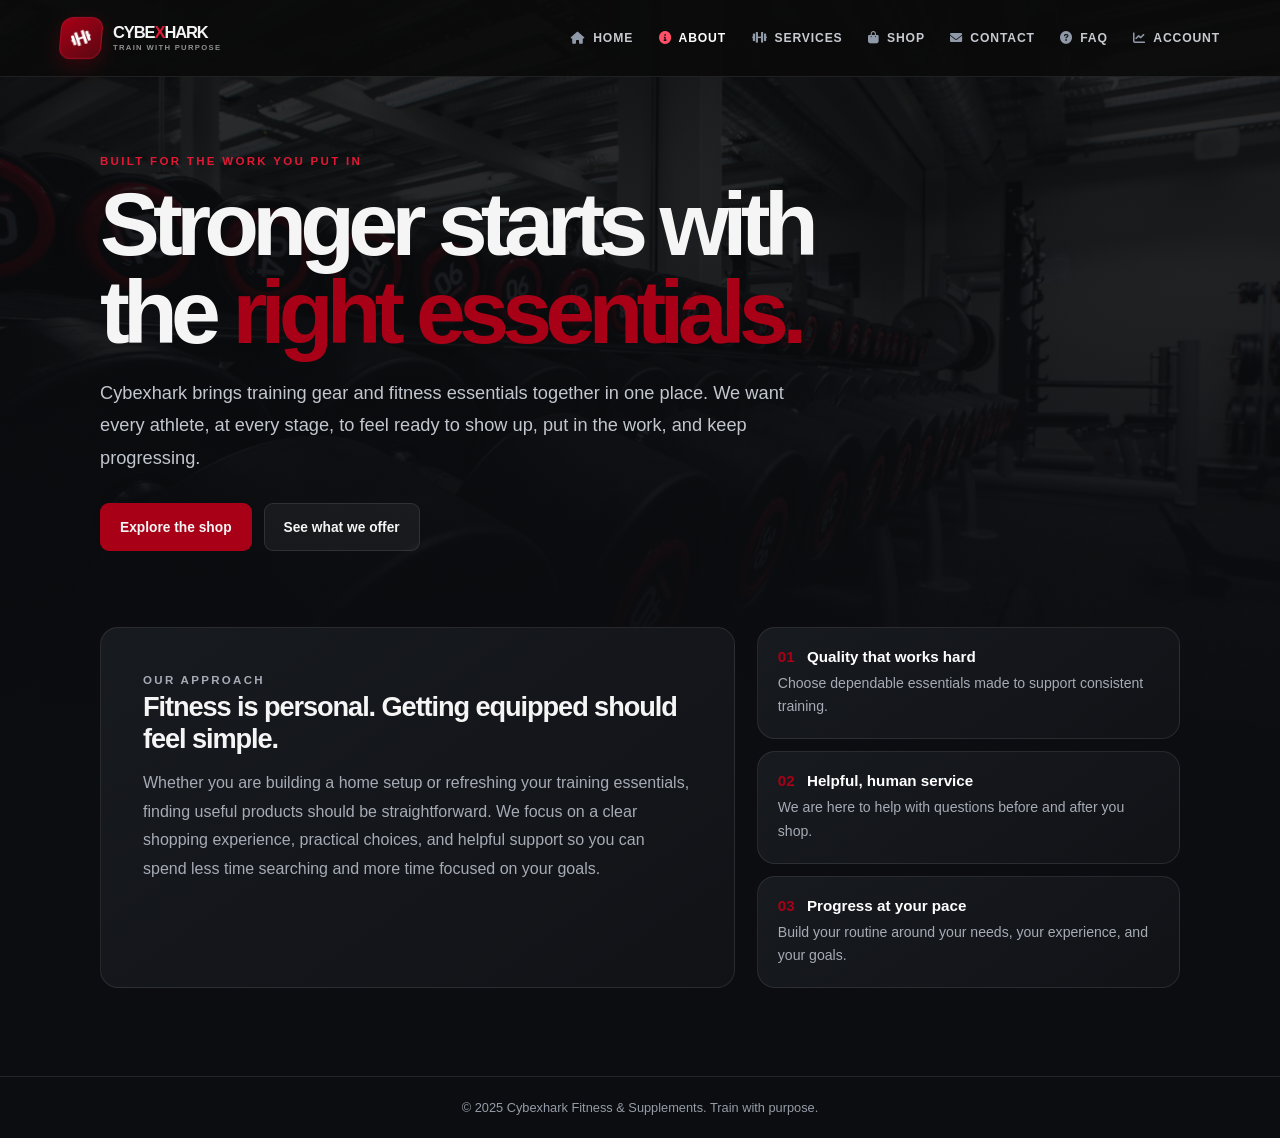
<file: about.html>
<!DOCTYPE html>
<html lang="en">
<head>
    <meta charset="UTF-8">
    <meta name="viewport" content="width=device-width, initial-scale=1.0">
    <meta name="description" content="Learn about Cybexhark, your partner for better training gear and fitness essentials.">
    <link rel="icon" href="letter-c.png" type="image/png">
    <title>About Us | Cybexhark</title>
    <style>
        :root { color-scheme: dark; --bg: #0b0d10; --panel: #14171c; --muted: #a6abb5; --accent: #ef3434; --line: rgba(255,255,255,.1); }
        * { box-sizing: border-box; }
        body { min-width: 320px; margin: 0; color: #f7f7f8; background: linear-gradient(180deg, rgba(8,9,11,.84), #0b0d10 760px), url('gym.jpg') center top / cover fixed; font-family: Inter, "Segoe UI", Arial, sans-serif; }
        a { color: inherit; text-decoration: none; }
        .site-header { position: sticky; top: 0; z-index: 5; border-bottom: 1px solid var(--line); background: rgba(10,11,13,.91); backdrop-filter: blur(14px); }
        .nav { width: min(1160px, calc(100% - 40px)); min-height: 72px; margin: auto; display: flex; align-items: center; justify-content: space-between; gap: 24px; }
        .brand { font-weight: 900; font-size: 1.3rem; letter-spacing: -.07em; }
        .brand span { color: var(--accent); }
        .nav-links { display: flex; flex-wrap: wrap; align-items: center; gap: 8px 25px; margin: 0; padding: 0; list-style: none; }
        .nav-links a { color: #c7cad0; font-size: .8rem; font-weight: 700; letter-spacing: .08em; }
        .nav-links a:hover, .nav-links a[aria-current="page"] { color: #ff6868; }
        main { width: min(1080px, calc(100% - 40px)); margin: auto; padding: 78px 0 88px; }
        .eyebrow { margin: 0 0 14px; color: #ff6666; font-size: .72rem; font-weight: 850; letter-spacing: .2em; }
        h1, h2, p { margin-top: 0; }
        h1 { max-width: 780px; margin-bottom: 20px; font-size: clamp(2.8rem, 7vw, 5.6rem); line-height: .98; letter-spacing: -.075em; }
        h1 span { color: var(--accent); }
        .intro { max-width: 710px; color: #c2c6ce; font-size: clamp(1rem, 2vw, 1.14rem); line-height: 1.8; }
        .hero-actions { display: flex; flex-wrap: wrap; gap: 12px; margin-top: 28px; }
        .button { display: inline-flex; min-height: 48px; align-items: center; justify-content: center; padding: 0 19px; border: 1px solid var(--line); border-radius: 9px; font-size: .86rem; font-weight: 800; transition: transform .2s ease, background .2s ease; }
        .button:hover { transform: translateY(-2px); }
        .button-primary { border-color: var(--accent); background: var(--accent); }
        .button-secondary { background: rgba(255,255,255,.05); }
        .story-grid { display: grid; grid-template-columns: minmax(0, 1.2fr) minmax(250px, .8fr); gap: 22px; margin-top: 76px; }
        .story-card, .value-card { border: 1px solid var(--line); border-radius: 18px; background: linear-gradient(145deg, rgba(23,26,31,.97), rgba(16,18,22,.97)); }
        .story-card { padding: clamp(24px, 5vw, 42px); }
        .story-card h2 { margin-bottom: 14px; font-size: 1.7rem; letter-spacing: -.04em; }
        .story-card p { margin-bottom: 0; color: var(--muted); line-height: 1.8; }
        .values { display: grid; gap: 12px; }
        .value-card { padding: 20px; }
        .value-card b { display: block; margin-bottom: 7px; color: #fff; font-size: .95rem; }
        .value-card p { margin: 0; color: var(--muted); font-size: .88rem; line-height: 1.65; }
        .value-card b span { margin-right: 8px; color: var(--accent); }
        footer { padding: 23px 20px; border-top: 1px solid var(--line); color: #969ca7; text-align: center; font-size: .8rem; }
        @media (max-width: 700px) { .nav { align-items: flex-start; flex-direction: column; padding: 16px 0; gap: 14px; } .nav-links { gap: 11px 18px; } main { padding-top: 58px; } .story-grid { grid-template-columns: 1fr; margin-top: 50px; } }
        @media (prefers-reduced-motion: reduce) { *, *::before, *::after { scroll-behavior: auto !important; transition-duration: .01ms !important; } }
    </style>
    <link rel="stylesheet" href="https://cdnjs.cloudflare.com/ajax/libs/font-awesome/6.0.0/css/all.min.css">
    <link rel="stylesheet" href="cybex-theme.css">
</head>
<body>
    <header class="responsive-site-header">
        <nav class="responsive-site-nav" aria-label="Main navigation">
            <a class="dashboard-brand" href="index.html" aria-label="Cybexhark home">
                <span class="dashboard-brand-mark" aria-hidden="true"><i class="fa-solid fa-dumbbell"></i></span>
                <span class="dashboard-brand-wordmark"><span class="dashboard-brand-name">CYBE<span>X</span>HARK</span><small>TRAIN WITH PURPOSE</small></span>
            </a>
            <button class="site-menu-toggle" type="button" aria-controls="site-menu" aria-expanded="false" aria-label="Open navigation menu"><i class="fa-solid fa-bars" aria-hidden="true"></i></button>
            <div class="site-menu" id="site-menu" aria-label="Site pages">
                <button class="site-menu-close" type="button" aria-label="Close navigation menu"><i class="fa-solid fa-xmark" aria-hidden="true"></i></button>
                <a class="dashboard-brand site-menu-brand" href="index.html" aria-label="Cybexhark home">
                    <span class="dashboard-brand-mark" aria-hidden="true"><i class="fa-solid fa-dumbbell"></i></span>
                    <span class="dashboard-brand-wordmark"><span class="dashboard-brand-name">CYBE<span>X</span>HARK</span><small>TRAIN WITH PURPOSE</small></span>
                </a>
                <h2 class="site-menu-title">Menu</h2>
                <ul class="site-menu-links">
                    <li><a href="index.html"><i class="fa-solid fa-house" aria-hidden="true"></i>HOME</a></li><li><a href="about.html" aria-current="page"><i class="fa-solid fa-circle-info" aria-hidden="true"></i>ABOUT</a></li>
                    <li><a href="service.html"><i class="fa-solid fa-dumbbell" aria-hidden="true"></i>SERVICES</a></li><li><a href="shop.html"><i class="fa-solid fa-bag-shopping" aria-hidden="true"></i>SHOP</a></li>
                    <li><a href="contact.html"><i class="fa-solid fa-envelope" aria-hidden="true"></i>CONTACT</a></li><li><a href="faq.html"><i class="fa-solid fa-circle-question" aria-hidden="true"></i>FAQ</a></li><li><a href="dashboard.html"><i class="fa-solid fa-chart-line" aria-hidden="true"></i>ACCOUNT</a></li>
                </ul>
            </div>
            <button class="site-menu-backdrop" type="button" aria-label="Close navigation menu" hidden></button>
        </nav>
    </header>
    <main>
        <p class="eyebrow">BUILT FOR THE WORK YOU PUT IN</p>
        <h1>Stronger starts with the <span>right essentials.</span></h1>
        <p class="intro">Cybexhark brings training gear and fitness essentials together in one place. We want every athlete, at every stage, to feel ready to show up, put in the work, and keep progressing.</p>
        <div class="hero-actions">
            <a class="button button-primary" href="shop.html">Explore the shop</a>
            <a class="button button-secondary" href="service.html">See what we offer</a>
        </div>
        <section class="story-grid" aria-label="Our story and values">
            <article class="story-card">
                <p class="eyebrow">OUR APPROACH</p>
                <h2>Fitness is personal. Getting equipped should feel simple.</h2>
                <p>Whether you are building a home setup or refreshing your training essentials, finding useful products should be straightforward. We focus on a clear shopping experience, practical choices, and helpful support so you can spend less time searching and more time focused on your goals.</p>
            </article>
            <div class="values">
                <article class="value-card"><b><span>01</span> Quality that works hard</b><p>Choose dependable essentials made to support consistent training.</p></article>
                <article class="value-card"><b><span>02</span> Helpful, human service</b><p>We are here to help with questions before and after you shop.</p></article>
                <article class="value-card"><b><span>03</span> Progress at your pace</b><p>Build your routine around your needs, your experience, and your goals.</p></article>
            </div>
        </section>
    </main>
    <footer>&copy; 2025 Cybexhark Fitness &amp; Supplements. Train with purpose.</footer>
    <script src="cybex-navigation.js" defer></script>
    <script src="cybex-motion.js" defer></script>
</body>
</html>
</file>
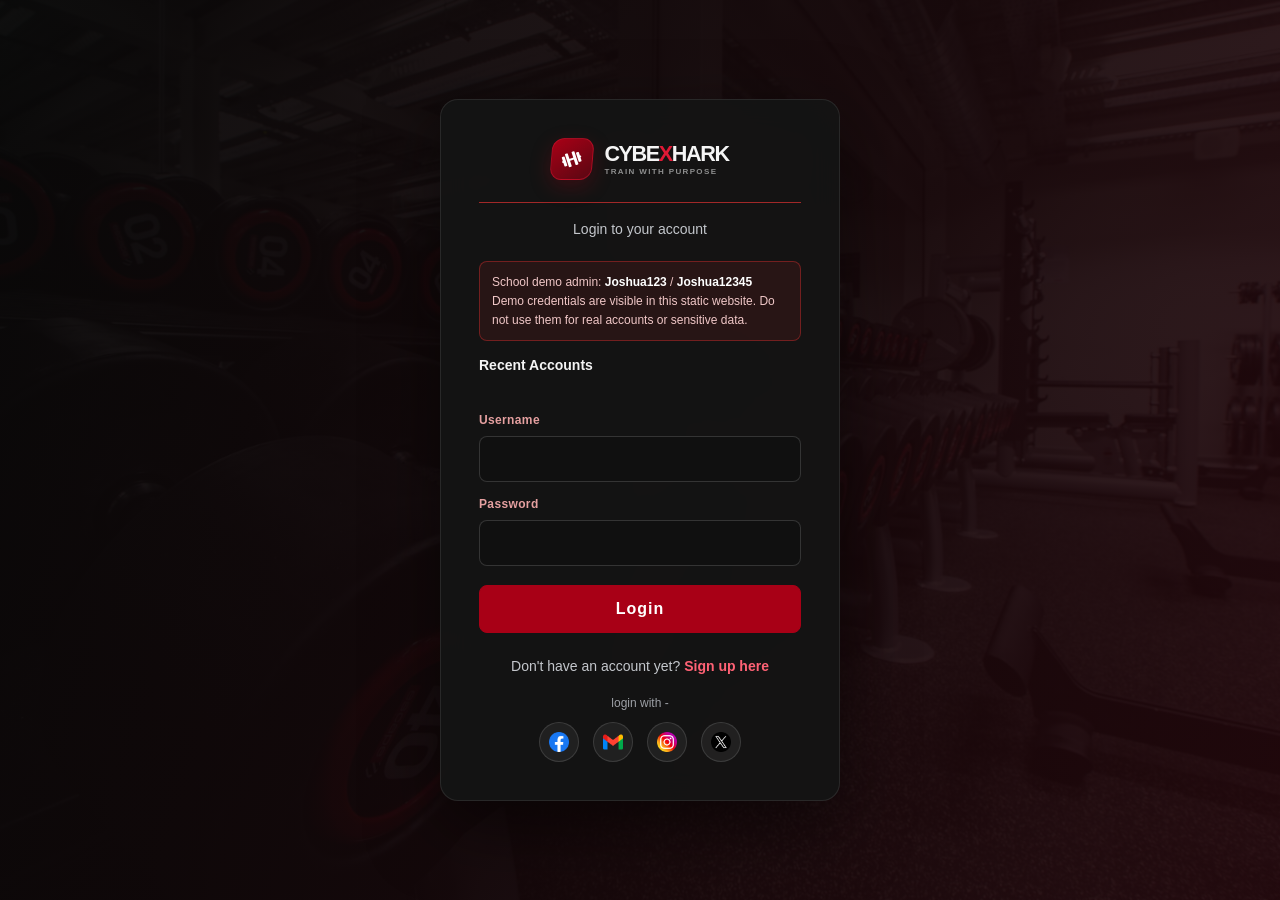
<file: checkout.html>
<!DOCTYPE html>
<html lang="en">
<head>
    <meta charset="UTF-8">
    <meta name="viewport" content="width=device-width, initial-scale=1.0">
    <link rel="icon" href="letter-c.png" type="image/x-icon">
    <title>Checkout - Cybexhark</title>
    <style>
        /* Basic Reset */
        * {
            margin: 0;
            padding: 0;
            box-sizing: border-box;
        }

        /* Body Styles */
        body {
            font-family: system-ui, -apple-system, BlinkMacSystemFont, 'Segoe UI', Roboto, Oxygen, Ubuntu, Cantarell, 'Open Sans', 'Helvetica Neue', sans-serif;    
            background: linear-gradient(to top, rgba(0, 0, 0, 0.7) 50%, rgba(0, 0, 0, 0.7) 50%), url('gym.jpg');
            background-size: cover;
            background-position: center;
            background-attachment: fixed;
            height: 100vh;
            color: #fff;
        }

        /* Navbar Styles */
        .navbar {
    background:linear-gradient(black,rgba(0, 0, 0, 0.692)); 
    color: white;
    padding: 10px;
    display: flex;
    justify-content: space-between;
    align-items: center;
    position: fixed;
    width:100%;
    border: 2px solid black;
}

.navbar .logo {
    color: rgb(177, 0, 0);
    margin-top: 5px;
    font-size: 25px;
    font-family: 'Times New Roman', Times, serif;
    flex-grow: 0; /* Ensures the logo grows to take available space */
    padding-left:10px;  
    text-shadow: 0px 5px 8px #4d0000;
    position: relative;
}

.navbar .menu ul {
    display:flex;
    justify-content: center;
}

.navbar .menu ul li { 
    display:flex;
    text-align: center
    list-style: none;
    padding-left: 150px;
    margin-top: 15px;
    font-size: 11px;
}

.menu ul li a {
    text-decoration: none;
    color: #fff;    
    font-family: Arial;
    font-weight: bold;
    transition: 0.4s ease-in-out;
}

.navbar .menu ul li a:hover {
    color: rgb(207, 0, 0);
    text-shadow: 0px 0px 4px rgba(182, 0, 0, 0.794);
}
        /* Checkout Section */
        .content {
    text-align: center;
    padding: 100px 20px;
}

        #cart-items {
            display: flex;
            flex-direction: column;
            gap: 15px;
            margin: 20px auto;
            width: 80%;
            max-width: 900px;
        }

        .cart-item {
            background: rgba(0, 0, 0, 0.63);
            border-radius: 10px;
            padding: 20px;
            box-shadow: 20px 20px 40px rgb(0, 0, 0);
            display: flex;
            align-items: center;
            gap: 20px; 
        }

        .cart-item img {
            width: 150px;  
            height: 150px; 
            object-fit: cover;
            border-radius: 10px;
        }

        .cart-item .item-info {
            display: flex;
            flex-direction: column;
            justify-content: space-between;
            width: 100%; 
        }

        .cart-item h3 {
            font-size: 20px;
            font-weight: bold;
        }

        .cart-item p {
            font-size: 16px;
        }

        #total-cost {
            font-size: 24px;
            font-weight: bold;
            color: #fff;
            margin-top: 20px;
        }

        #checkout-buttons {
            margin-top: 30px;
        }

        #checkout-buttons button {
            background-color: #333;
            color: white;
            padding: 12px 30px;
            border: none;
            border-radius: 25px;
            font-size: 16px;
            margin: 10px;
            cursor: pointer;
            transition: background-color 0.3s ease, transform 0.3s ease;
        }

        #checkout-buttons button:hover {
            background-color: darkred;
            transform: translateY(-3px);
            border: none;
        }

        /* Empty Cart Message */
        .empty-cart-message {
            color: #ffffff69;
            font-size: 18px;
            text-align: center;
            margin-top: 20px;
            padding: 10px;
            border-radius: 5px;
        }
        #back{
            background-color: #333;
            color: white;
            padding: 12px 30px;
            border: none;
            border-radius: 25px;
            font-size: 16px;
            margin: 10px;
            cursor: pointer;
            transition: background-color 0.3s ease, transform 0.3s ease;
        }

        :root {
            color-scheme: dark;
            --checkout-accent: #ef3434;
            --checkout-muted: #aeb3bb;
        }

        html {
            min-width: 320px;
        }

        body {
            min-height: 100vh;
            height: auto;
            background:
                linear-gradient(180deg, rgba(8, 9, 11, 0.86), #0b0c0f 42rem),
                url('gym.jpg') center top / cover fixed;
            font-family: Arial, Helvetica, sans-serif;
        }

        .navbar {
            position: sticky;
            top: 0;
            z-index: 10;
            justify-content: center;
            padding: 14px clamp(18px, 5vw, 72px);
            border: 0;
            border-bottom: 1px solid rgba(255, 255, 255, 0.09);
            background: rgba(10, 11, 13, 0.92);
            box-shadow: 0 8px 28px rgba(0, 0, 0, 0.22);
            backdrop-filter: blur(14px);
        }

        .navbar .menu {
            width: min(1200px, 100%);
        }

        .navbar .menu ul {
            align-items: center;
            flex-wrap: wrap;
            gap: 6px clamp(12px, 2.2vw, 30px);
            list-style: none;
        }

        .navbar .menu ul li {
            display: block;
            margin: 0;
            padding: 0;
            font-size: 0.75rem;
            letter-spacing: 0.08em;
        }

        .navbar .logo {
            margin: 0;
            padding: 0;
            color: #f7f7f8;
            font-family: Arial, Helvetica, sans-serif;
            font-size: 1.4rem;
            font-weight: 800;
            letter-spacing: -0.07em;
            text-shadow: none;
        }

        .navbar .logo::first-letter {
            color: var(--checkout-accent);
        }

        .menu ul li a {
            display: inline-block;
            padding: 9px 0;
            color: #d5d7dc;
            font-family: Arial, Helvetica, sans-serif;
        }

        .navbar .menu ul li a:hover,
        .navbar .menu ul li a:focus-visible {
            color: var(--checkout-accent);
            text-shadow: none;
        }

        .content {
            width: min(1000px, 100%);
            margin: 0 auto;
            padding: clamp(38px, 7vw, 76px) clamp(16px, 4vw, 36px) 64px;
            text-align: left;
        }

        .checkout-heading {
            margin-bottom: 30px;
            text-align: center;
        }

        .checkout-eyebrow {
            margin-bottom: 10px;
            color: var(--checkout-accent);
            font-size: 0.72rem;
            font-weight: 800;
            letter-spacing: 0.2em;
        }

        .checkout-heading h1 {
            margin-bottom: 10px;
            color: #fff;
            font-size: clamp(2.15rem, 6vw, 3.6rem);
            letter-spacing: -0.06em;
        }

        .checkout-heading > p:last-child {
            color: var(--checkout-muted);
            font-size: 0.95rem;
            line-height: 1.6;
        }

        #cart-items {
            width: 100%;
            max-width: 820px;
            margin: 0 auto;
            gap: 14px;
        }

        .cart-item {
            display: grid;
            grid-template-columns: 128px minmax(0, 1fr);
            gap: 8px 20px;
            padding: 18px;
            border: 1px solid rgba(255, 255, 255, 0.09);
            border-radius: 16px;
            background: linear-gradient(145deg, rgba(31, 34, 39, 0.97), rgba(18, 20, 23, 0.97));
            box-shadow: 0 14px 35px rgba(0, 0, 0, 0.25);
            text-align: left;
        }

        .cart-item img {
            grid-row: 1 / span 5;
            width: 128px;
            height: 128px;
            border-radius: 11px;
            object-fit: contain;
            background: #f5f5f3;
            box-shadow: none;
        }

        .cart-item h3 {
            align-self: end;
            color: #fff;
            font-size: 1.1rem;
            text-shadow: none;
        }

        .cart-item p {
            color: var(--checkout-muted);
            font-size: 0.88rem;
            line-height: 1.5;
        }

        .cart-item p:nth-of-type(2) {
            color: #fff;
            font-size: 1rem;
            font-weight: 800;
        }

        .cart-item .quantity {
            width: 76px;
            margin-left: 6px;
            padding: 6px 8px;
            border: 1px solid rgba(255, 255, 255, 0.18);
            border-radius: 7px;
            background: #101114;
            color: #fff;
            font: inherit;
        }

        .cart-item button {
            justify-self: start;
            margin: 2px 0 0;
            padding: 8px 13px;
            border: 1px solid rgba(239, 52, 52, 0.5);
            border-radius: 7px;
            background: rgba(239, 52, 52, 0.12);
            color: #ff8585;
            font-size: 0.8rem;
            font-weight: 700;
        }

        .cart-item button:hover {
            background: var(--checkout-accent);
            color: #fff;
        }

        #total-cost {
            width: min(820px, 100%);
            margin: 20px auto 0;
            padding: 18px 20px;
            border: 1px solid rgba(255, 255, 255, 0.1);
            border-radius: 12px;
            background: rgba(255, 255, 255, 0.05);
            color: #fff;
            font-size: 1.3rem;
            text-align: right;
        }

        .empty-cart-message {
            width: min(820px, 100%);
            margin: 0 auto;
            padding: 24px;
            border: 1px solid rgba(255, 255, 255, 0.1);
            border-radius: 14px;
            background: rgba(255, 255, 255, 0.04);
            color: var(--checkout-muted);
        }

        #checkout-buttons {
            display: flex;
            flex-wrap: wrap;
            justify-content: center;
            gap: 10px;
            margin-top: 24px;
        }

        #checkout-buttons button,
        #back {
            min-width: 150px;
            margin: 0;
            padding: 12px 20px;
            border: 1px solid rgba(255, 255, 255, 0.14);
            border-radius: 9px;
            background: #25282e;
            color: #fff;
            font-size: 0.9rem;
            font-weight: 750;
        }

        #checkout-buttons #confirm-order {
            border-color: var(--checkout-accent);
            background: var(--checkout-accent);
        }

        #checkout-buttons button:hover,
        #back:hover {
            transform: translateY(-2px);
            background: #c9272d;
        }

        .cart-item button:focus-visible,
        #checkout-buttons button:focus-visible,
        .cart-item input:focus-visible,
        .navbar a:focus-visible {
            outline: 3px solid #fff;
            outline-offset: 3px;
        }

        @media (max-width: 700px) {
            .navbar {
                padding: 12px 18px;
            }

            .navbar .menu ul {
                justify-content: flex-start;
                gap: 2px 18px;
            }

            .navbar .menu ul li {
                font-size: 0.67rem;
            }

            .content {
                padding-top: 42px;
            }
        }

        @media (max-width: 520px) {
            .cart-item {
                grid-template-columns: 84px minmax(0, 1fr);
                gap: 7px 13px;
                padding: 13px;
            }

            .cart-item img {
                width: 84px;
                height: 84px;
                grid-row: 1 / span 5;
            }

            .cart-item h3 {
                font-size: 0.98rem;
            }

            .cart-item p {
                font-size: 0.8rem;
            }

            #checkout-buttons {
                flex-direction: column;
            }

            #checkout-buttons button,
            #back {
                width: 100%;
            }
        }

    </style>
    <script>
        if (!localStorage.getItem('loggedInUser')) {
            window.location.replace('login.html?returnTo=checkout.html');
        }
    </script>
    <link rel="stylesheet" href="https://cdnjs.cloudflare.com/ajax/libs/font-awesome/6.0.0/css/all.min.css">
    <link rel="stylesheet" href="cybex-theme.css">
</head>
<body>

    <div class="main">
        <header class="responsive-site-header">
            <nav class="responsive-site-nav" aria-label="Main navigation">
                <a class="dashboard-brand" href="index.html" aria-label="Cybexhark home">
                    <span class="dashboard-brand-mark" aria-hidden="true"><i class="fa-solid fa-dumbbell"></i></span>
                    <span class="dashboard-brand-wordmark"><span class="dashboard-brand-name">CYBE<span>X</span>HARK</span><small>TRAIN WITH PURPOSE</small></span>
                </a>
                <button class="site-menu-toggle" type="button" aria-controls="site-menu" aria-expanded="false" aria-label="Open navigation menu"><i class="fa-solid fa-bars" aria-hidden="true"></i></button>
                <div class="site-menu" id="site-menu" aria-label="Site pages">
                    <button class="site-menu-close" type="button" aria-label="Close navigation menu"><i class="fa-solid fa-xmark" aria-hidden="true"></i></button>
                    <a class="dashboard-brand site-menu-brand" href="index.html" aria-label="Cybexhark home">
                        <span class="dashboard-brand-mark" aria-hidden="true"><i class="fa-solid fa-dumbbell"></i></span>
                        <span class="dashboard-brand-wordmark"><span class="dashboard-brand-name">CYBE<span>X</span>HARK</span><small>TRAIN WITH PURPOSE</small></span>
                    </a>
                    <h2 class="site-menu-title">Menu</h2>
                    <ul class="site-menu-links">
                        <li><a href="index.html"><i class="fa-solid fa-house" aria-hidden="true"></i>HOME</a></li><li><a href="about.html"><i class="fa-solid fa-circle-info" aria-hidden="true"></i>ABOUT</a></li>
                        <li><a href="service.html"><i class="fa-solid fa-dumbbell" aria-hidden="true"></i>SERVICE</a></li><li><a href="shop.html"><i class="fa-solid fa-bag-shopping" aria-hidden="true"></i>SHOP</a></li>
                        <li><a href="contact.html"><i class="fa-solid fa-envelope" aria-hidden="true"></i>CONTACT</a></li><li><a href="dashboard.html"><i class="fa-solid fa-chart-line" aria-hidden="true"></i>DASHBOARD</a></li>
                    </ul>
                </div>
                <button class="site-menu-backdrop" type="button" aria-label="Close navigation menu" hidden></button>
            </nav>
        </header>
        <div class="content">
                    <header class="checkout-heading">
                        <p class="checkout-eyebrow">YOUR ORDER</p>
                        <h1>Checkout</h1>
                        <p>Review your items and quantities before continuing to payment.</p>
                    </header>
            <div id="cart-items"></div>
            <div id="total-cost"></div>

            <!-- Empty Cart Message -->
            <div id="empty-cart-message" class="empty-cart-message" style="display: none;">
                You don’t have an order yet. Please place an order.
            </div>

            <div id="checkout-buttons">
                <button id="confirm-order">Confirm Order</button>
                <button id="cancel-order">Cancel Order</button>
                <button id="back"><a href="shop.html" style="color: white; text-decoration: none;">Back</a></button>
            </div>
            
        </div>
    </div>

    <script>
        let cart = JSON.parse(localStorage.getItem('cart')) || []; // Retrieve cart from localStorage

        // Function to update the cart UI
        function updateCart() {
            const cartItemsDiv = document.getElementById('cart-items');
            const totalCostDiv = document.getElementById('total-cost');
            const emptyCartMessage = document.getElementById('empty-cart-message');

            cartItemsDiv.innerHTML = '';
            let totalCost = 0;

            if (cart.length === 0) {
                emptyCartMessage.style.display = 'block'; // Show the empty cart message
            } else {
                emptyCartMessage.style.display = 'none'; // Hide the empty cart message
            }

            cart.forEach((item, index) => {
                cartItemsDiv.innerHTML += `
                    <div class="cart-item">
                        <img src="${item.image}" loading="lazy" decoding="async">
                        <h3>${item.title}</h3>
                        <p>${item.description}</p>
                        <p>Price: $${item.price}</p>
                        <p>Quantity: 
                            <input type="number" value="${item.quantity}" min="1" id="quantity-${index}" class="quantity">
                        </p>
                        <button onclick="removeItem(${index})">Remove</button>
                    </div>
                    <style>
                        h3{
                         text-shadow: 2px 2px 4px rgb(1, 1, 1);
                         font-weight: bold;
                        }
                         img{
                         box-shadow:20px 20px 40px rgb(0, 0, 0);
                         }
                         button{
                         padding: 5px 5px;
                         transition: background-color 0.3s ease, transform 0.3s ease;
                         border-radius: 5px;
                         border: none;
                         }
                         button:hover{
                         background: darkred;
                         border:none;
                         color: white;
                         }
                        </style>
                `;

                totalCost += item.price * item.quantity;
            });

            totalCostDiv.innerHTML = `Total: $${totalCost.toFixed(2)}`;
        }

        // Update cart when quantity is changed
        document.body.addEventListener('input', function(e) {
            if (e.target.classList.contains('quantity')) {
                const index = e.target.id.split('-')[1];
                const newQuantity = parseInt(e.target.value, 10);
                cart[index].quantity = newQuantity;
                localStorage.setItem('cart', JSON.stringify(cart));
                updateCart();
            }
        });

        // Remove item from cart
        function removeItem(index) {
            cart.splice(index, 1);
            localStorage.setItem('cart', JSON.stringify(cart));
            updateCart();
        }

        // Confirm order
        document.getElementById('confirm-order').addEventListener('click', () => {
            if (cart.length === 0) {
                alert("Your cart is empty!");
                return;
            }
            const user = JSON.parse(localStorage.getItem('loggedInUser') || 'null');
            if (!user || !user.username) {
                window.location.href = 'login.html?returnTo=checkout.html';
                return;
            }

            const items = cart.map(item => ({
                name: item.name || item.title || 'Product',
                image: item.image || item.img || '',
                quantity: Number(item.quantity) || 1,
                price: Number(item.price) || 0
            }));
            const total = items.reduce((sum, item) => sum + item.price * item.quantity, 0);
            localStorage.setItem('pendingOrder', JSON.stringify({
                id: `CY-${Date.now().toString(36).toUpperCase()}`,
                username: user.username,
                createdAt: new Date().toISOString(),
                items,
                total
            }));
            window.location.href = 'payment.html';
        });

        // Cancel order
        document.getElementById('cancel-order').addEventListener('click', () => {
            localStorage.removeItem('cart');
            localStorage.removeItem('pendingOrder');
            window.location.href = 'shop.html'; // Redirect to shop page
        });

        // Initialize the cart
        updateCart();

    </script>
    <script src="cybex-navigation.js" defer></script>
    <script src="cybex-motion.js" defer></script>
</body>
</html>
</file>
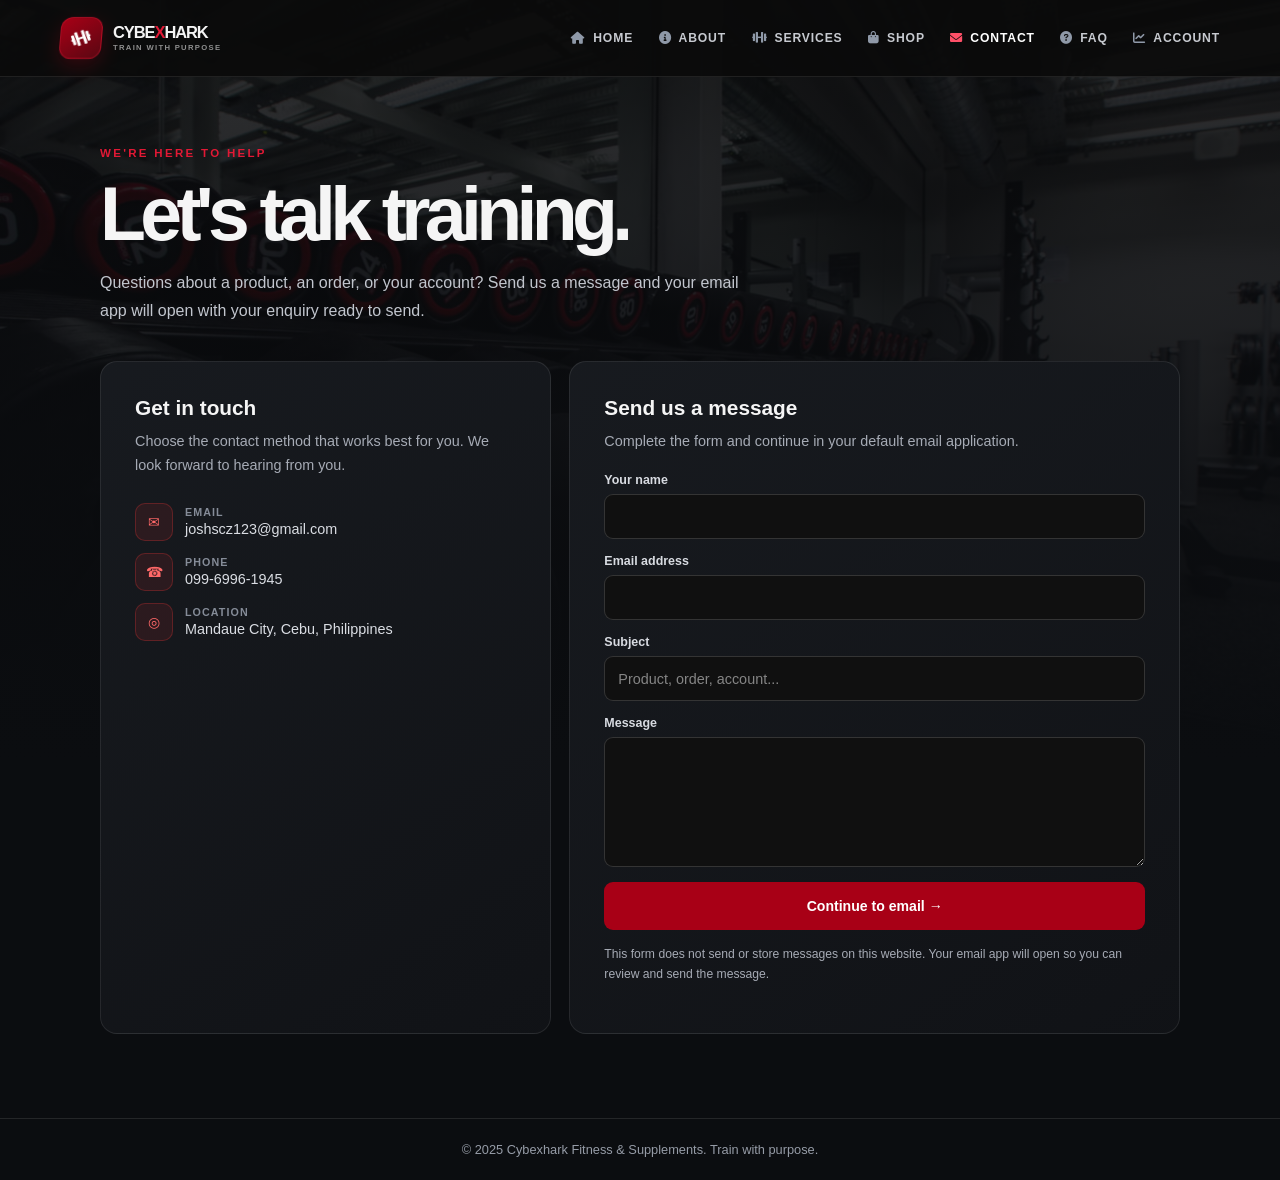
<file: contact.html>
<!DOCTYPE html>
<html lang="en">
<head>
    <meta charset="UTF-8">
    <meta name="viewport" content="width=device-width, initial-scale=1.0">
    <meta name="description" content="Contact Cybexhark for product, order, or account support.">
    <link rel="icon" href="letter-c.png" type="image/png">
    <title>Contact Us | Cybexhark</title>
    <style>
        :root { color-scheme: dark; --muted: #a6abb5; --accent: #ef3434; --line: rgba(255,255,255,.1); }
        * { box-sizing: border-box; }
        body { min-width: 320px; margin: 0; color: #f7f7f8; background: linear-gradient(180deg, rgba(8,9,11,.84), #0b0d10 760px), url('gym.jpg') center top / cover fixed; font-family: Inter, "Segoe UI", Arial, sans-serif; }
        a { color: inherit; text-decoration: none; }
        .site-header { position: sticky; top: 0; z-index: 5; border-bottom: 1px solid var(--line); background: rgba(10,11,13,.91); backdrop-filter: blur(14px); }
        .nav { width: min(1160px, calc(100% - 40px)); min-height: 72px; margin: auto; display: flex; align-items: center; justify-content: space-between; gap: 24px; }
        .brand { font-weight: 900; font-size: 1.3rem; letter-spacing: -.07em; }
        .brand span { color: var(--accent); }
        .nav-links { display: flex; flex-wrap: wrap; align-items: center; gap: 8px 25px; margin: 0; padding: 0; list-style: none; }
        .nav-links a { color: #c7cad0; font-size: .8rem; font-weight: 700; letter-spacing: .08em; }
        .nav-links a:hover, .nav-links a[aria-current="page"] { color: #ff6868; }
        main { width: min(1080px, calc(100% - 40px)); margin: auto; padding: 70px 0 84px; }
        .eyebrow { margin: 0 0 12px; color: #ff6666; font-size: .72rem; font-weight: 850; letter-spacing: .2em; }
        h1, h2, p { margin-top: 0; }
        h1 { margin-bottom: 12px; font-size: clamp(2.7rem, 7vw, 4.7rem); letter-spacing: -.075em; }
        .intro { max-width: 650px; margin-bottom: 36px; color: #c2c6ce; line-height: 1.75; }
        .contact-grid { display: grid; grid-template-columns: minmax(0, .85fr) minmax(0, 1.15fr); gap: 18px; }
        .contact-card { padding: clamp(23px, 4vw, 34px); border: 1px solid var(--line); border-radius: 17px; background: linear-gradient(145deg, rgba(23,26,31,.97), rgba(16,18,22,.97)); }
        .contact-card h2 { margin-bottom: 9px; font-size: 1.3rem; }
        .contact-card > p { color: var(--muted); font-size: .9rem; line-height: 1.7; }
        .contact-details { display: grid; gap: 12px; margin: 25px 0 0; padding: 0; list-style: none; }
        .contact-details li { display: grid; grid-template-columns: 38px minmax(0, 1fr); align-items: center; gap: 12px; color: #daddE3; font-size: .9rem; }
        .contact-icon { display: grid; width: 38px; height: 38px; place-items: center; border: 1px solid rgba(239,52,52,.27); border-radius: 10px; background: rgba(239,52,52,.1); color: #ff6868; }
        .contact-details small { display: block; margin-bottom: 3px; color: #858c98; font-size: .67rem; font-weight: 800; letter-spacing: .1em; }
        .contact-details a:hover { color: #ff7777; }
        form { display: grid; gap: 15px; margin-top: 20px; }
        .field { display: grid; gap: 7px; }
        label { color: #d8dbe1; font-size: .78rem; font-weight: 750; }
        input, textarea { width: 100%; min-height: 45px; padding: 12px 13px; border: 1px solid rgba(255,255,255,.13); border-radius: 9px; background: #0e1013; color: #fff; font: inherit; font-size: .9rem; }
        textarea { min-height: 130px; resize: vertical; }
        input:focus, textarea:focus { border-color: var(--accent); outline: 3px solid rgba(239,52,52,.17); }
        button { min-height: 48px; padding: 0 18px; border: 0; border-radius: 9px; background: var(--accent); color: #fff; cursor: pointer; font: inherit; font-size: .88rem; font-weight: 850; }
        button:hover { background: #d62929; }
        .form-note, #contactStatus { margin: 0; color: var(--muted); font-size: .76rem; line-height: 1.6; }
        #contactStatus:not(:empty) { color: #ffaaaa; }
        footer { padding: 23px 20px; border-top: 1px solid var(--line); color: #969ca7; text-align: center; font-size: .8rem; }
        @media (max-width: 700px) { .nav { align-items: flex-start; flex-direction: column; padding: 16px 0; gap: 14px; } .nav-links { gap: 11px 18px; } main { padding-top: 54px; } .contact-grid { grid-template-columns: 1fr; } }
        @media (prefers-reduced-motion: reduce) { *, *::before, *::after { transition-duration: .01ms !important; } }
    </style>
    <link rel="stylesheet" href="https://cdnjs.cloudflare.com/ajax/libs/font-awesome/6.0.0/css/all.min.css">
    <link rel="stylesheet" href="cybex-theme.css">
</head>
<body>
    <header class="responsive-site-header">
        <nav class="responsive-site-nav" aria-label="Main navigation">
            <a class="dashboard-brand" href="index.html" aria-label="Cybexhark home">
                <span class="dashboard-brand-mark" aria-hidden="true"><i class="fa-solid fa-dumbbell"></i></span>
                <span class="dashboard-brand-wordmark"><span class="dashboard-brand-name">CYBE<span>X</span>HARK</span><small>TRAIN WITH PURPOSE</small></span>
            </a>
            <button class="site-menu-toggle" type="button" aria-controls="site-menu" aria-expanded="false" aria-label="Open navigation menu"><i class="fa-solid fa-bars" aria-hidden="true"></i></button>
            <div class="site-menu" id="site-menu" aria-label="Site pages">
                <button class="site-menu-close" type="button" aria-label="Close navigation menu"><i class="fa-solid fa-xmark" aria-hidden="true"></i></button>
                <a class="dashboard-brand site-menu-brand" href="index.html" aria-label="Cybexhark home">
                    <span class="dashboard-brand-mark" aria-hidden="true"><i class="fa-solid fa-dumbbell"></i></span>
                    <span class="dashboard-brand-wordmark"><span class="dashboard-brand-name">CYBE<span>X</span>HARK</span><small>TRAIN WITH PURPOSE</small></span>
                </a>
                <h2 class="site-menu-title">Menu</h2>
                <ul class="site-menu-links">
                    <li><a href="index.html"><i class="fa-solid fa-house" aria-hidden="true"></i>HOME</a></li><li><a href="about.html"><i class="fa-solid fa-circle-info" aria-hidden="true"></i>ABOUT</a></li>
                    <li><a href="service.html"><i class="fa-solid fa-dumbbell" aria-hidden="true"></i>SERVICES</a></li><li><a href="shop.html"><i class="fa-solid fa-bag-shopping" aria-hidden="true"></i>SHOP</a></li>
                    <li><a href="contact.html" aria-current="page"><i class="fa-solid fa-envelope" aria-hidden="true"></i>CONTACT</a></li><li><a href="faq.html"><i class="fa-solid fa-circle-question" aria-hidden="true"></i>FAQ</a></li><li><a href="dashboard.html"><i class="fa-solid fa-chart-line" aria-hidden="true"></i>ACCOUNT</a></li>
                </ul>
            </div>
            <button class="site-menu-backdrop" type="button" aria-label="Close navigation menu" hidden></button>
        </nav>
    </header>
    <main>
        <p class="eyebrow">WE'RE HERE TO HELP</p>
        <h1>Let's talk <span>training.</span></h1>
        <p class="intro">Questions about a product, an order, or your account? Send us a message and your email app will open with your enquiry ready to send.</p>
        <section class="contact-grid">
            <article class="contact-card">
                <h2>Get in touch</h2>
                <p>Choose the contact method that works best for you. We look forward to hearing from you.</p>
                <ul class="contact-details">
                    <li><span class="contact-icon" aria-hidden="true">&#9993;</span><span><small>EMAIL</small><a href="mailto:joshscz123@gmail.com">joshscz123@gmail.com</a></span></li>
                    <li><span class="contact-icon" aria-hidden="true">&#9742;</span><span><small>PHONE</small><a href="tel:09969961945">099-6996-1945</a></span></li>
                    <li><span class="contact-icon" aria-hidden="true">&#9678;</span><span><small>LOCATION</small>Mandaue City, Cebu, Philippines</span></li>
                </ul>
            </article>
            <article class="contact-card">
                <h2>Send us a message</h2>
                <p>Complete the form and continue in your default email application.</p>
                <form id="contact-form">
                    <div class="field"><label for="contact-name">Your name</label><input id="contact-name" name="name" autocomplete="name" required></div>
                    <div class="field"><label for="contact-email">Email address</label><input id="contact-email" name="email" type="email" autocomplete="email" required></div>
                    <div class="field"><label for="contact-subject">Subject</label><input id="contact-subject" name="subject" placeholder="Product, order, account..." required></div>
                    <div class="field"><label for="contact-message">Message</label><textarea id="contact-message" name="message" required></textarea></div>
                    <button type="submit">Continue to email <span aria-hidden="true">&rarr;</span></button>
                    <p class="form-note">This form does not send or store messages on this website. Your email app will open so you can review and send the message.</p>
                    <p id="contactStatus" role="status" aria-live="polite"></p>
                </form>
            </article>
        </section>
    </main>
    <footer>&copy; 2025 Cybexhark Fitness &amp; Supplements. Train with purpose.</footer>
    <script>
        document.getElementById('contact-form').addEventListener('submit', event => {
            event.preventDefault();
            const form = new FormData(event.currentTarget);
            const subject = `[Cybexhark] ${form.get('subject')}`;
            const body = `Name: ${form.get('name')}\nEmail: ${form.get('email')}\n\n${form.get('message')}`;
            document.getElementById('contactStatus').textContent = 'Opening your email application. Review the message there and press Send to contact us.';
            window.location.href = `mailto:joshscz123@gmail.com?subject=${encodeURIComponent(subject)}&body=${encodeURIComponent(body)}`;
        });
    </script>
    <script src="cybex-navigation.js" defer></script>
    <script src="cybex-motion.js" defer></script>
</body>
</html>
</file>
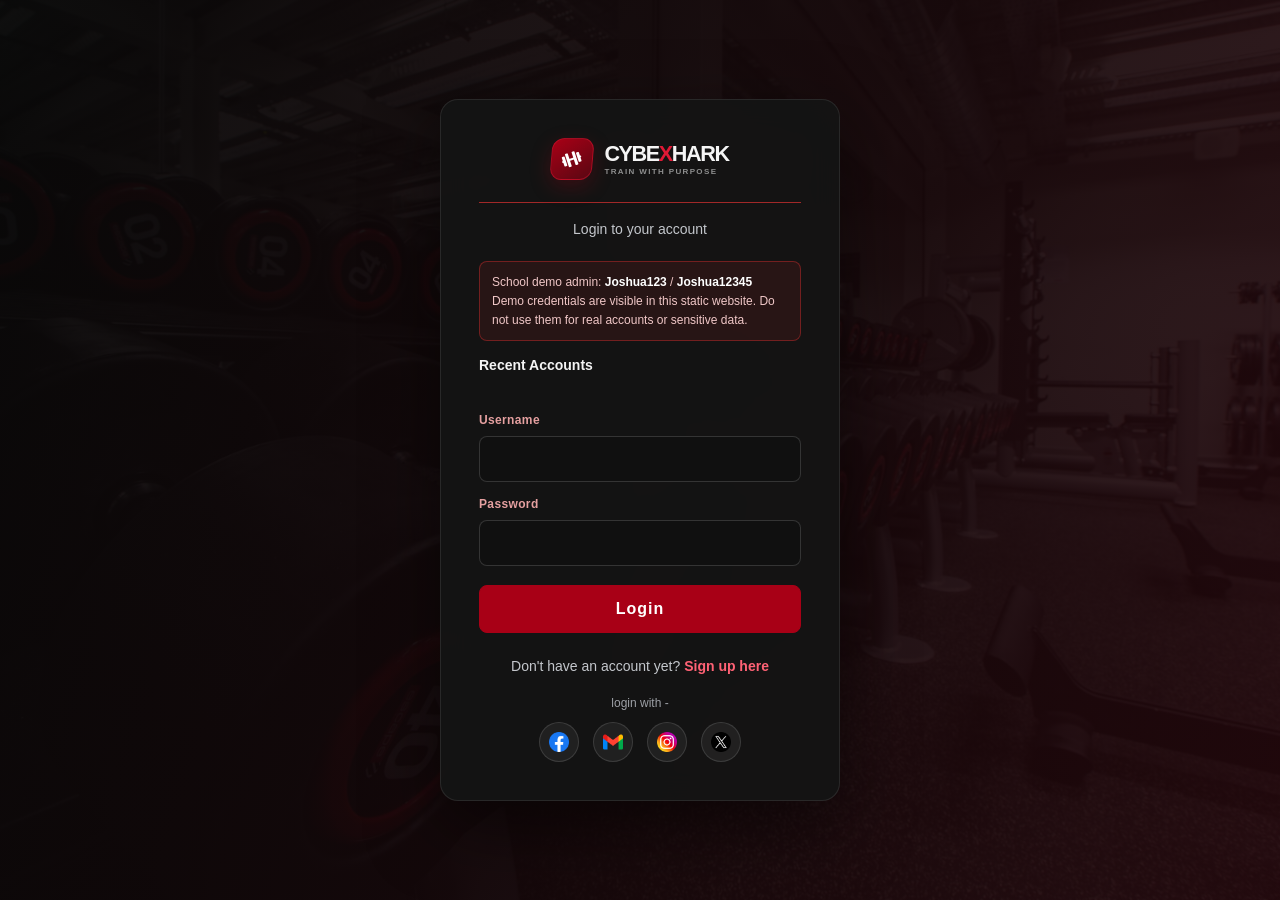
<file: dashboard.html>
<!DOCTYPE html>
<html lang="en">
<head>
    <meta charset="UTF-8">
    <meta name="viewport" content="width=device-width, initial-scale=1.0">
    <link rel="icon" href="letter-c.png" type="image/png">
    <title>Dashboard - Cybexhark</title>
    <link rel="stylesheet" href="https://cdnjs.cloudflare.com/ajax/libs/font-awesome/6.0.0/css/all.min.css">
    <script src="chart.umd.js" defer></script>
    <link rel="stylesheet" href="dashboard.css">
    <link rel="stylesheet" href="cybex-theme.css">
    <script>
        if (!localStorage.getItem('loggedInUser')) {
            window.location.replace('login.html?returnTo=dashboard.html');
        }
    </script>
</head>
<body>
    <div class="sidebar">
        <a class="dashboard-brand" href="index.html" aria-label="Cybexhark home">
            <span class="dashboard-brand-mark" aria-hidden="true"><i class="fa-solid fa-dumbbell"></i></span>
            <span class="dashboard-brand-wordmark"><span class="dashboard-brand-name">CYBE<span>X</span>HARK</span><small>TRAIN WITH PURPOSE</small></span>
        </a>
        <h2 class="sidebar-section-title">Dashboard</h2>
        <ul>
            <li class="admin-only"><button type="button" class="dashboard-nav is-active" data-view="overview"><i class="fa-solid fa-chart-line"></i> Overview</button></li>
            <li class="admin-only"><button type="button" class="dashboard-nav" data-view="customers"><i class="fa-solid fa-users"></i> Customers</button></li>
            <li class="admin-only"><button type="button" class="dashboard-nav" data-view="reports"><i class="fa-solid fa-file-lines"></i> Reports</button></li>
            <li class="customer-only"><button type="button" class="dashboard-nav" data-view="customer-home"><i class="fa-solid fa-house"></i> Dashboard</button></li>
            <li class="customer-only"><button type="button" class="dashboard-nav" data-view="orders"><i class="fa-solid fa-box"></i> My Orders</button></li>
            <li><button type="button" class="dashboard-nav" data-view="settings"><i class="fa-solid fa-sliders"></i> Settings</button></li>
            <li><a href="index.html"><button type="button"><i class="fa-solid fa-house"></i> Home</button></a></li>
            <li><button type="button" id="accountSettingsLink"><i class="fa-solid fa-user"></i> Account</button></li>
            <li><button type="button" id="logoutBtn"><i class="fa-solid fa-arrow-right-from-bracket"></i> Logout</button></li>
        </ul>
        <div class="sidebar-account" id="sidebarAccount">
            <img id="sidebarAvatar" src="user.png" alt="">
            <span><strong id="sidebarName">Account</strong><small id="sidebarRole">Member</small></span>
        </div>
    </div>

    <section class="customer-dashboard" id="customerDashboard" aria-labelledby="customerDashboardTitle" hidden>
        <p class="customer-eyebrow">YOUR CYBEXHARK ACCOUNT</p>
        <h1 id="customerDashboardTitle">Welcome back</h1>
        <p class="customer-intro">Your account is ready. Browse the store or continue to your cart whenever you are.</p>
        <div class="customer-actions">
            <a href="shop.html" class="customer-action customer-action-primary">
                <span class="customer-action-icon" aria-hidden="true"><i class="fa-solid fa-bag-shopping"></i></span>
                <span><strong>Browse the shop</strong><small>Explore equipment and supplements</small></span>
                <span aria-hidden="true">&rarr;</span>
            </a>
            <a href="checkout.html" class="customer-action">
                <span class="customer-action-icon" aria-hidden="true"><i class="fa-solid fa-cart-shopping"></i></span>
                <span><strong>View your cart</strong><small>Review items before checkout</small></span>
                <span aria-hidden="true">&rarr;</span>
            </a>
            <a href="portfolio.html" class="customer-action">
                <span class="customer-action-icon" aria-hidden="true"><i class="fa-solid fa-images"></i></span>
                <span><strong>Project portfolio</strong><small>Browse activities and exercises</small></span>
                <span aria-hidden="true">&rarr;</span>
            </a>
        </div>
        <section class="dashboard-panel customer-orders-panel" aria-labelledby="customerOrdersHeading">
            <div class="panel-heading">
                <div><h2 id="customerOrdersHeading">Recent orders</h2><p>Your purchases, dates, and current order status.</p></div>
                <button type="button" class="secondary-button" data-view="orders">View all orders <i class="fa-solid fa-arrow-right"></i></button>
            </div>
            <div class="table-scroll">
                <table class="data-table customer-orders-table">
                    <thead><tr><th>Order</th><th>Items</th><th>Purchased</th><th>Total</th><th>Status</th></tr></thead>
                    <tbody id="customerRecentOrdersBody"></tbody>
                </table>
            </div>
            <p class="table-empty" id="customerRecentOrdersEmpty" hidden>Your order history will appear here after you complete a purchase.</p>
        </section>
        <div class="customer-note">
            <span class="customer-status-dot" aria-hidden="true"></span>
            <div><strong>Account active</strong><p>Manage your profile from Account in the sidebar.</p></div>
        </div>
    </section>

    <section class="admin-view customer-only" id="ordersView" hidden>
        <header class="dashboard-page-heading">
            <div><p class="dashboard-eyebrow">YOUR PURCHASES</p><h1>My orders</h1><p>Track your purchases and review order details.</p></div>
            <a href="shop.html" class="primary-button"><i class="fa-solid fa-bag-shopping"></i> Continue shopping</a>
        </header>
        <section class="dashboard-panel">
            <div class="table-scroll">
                <table class="data-table customer-orders-table">
                    <thead><tr><th>Order</th><th>Items</th><th>Purchased</th><th>Total</th><th>Status</th></tr></thead>
                    <tbody id="customerAllOrdersBody"></tbody>
                </table>
            </div>
            <p class="table-empty" id="customerAllOrdersEmpty" hidden>Your order history will appear here after you complete a purchase.</p>
        </section>
    </section>

    <div class="main-content">
        <header class="dashboard-page-heading">
            <div><p class="dashboard-eyebrow">CYBEXHARK / ADMIN</p><h1>Overview</h1><p>Store performance at a glance.</p></div>
            <span class="sample-data-badge"><i class="fa-solid fa-circle-info"></i> Sample dashboard data</span>
        </header>
        <div class="dashboard-header">
            <div class="card" style="background: linear-gradient(135deg, #ff0000, #d40000); color: white; box-shadow: 0 4px 15px rgba(212, 0, 0, 0.7);">
                <h3>Products Sold</h3>
                <p>4565</p>
                <p class="card-date">July 29, 2025</p>
            </div>
            <div class="card" style="background: linear-gradient(135deg, #c80000, #ad1919); color: white; box-shadow: 0 4px 15px rgba(223, 16, 16, 0.7);">
                <h3>Net Profit</h3>
                <p>$8541</p>
                <p class="card-date">August 9, 2025</p>
            </div>
            <div class="card" style="background: linear-gradient(135deg, #a50505, #770202); color: white; box-shadow: 0 4px 15px rgba(83, 3, 3, 0.7);">
                <h3>New Orders</h3>
                <p>320</p>
                <p class="card-date">September 11, 2025</p>
            </div>
            <div class="card" style="background: linear-gradient(135deg, #990e0e, #351212); color: white; box-shadow: 0 4px 15px rgba(90, 2, 2, 0.7);">
                <h3>Active Users</h3>
                <p>1400</p>
                <p class="card-date">October 28, 2025</p>
            </div>
            <div class="card" style="background: linear-gradient(135deg, #641616, #640c0c); color: white; box-shadow: 0 4px 15px rgba(83, 2, 2, 0.7);">
                <h3>Overall Sales</h3>
                <p>$15,750</p>
                <p class="card-date">December 25, 2025</p>
            </div>
        </div>
        <div class="charts-container">
            <div class="chart-container">
                <h3>Product Sales</h3>
                <canvas id="salesChart"></canvas>
            </div>
            <div class="chart-container">
                <h3>Order Summary</h3>
                <canvas id="orderChart"></canvas>
            </div>
            <div class="chart-container">
                <h3>Revenue Growth</h3>
                <canvas id="revenueChart"></canvas>
            </div>
            <div class="chart-container">
                <h3>Customer Engagement</h3>
                <canvas id="customerChart"></canvas>
            </div>
        </div> 

        <div class="orders-table">
            <h3>Recent Orders</h3>
            <table>
                <tr>
                    <th></th>
                    <th>Image</th>
                    <th>Product Name</th>
                    <th>Product ID</th>
                    <th>Quantity</th>
                    <th>Price</th>
                    <th>Order Time (date&time)</th>
                    <th>Customer</th>
                    <th>Status</th>
                </tr>
                <tr class="in-transit" id="order1">
                    <td>1</td>
                    <td><img src="creatine.jpg" width="50" style="border-radius: 20px;"></td>
                    <td>Creatine Monohydrate</td>
                    <td>id0000001</td>
                    <td>20</td>
                    <td>$69.99</td>
                    <td>27-08-2025 / 01:22:12</td>
                    <td>Telacas Cirilo</td>
                    <td >In Transit</td>
                </tr>
                <tr class="delivered" id="order2">
                    <td>2</td>
                    <td><img src="Whey Protein.jpg" width="50" style="border-radius: 20px;"></td>
                    <td>Whey Protein</td>
                    <td>id0000002</td>
                    <td>12</td>
                    <td>$55.00</td>
                    <td>25-08-2025 / 21:12:56</td>
                    <td>Arvin Guinoo</td>
                    <td style>Delivered</td>
                </tr>
                <tr class="shipped" id="order3">
                    <td>3</td>
                    <td><img src="david.jpg" width="50" style="border-radius: 20px;"></td>
                    <td>Compression T-shirt</td>
                    <td>id0000020</td>
                    <td>100</td>
                    <td>$25.99</td>
                    <td>25-08-2025 / 02:12:56</td>
                    <td>Josh Mendoza</td>
                    <td>Shipped</td>
                </tr>
                <tr class="delivered" id="order4">
                    <td>4</td>
                    <td><img src="euphoria.png" width="50" style="border-radius: 20px;"></td>
                    <td>Euphoria Pre-workout</td>
                    <td>id000911</td>
                    <td>27</td>
                    <td>$59.99</td>
                    <td>25-08-2025 / 02:12:56</td>
                    <td>Horace Angana</td>
                    <td>Delivered</td>
                </tr>
                <tr class="in-transit" id="order5">
                    <td>5</td>
                    <td><img src="creatine.jpg" width="50" style="border-radius: 20px;"></td>
                    <td>Creatine Monohydrate</td>
                    <td>id69</td>
                    <td>25</td>
                    <td>$69.99</td>
                    <td>23-04-2025 / 03:00:36</td>
                    <td>Josh Mendoza</td>
                    <td>In Transit</td>
                </tr>
                <tr class="in-transit" id="order6">
                    <td>6</td>
                    <td><img src="belt.jpg" width="50" style="border-radius: 20px;"></td>
                    <td>Jet Black Lever Belt</td>
                    <td>id777</td>
                    <td>2</td>
                    <td>$50.99</td>
                    <td>23-04-2025 / 03:02:10</td>
                    <td>Josh Mendoza</td>
                    <td>In Transit</td>
                </tr>
                <tr class="in-transit" id="order7">
                    <td>7</td>
                    <td><img src="david.jpg" width="50" style="border-radius: 20px;"></td>
                    <td>Compression T-shirt</td>
                    <td>id0000020</td>
                    <td>100</td>
                    <td>$25.99</td>
                    <td>23-04-2025 / 03:04:22</td>
                    <td>Josh Mendoza</td>
                    <td>In Transit</td>
                </tr>
            </table>
        
        </div>
        <div class="form-container">
            <div class="order-overview">
                <h3>Order Overview</h3>
                <p>Total Revenue: <span>$56,800</span></p>
                <p>Online Orders: 50% <progress value="50" max="100"></progress></p>
                <p>Offline Orders: 30% <progress value="30" max="100"></progress></p>
                <p>Cash on Delivery: 20% <progress value="20" max="100"></progress></p>
            </div>
            <div class="todo-list">
                <h3>To-Do</h3>
                <ul>
                    <li><input type="checkbox" checked> Review top-selling inventory</li>
                    <li><input type="checkbox"> Confirm delivery schedule</li>
                    <li><input type="checkbox"> Follow up on pending orders</li>
                    <li><input type="checkbox"> Prepare campaign launch</li>
                </ul>
            </div>
        </div>
    </div>

    <section class="admin-view" id="customersView" hidden>
        <header class="dashboard-page-heading">
            <div><p class="dashboard-eyebrow">STORE MANAGEMENT</p><h1>Customers</h1><p>Registered customer accounts from this browser.</p></div>
            <span class="sample-data-badge"><i class="fa-solid fa-database"></i> Local account data</span>
        </header>
        <div class="report-metrics" id="customerMetrics"></div>
        <section class="dashboard-panel">
            <div class="panel-heading">
                <div><h2>Customer directory</h2><p>Customer details are read from registered accounts.</p></div>
                <label class="search-field"><i class="fa-solid fa-magnifying-glass" aria-hidden="true"></i><input id="customerSearch" type="search" placeholder="Search customers" aria-label="Search customers"></label>
            </div>
            <div class="table-scroll">
                <table class="data-table">
                    <thead><tr><th>Customer</th><th>Username</th><th>Email</th><th>Account</th></tr></thead>
                    <tbody id="customersTableBody"></tbody>
                </table>
            </div>
            <p class="table-empty" id="customersEmpty" hidden>No customers match your search.</p>
        </section>
    </section>

    <section class="admin-view" id="reportsView" hidden>
        <header class="dashboard-page-heading">
            <div><p class="dashboard-eyebrow">STORE MANAGEMENT</p><h1>Reports</h1><p>Review sample order performance and export the visible order list.</p></div>
            <button type="button" class="primary-button" id="exportOrdersBtn"><i class="fa-solid fa-download"></i> Export orders CSV</button>
        </header>
        <div class="report-metrics" id="reportMetrics"></div>
        <section class="dashboard-panel">
            <div class="panel-heading">
                <div><h2>Order report</h2><p>Based on the sample orders shown in Overview.</p></div>
                <label class="filter-field">Status
                    <select id="reportStatusFilter">
                        <option value="all">All statuses</option>
                        <option value="delivered">Delivered</option>
                        <option value="shipped">Shipped</option>
                        <option value="in transit">In Transit</option>
                    </select>
                </label>
            </div>
            <div class="table-scroll">
                <table class="data-table">
                    <thead><tr><th>Order</th><th>Product</th><th>Quantity</th><th>Unit price</th><th>Customer</th><th>Status</th></tr></thead>
                    <tbody id="reportsTableBody"></tbody>
                </table>
            </div>
        </section>
    </section>

    <section class="admin-view" id="settingsView" hidden>
        <header class="dashboard-page-heading">
            <div><p class="dashboard-eyebrow">PREFERENCES</p><h1>Settings</h1><p>Personalize your dashboard and choose the updates you want to receive.</p></div>
        </header>
        <section class="dashboard-panel settings-panel">
            <div class="panel-heading"><div><h2>Appearance</h2><p>Personalize the dashboard on this device.</p></div></div>
            <label class="settings-control" for="themeSelector"><span><strong>Color theme</strong><small>Choose the dashboard color scheme.</small></span>
                <select id="themeSelector"><option value="dark">Dark (default)</option><option value="light">Light</option></select>
            </label>
            <div class="panel-heading settings-subheading"><div><h2>Notifications</h2><p>Notification preferences are saved in this browser.</p></div></div>
            <label class="settings-toggle" for="emailNotifications"><span><strong>Email notifications</strong><small>Order and account updates</small></span><input type="checkbox" id="emailNotifications"></label>
            <label class="settings-toggle" for="smsNotifications"><span><strong>SMS notifications</strong><small>Important delivery updates</small></span><input type="checkbox" id="smsNotifications"></label>
            <label class="settings-toggle" for="newproductNotifications"><span><strong>Product notifications</strong><small>New product and promotion updates</small></span><input type="checkbox" id="newproductNotifications"></label>
            <div class="settings-actions"><p id="settingsSaveMessage" role="status" aria-live="polite"></p><button type="button" class="primary-button" id="saveSettingsBtn">Save preferences</button></div>
        </section>
    </section>
    <section class="account-settings-section admin-view" id="accountSettingsSection" hidden>
        <div class="profile-section">
            <div id="coverPhoto" class="profile-cover"></div>
            <div class="profile-identity">
                <img id="profilePicture" src="user.png" alt="Profile image" class="profile-avatar">
                <div>
                    <h2 id="profileName">Account</h2>
                    <p id="profileRole">Member</p>
                </div>
            </div>
            <div class="profile-upload">
                <label for="uploadProfilePicture" class="custom-file-label">Upload profile photo</label>
                <input type="file" id="uploadProfilePicture" accept="image/*" class="custom-file-input">
                <label for="uploadCoverPhoto" class="custom-file-label">Upload cover photo</label>
                <input type="file" id="uploadCoverPhoto" accept="image/*" class="custom-file-input">
            </div>
        </div>
        <div class="account-section">
            <header class="account-section-heading">
                <div><p class="dashboard-eyebrow">PROFILE & SECURITY</p><h2>Account settings</h2></div>
                <button type="button" class="secondary-button" id="returnToDashboardBtn"><i class="fa-solid fa-arrow-left"></i> Back to dashboard</button>
            </header>
            <div class="account-settings-item">
                <label for="currentUsername">Username</label>
                <div class="account-input-row"><input type="text" id="currentUsername" readonly><button type="button" id="changeUsernameBtn">Edit</button></div>
            </div>
            <div class="account-settings-item">
                <label for="currentEmail">Email address</label>
                <div class="account-input-row"><input type="email" id="currentEmail" readonly><button type="button" id="changeEmailBtn">Edit</button></div>
            </div>
            <div class="account-settings-item">
                <label for="currentPassword">Password</label>
                <div class="account-input-row"><input type="password" id="currentPassword" value="••••••••" readonly><button type="button" id="accountChangePasswordBtn">Change password</button></div>
            </div>
        </div>
    </section>
    
    <!-- Modals for Changing Information -->
    <div class="modal" id="changeModal" style="display: none;">
        <div class="modal-content">
            <h3 id="modalTitle">Change Information</h3>
            <div id="currentPasswordContainer" style="display: none;">
                <label for="currentPasswordInput" style="float: left; font-weight: bold;">Current Password:</label>
                <input type="password" id="currentPasswordInput" placeholder="Enter current password" style="text-align: left;">
                <label for="currentPasswordInput" style="float: left; font-weight: bold;">New Password:</label>
            </div>
            <input type="text" id="modalInput" placeholder="Enter new value" style="text-align: left;" autocomplete="off">
            <button id="saveModalBtn">Save</button>
            <button id="closeModalBtn">Cancel</button>
        </div>
    </div>

    <div class="footer">
        <p>&copy; Copyright - Cybexhark</p>
    </div>
    <script src="dashboard.js" defer></script>
    
</body>
</html>
</file>
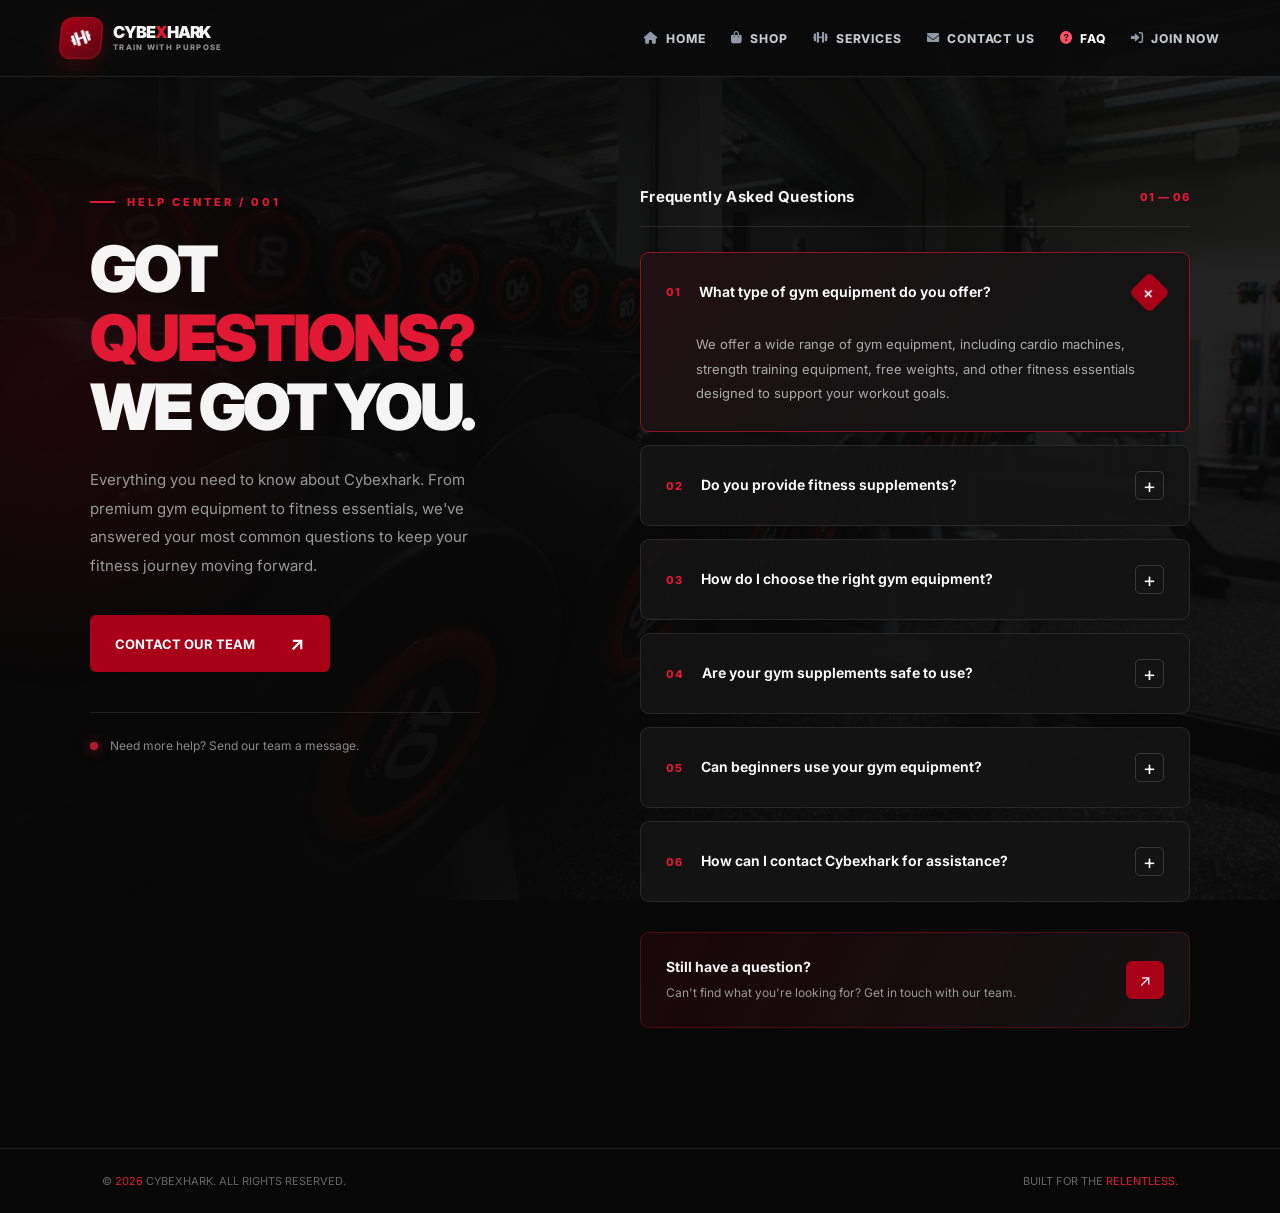
<file: faq.html>
<!DOCTYPE html>
<html lang="en">
<head>
    <meta charset="UTF-8">
    <meta name="viewport" content="width=device-width, initial-scale=1.0">
    <link rel="icon" href="letter-c.png" type="image/png">
    <title>FAQ | Cybexhark</title>

    <link rel="preconnect" href="https://fonts.googleapis.com">
    <link rel="preconnect" href="https://fonts.gstatic.com" crossorigin>
    <link href="https://fonts.googleapis.com/css2?family=Inter:wght@400;500;600;700;800;900&display=swap" rel="stylesheet">

    <style>
        :root {
            --background: #080808;
            --surface: #141414;
            --surface-hover: #1c1c1c;
            --primary: #a80016;
            --primary-light: #e11935;
            --text: #f5f5f5;
            --muted: #999;
            --border: rgba(255,255,255,0.09);
        }

        * {
            margin: 0;
            padding: 0;
            box-sizing: border-box;
        }

        html {
            scroll-behavior: smooth;
        }

        body {
            font-family: 'Inter', sans-serif;
            background: var(--background);
            color: var(--text);
            min-height: 100vh;
            overflow-x: hidden;
        }

        body::before {
            content: "";
            position: fixed;
            inset: 0;
            background:
                linear-gradient(90deg,
                    rgba(8,8,8,.97),
                    rgba(8,8,8,.88)),
                url('gym.jpg') center/cover no-repeat;
            z-index: -2;
        }

        body::after {
            content: "";
            position: fixed;
            width: 600px;
            height: 600px;
            background: radial-gradient(circle,
                rgba(150,0,20,.16),
                transparent 70%);
            top: 10%;
            left: -250px;
            z-index: -1;
            pointer-events: none;
        }

        /* NAVIGATION */

        .navbar {
            width: 100%;
            padding: 25px 8%;
            display: flex;
            justify-content: space-between;
            align-items: center;
            border-bottom: 1px solid var(--border);
            background: rgba(10,10,10,.75);
            backdrop-filter: blur(15px);
            position: relative;
            z-index: 10;
        }

        .logo {
            font-size: 26px;
            font-weight: 900;
            letter-spacing: -1.5px;
            color: white;
            text-decoration: none;
        }

        .logo span {
            color: var(--primary-light);
        }

        .nav-links {
            display: flex;
            align-items: center;
            gap: 35px;
        }

        .nav-links a {
            text-decoration: none;
            color: #aaa;
            font-size: 13px;
            font-weight: 600;
            transition: .3s;
        }

        .nav-links a:hover,
        .nav-links a.active {
            color: white;
        }

        .join-btn {
            display: inline-flex;
            align-items: center;
            gap: 15px;
            padding: 13px 23px;
            background: var(--primary);
            border: 1px solid rgba(255,255,255,.1);
            border-radius: 7px;
            color: white;
            font-family: inherit;
            font-size: 13px;
            font-weight: 700;
            text-decoration: none;
            transition: .3s;
        }

        .join-btn:hover {
            background: var(--primary-light);
            transform: translateY(-2px);
            box-shadow: 0 8px 30px rgba(168,0,22,.3);
        }

        /* MAIN SECTION */

        .container {
            max-width: 1350px;
            margin: auto;
            padding: 110px 7% 120px;
            display: grid;
            grid-template-columns: .9fr 1.1fr;
            gap: 100px;
            align-items: start;
        }

        .left-section {
            position: sticky;
            top: 60px;
            animation: fadeUp .7s ease both;
        }

        .eyebrow {
            display: inline-flex;
            align-items: center;
            gap: 12px;
            color: var(--primary-light);
            font-size: 11px;
            font-weight: 800;
            letter-spacing: 3px;
            margin-bottom: 25px;
        }

        .eyebrow::before {
            content: "";
            width: 25px;
            height: 2px;
            background: var(--primary-light);
        }

        .faq-header {
            font-size: clamp(43px, 5vw, 68px);
            line-height: 1.08;
            letter-spacing: -3px;
            font-weight: 900;
            margin-bottom: 25px;
        }

        .faq-header span {
            color: var(--primary-light);
        }

        .description {
            color: var(--muted);
            font-size: 15px;
            line-height: 1.9;
            max-width: 410px;
            margin-bottom: 35px;
        }

        .contact-btn {
            display: inline-flex;
            align-items: center;
            gap: 35px;
            padding: 17px 25px;
            background: var(--primary);
            color: white;
            text-decoration: none;
            font-size: 13px;
            font-weight: 700;
            border-radius: 6px;
            transition: .3s;
        }

        .contact-btn:hover {
            background: var(--primary-light);
            gap: 45px;
            box-shadow: 0 10px 35px rgba(168,0,22,.3);
            transform: translateY(-3px);
        }

        .contact-btn span {
            font-size: 19px;
        }

        .support-info {
            display: flex;
            align-items: center;
            gap: 12px;
            margin-top: 40px;
            padding-top: 25px;
            border-top: 1px solid var(--border);
            max-width: 390px;
        }

        .support-dot {
            width: 8px;
            height: 8px;
            background: #b71930;
            border-radius: 50%;
            box-shadow: 0 0 12px rgba(225,25,53,.6);
        }

        .support-info p {
            color: #888;
            font-size: 12px;
        }

        /* FAQ SECTION */

        .right-section {
            animation: fadeUp .8s .15s ease both;
        }

        .faq-top {
            display: flex;
            justify-content: space-between;
            align-items: center;
            margin-bottom: 25px;
            padding-bottom: 20px;
            border-bottom: 1px solid var(--border);
        }

        .faq-top h2 {
            font-size: 15px;
            font-weight: 700;
            letter-spacing: .3px;
        }

        .faq-count {
            font-size: 11px;
            color: var(--primary-light);
            font-weight: 800;
            letter-spacing: 1px;
        }

        .faq-item {
            background: rgba(20,20,20,.9);
            border: 1px solid var(--border);
            border-radius: 9px;
            margin-bottom: 13px;
            overflow: hidden;
            transition: background .3s, border-color .3s;
        }

        .faq-item:hover {
            background: var(--surface-hover);
            border-color: rgba(225,25,53,.35);
        }

        .faq-item.active {
            background: linear-gradient(135deg,
                #211013 0%,
                #141414 65%);
            border-color: rgba(225,25,53,.55);
        }

        .faq-question {
            width: 100%;
            background: transparent;
            border: none;
            color: white;
            padding: 25px;
            display: flex;
            justify-content: space-between;
            align-items: center;
            gap: 20px;
            text-align: left;
            cursor: pointer;
            font-family: inherit;
        }

        .question-content {
            display: flex;
            align-items: center;
            gap: 18px;
        }

        .question-number {
            color: var(--primary-light);
            font-size: 11px;
            font-weight: 800;
            letter-spacing: 1px;
        }

        .question-title {
            font-size: 14px;
            font-weight: 650;
            line-height: 1.6;
            transition: color .3s;
        }

        .faq-item.active .question-title {
            color: #fff;
        }

        .faq-icon {
            width: 29px;
            height: 29px;
            min-width: 29px;
            border: 1px solid #393939;
            border-radius: 5px;
            display: flex;
            justify-content: center;
            align-items: center;
            font-size: 20px;
            font-weight: 400;
            transition: .3s;
        }

        .faq-item.active .faq-icon {
            background: var(--primary);
            border-color: var(--primary);
            transform: rotate(45deg);
        }

        .faq-answer-wrapper {
            display: grid;
            grid-template-rows: 0fr;
            transition: grid-template-rows .35s ease;
        }

        .faq-item.active .faq-answer-wrapper {
            grid-template-rows: 1fr;
        }

        .faq-answer-inner {
            overflow: hidden;
        }

        .faq-answer {
            color: #aaa;
            font-size: 13px;
            line-height: 1.9;
            padding: 0 28px 25px 55px;
        }

        /* BOTTOM CARD */

        .bottom-card {
            margin-top: 30px;
            padding: 25px;
            border-radius: 9px;
            border: 1px solid rgba(225,25,53,.25);
            background: linear-gradient(120deg,
                rgba(120,0,18,.17),
                rgba(20,20,20,.9));
            display: flex;
            justify-content: space-between;
            align-items: center;
            gap: 15px;
        }

        .bottom-card h3 {
            font-size: 14px;
            margin-bottom: 8px;
        }

        .bottom-card p {
            font-size: 12px;
            color: #999;
            line-height: 1.6;
        }

        .bottom-card a {
            color: white;
            background: var(--primary);
            width: 38px;
            height: 38px;
            min-width: 38px;
            border-radius: 6px;
            display: flex;
            align-items: center;
            justify-content: center;
            text-decoration: none;
            transition: .3s;
        }

        .bottom-card a:hover {
            background: var(--primary-light);
            transform: translateX(3px);
        }

        /* FOOTER */

        footer {
            border-top: 1px solid var(--border);
            padding: 25px 8%;
            display: flex;
            justify-content: space-between;
            gap: 20px;
            color: #666;
            font-size: 11px;
        }

        footer span {
            color: var(--primary-light);
        }

        /* ANIMATIONS */

        @keyframes fadeUp {
            from {
                opacity: 0;
                transform: translateY(25px);
            }
            to {
                opacity: 1;
                transform: translateY(0);
            }
        }

        /* RESPONSIVE DESIGN */

        @media (max-width: 950px) {
            .container {
                grid-template-columns: 1fr;
                gap: 65px;
                padding-top: 70px;
            }

            .left-section {
                position: static;
            }

            .faq-header {
                font-size: 52px;
            }

            .nav-links {
                gap: 18px;
            }
        }

        @media (max-width: 650px) {
            .navbar {
                padding: 20px 6%;
                flex-wrap: wrap;
                gap: 20px;
            }

            .logo {
                font-size: 23px;
            }

            .nav-links {
                order: 3;
                width: 100%;
                justify-content: space-between;
                gap: 8px;
            }

            .nav-links a {
                font-size: 11px;
            }

            .join-btn {
                padding: 11px 16px;
            }

            .container {
                padding: 65px 6% 80px;
                gap: 55px;
            }

            .faq-header {
                font-size: 43px;
                letter-spacing: -2px;
            }

            .faq-question {
                padding: 20px 16px;
            }

            .question-content {
                gap: 12px;
            }

            .question-title {
                font-size: 12px;
            }

            .faq-answer {
                padding: 0 18px 22px 42px;
                font-size: 12px;
            }

            footer {
                flex-direction: column;
                text-align: center;
                align-items: center;
            }
        }

        @media (prefers-reduced-motion: reduce) {
            *,
            *::before,
            *::after {
                animation-duration: .01ms !important;
                transition-duration: .01ms !important;
                scroll-behavior: auto !important;
            }
        }
    </style>
    <link rel="stylesheet" href="https://cdnjs.cloudflare.com/ajax/libs/font-awesome/6.0.0/css/all.min.css">
    <link rel="stylesheet" href="cybex-theme.css">
</head>

<body>

    <header class="responsive-site-header">
        <nav class="responsive-site-nav" aria-label="Main navigation">
            <a class="dashboard-brand" href="index.html" aria-label="Cybexhark home">
                <span class="dashboard-brand-mark" aria-hidden="true"><i class="fa-solid fa-dumbbell"></i></span>
                <span class="dashboard-brand-wordmark"><span class="dashboard-brand-name">CYBE<span>X</span>HARK</span><small>TRAIN WITH PURPOSE</small></span>
            </a>
            <button class="site-menu-toggle" type="button" aria-controls="site-menu" aria-expanded="false" aria-label="Open navigation menu"><i class="fa-solid fa-bars" aria-hidden="true"></i></button>
            <div class="site-menu" id="site-menu" aria-label="Site pages">
                <button class="site-menu-close" type="button" aria-label="Close navigation menu"><i class="fa-solid fa-xmark" aria-hidden="true"></i></button>
                <a class="dashboard-brand site-menu-brand" href="index.html" aria-label="Cybexhark home">
                    <span class="dashboard-brand-mark" aria-hidden="true"><i class="fa-solid fa-dumbbell"></i></span>
                    <span class="dashboard-brand-wordmark"><span class="dashboard-brand-name">CYBE<span>X</span>HARK</span><small>TRAIN WITH PURPOSE</small></span>
                </a>
                <h2 class="site-menu-title">Menu</h2>
                <ul class="site-menu-links">
                    <li><a href="index.html"><i class="fa-solid fa-house" aria-hidden="true"></i>HOME</a></li>
                    <li><a href="shop.html"><i class="fa-solid fa-bag-shopping" aria-hidden="true"></i>SHOP</a></li>
                    <li><a href="service.html"><i class="fa-solid fa-dumbbell" aria-hidden="true"></i>SERVICES</a></li>
                    <li><a href="contact.html"><i class="fa-solid fa-envelope" aria-hidden="true"></i>CONTACT US</a></li>
                    <li><a href="faq.html" aria-current="page"><i class="fa-solid fa-circle-question" aria-hidden="true"></i>FAQ</a></li>
                    <li><a href="login.html"><i class="fa-solid fa-right-to-bracket" aria-hidden="true"></i>JOIN NOW</a></li>
                </ul>
            </div>
            <button class="site-menu-backdrop" type="button" aria-label="Close navigation menu" hidden></button>
        </nav>
    </header>

    <!-- MAIN CONTENT -->
    <main class="container">

        <!-- LEFT SECTION -->
        <section class="left-section">

            <div class="eyebrow">
                HELP CENTER / 001
            </div>

            <h1 class="faq-header">
                GOT<br>
                <span>QUESTIONS?</span><br>
                WE GOT YOU.
            </h1>

            <p class="description">
                Everything you need to know about Cybexhark.
                From premium gym equipment to fitness essentials,
                we've answered your most common questions to
                keep your fitness journey moving forward.
            </p>

            <a href="contact.html" class="contact-btn">
                CONTACT OUR TEAM
                <span>↗</span>
            </a>

            <div class="support-info">
                <div class="support-dot"></div>
                <p>Need more help? Send our team a message.</p>
            </div>

        </section>

        <!-- RIGHT SECTION -->
        <section class="right-section" aria-label="Frequently asked questions">

            <div class="faq-top">
                <h2>Frequently Asked Questions</h2>
                <span class="faq-count">01 — 06</span>
            </div>

            <!-- FAQ 1 -->
            <div class="faq-item active">

                <button class="faq-question"
                        aria-expanded="true"
                        aria-controls="answer-1">

                    <span class="question-content">
                        <span class="question-number">01</span>
                        <span class="question-title">
                            What type of gym equipment do you offer?
                        </span>
                    </span>

                    <span class="faq-icon" aria-hidden="true">+</span>

                </button>

                <div class="faq-answer-wrapper" id="answer-1">
                    <div class="faq-answer-inner">
                        <p class="faq-answer">
                            We offer a wide range of gym equipment,
                            including cardio machines, strength training
                            equipment, free weights, and other fitness
                            essentials designed to support your workout
                            goals.
                        </p>
                    </div>
                </div>

            </div>

            <!-- FAQ 2 -->
            <div class="faq-item">

                <button class="faq-question"
                        aria-expanded="false"
                        aria-controls="answer-2">

                    <span class="question-content">
                        <span class="question-number">02</span>
                        <span class="question-title">
                            Do you provide fitness supplements?
                        </span>
                    </span>

                    <span class="faq-icon" aria-hidden="true">+</span>

                </button>

                <div class="faq-answer-wrapper" id="answer-2">
                    <div class="faq-answer-inner">
                        <p class="faq-answer">
                            Yes! We offer fitness supplements such as
                            protein powders, pre-workouts, vitamins,
                            and other products to complement your
                            training and nutrition routine.
                        </p>
                    </div>
                </div>

            </div>

            <!-- FAQ 3 -->
            <div class="faq-item">

                <button class="faq-question"
                        aria-expanded="false"
                        aria-controls="answer-3">

                    <span class="question-content">
                        <span class="question-number">03</span>
                        <span class="question-title">
                            How do I choose the right gym equipment?
                        </span>
                    </span>

                    <span class="faq-icon" aria-hidden="true">+</span>

                </button>

                <div class="faq-answer-wrapper" id="answer-3">
                    <div class="faq-answer-inner">
                        <p class="faq-answer">
                            Choosing the right equipment depends on
                            your fitness goals, available space,
                            experience level, and budget. Our team
                            can help you explore suitable options.
                        </p>
                    </div>
                </div>

            </div>

            <!-- FAQ 4 -->
            <div class="faq-item">

                <button class="faq-question"
                        aria-expanded="false"
                        aria-controls="answer-4">

                    <span class="question-content">
                        <span class="question-number">04</span>
                        <span class="question-title">
                            Are your gym supplements safe to use?
                        </span>
                    </span>

                    <span class="faq-icon" aria-hidden="true">+</span>

                </button>

                <div class="faq-answer-wrapper" id="answer-4">
                    <div class="faq-answer-inner">
                        <p class="faq-answer">
                            We aim to provide products from reputable
                            suppliers. Always review the product label,
                            ingredients, and recommended usage.
                            Consult a qualified healthcare professional
                            if you have any health concerns.
                        </p>
                    </div>
                </div>

            </div>

            <!-- FAQ 5 -->
            <div class="faq-item">

                <button class="faq-question"
                        aria-expanded="false"
                        aria-controls="answer-5">

                    <span class="question-content">
                        <span class="question-number">05</span>
                        <span class="question-title">
                            Can beginners use your gym equipment?
                        </span>
                    </span>

                    <span class="faq-icon" aria-hidden="true">+</span>

                </button>

                <div class="faq-answer-wrapper" id="answer-5">
                    <div class="faq-answer-inner">
                        <p class="faq-answer">
                            Absolutely! Our equipment selection
                            includes options suitable for beginners
                            and experienced fitness enthusiasts.
                            Start with equipment appropriate for
                            your current fitness level.
                        </p>
                    </div>
                </div>

            </div>

            <!-- FAQ 6 -->
            <div class="faq-item">

                <button class="faq-question"
                        aria-expanded="false"
                        aria-controls="answer-6">

                    <span class="question-content">
                        <span class="question-number">06</span>
                        <span class="question-title">
                            How can I contact Cybexhark for assistance?
                        </span>
                    </span>

                    <span class="faq-icon" aria-hidden="true">+</span>

                </button>

                <div class="faq-answer-wrapper" id="answer-6">
                    <div class="faq-answer-inner">
                        <p class="faq-answer">
                            You can reach us through our Contact Us
                            page. Send your questions or concerns,
                            and our team will assist you with your
                            inquiries.
                        </p>
                    </div>
                </div>

            </div>

            <!-- ADDITIONAL SUPPORT -->
            <div class="bottom-card">

                <div>
                    <h3>Still have a question?</h3>
                    <p>
                        Can't find what you're looking for?
                        Get in touch with our team.
                    </p>
                </div>

                <a href="contact.html"
                   aria-label="Visit contact page">↗</a>

            </div>

        </section>

    </main>

    <!-- FOOTER -->
    <footer>
        <p>© <span id="year"></span> CYBEXHARK. ALL RIGHTS RESERVED.</p>
        <p>BUILT FOR THE <span>RELENTLESS.</span></p>
    </footer>

    <!-- JAVASCRIPT -->
    <script>
        const faqItems = document.querySelectorAll('.faq-item');

        faqItems.forEach(item => {
            const button = item.querySelector('.faq-question');

            button.addEventListener('click', () => {
                const isActive = item.classList.contains('active');

                // Close all FAQ items
                faqItems.forEach(otherItem => {
                    otherItem.classList.remove('active');

                    otherItem.querySelector('.faq-question')
                        .setAttribute('aria-expanded', 'false');
                });

                // Open selected FAQ if previously closed
                if (!isActive) {
                    item.classList.add('active');
                    button.setAttribute('aria-expanded', 'true');
                }
            });
        });

        // Automatically update footer year
        document.getElementById('year').textContent =
            new Date().getFullYear();
    </script>

    <script src="cybex-navigation.js" defer></script>
    <script src="cybex-motion.js" defer></script>
</body>
</html>
</file>
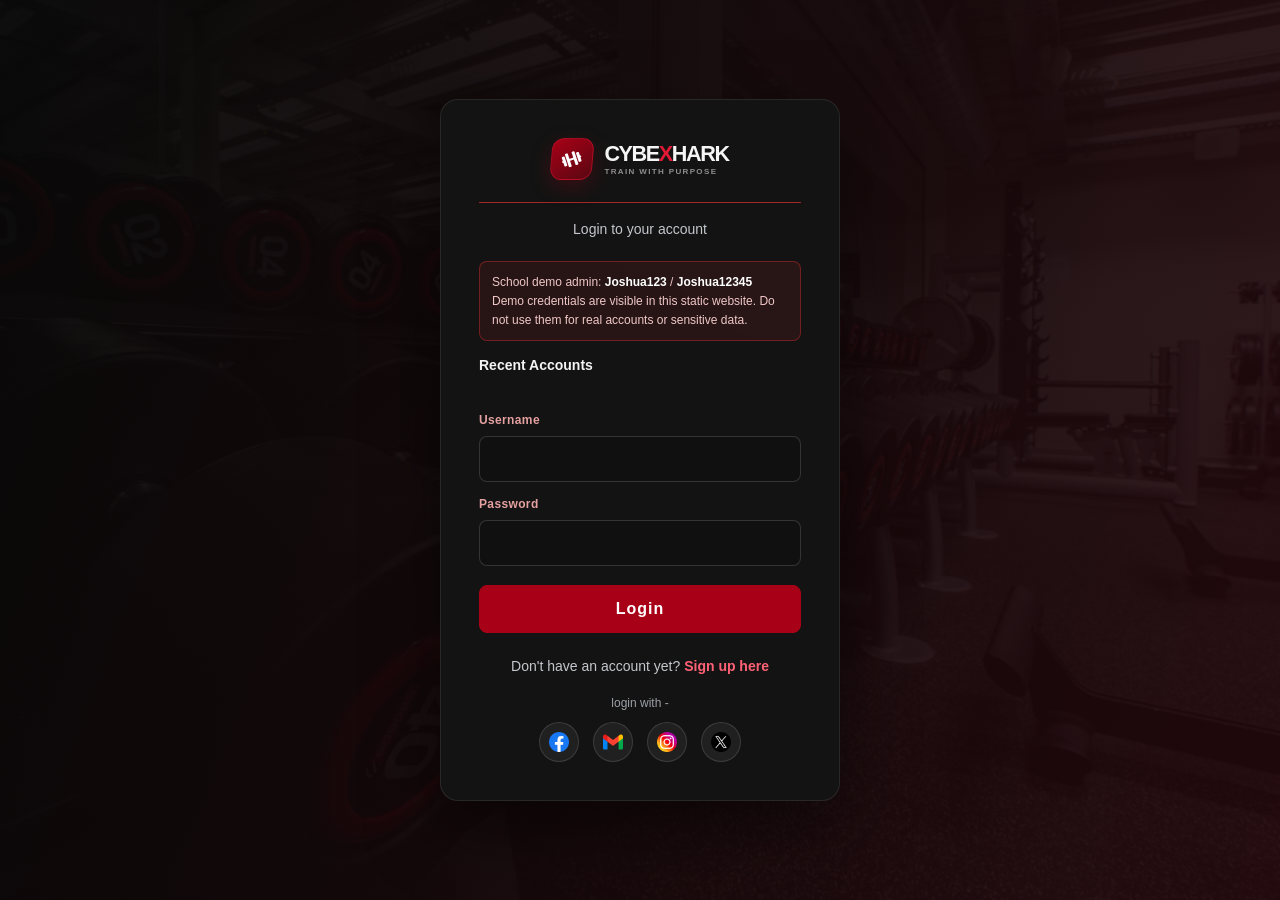
<file: login.html>
<!DOCTYPE html>
<html lang="en">
<head>
    <meta charset="UTF-8">
    <meta name="viewport" content="width=device-width, initial-scale=1.0">
    <link rel="icon" href="letter-c.png">
    <title>Login - Cybexhark</title>
    <style>
        body {
            font-family: Arial, sans-serif;
            width: 100%;
            background: linear-gradient(Darkred,rgba(0, 0, 0, 0.932));
            background-position: center;
            background-size: cover;
            display: flex;
            justify-content: center;
            align-items: center;
            height: 100vh;
            margin: 0;
        }

        .container {
            padding: 20px;
            width: 90%;
            max-width: 400px;
            background: linear-gradient(Darkred,black);
            color: white;
            border-radius: 20px;
            padding-right: 40px;
            transition: 0.3s ease-in-out;
            box-shadow: 0px 2px 8px rgba(0, 0, 0, 0.829);
        }
        .container:hover {
            box-shadow: 0px 2px 8px rgba(0, 0, 0, 0.616);
            transform: translateY(-5px); 
        }

        h2 {
            text-align: center;
            color: rgb(255, 255, 255);
            font-size: 24px;
        }

        form {
            display: flex;
            flex-direction: column;
            gap: 15px;
        }

        label {
            font-size: 14px;
            color: rgba(233, 110, 110, 0.658);
            font-weight: bold;
        }

        input[type="text"], input[type="password"] {
            padding: 10px;
            font-size: 14px;
            border: 2px solid #c400005d;
            background-color: #ffdfdf;
            border-radius: 5px;
            width: 94%;
        }

        button {
            padding: 10px;
            background-color: darkred;
            color: white;
            border: none;
            border-radius: 5px;
            cursor: pointer;
            font-size: 16px;
        }
        button:hover {
            background-color: white;
            color: black;
            font-weight: bold;
        }

        .center-text {
            text-align: center;
            font-size: 14px;
        }

        .center-text a {
            color: darkred;
            text-decoration: none;
        }

        .center-text a:hover {
            color: rgba(255, 255, 255, 0.445);
        }

        .icons {
            text-align: center;
            word-spacing: 30px;
        }

        p {
            text-align: center;
        }
        #logo{
            background: linear-gradient(to top, rgba(0, 0, 0, 0.5) 50%, rgba(0, 0, 0, 0.5) 50%), url('gym.jpg');
            height: 45px;
            font-size: 50px;
            border-radius: 10px;
        }
s
        .recent-accounts {
            margin-bottom: 20px;
        }

        .recent-accounts h3 {
            color: white;
            text-align: center;
        }

        .account {
            display: flex;
            align-items: center;
            gap: 10px;
            margin-bottom: 10px;
            cursor: pointer;
        }

        .account p {
            margin: 0;
            color: white;
        }

        /* Responsive authentication page styling */
        * {
            box-sizing: border-box;
        }

        body {
            min-height: 100vh;
            height: auto;
            padding: 32px 18px;
            color: #f5f5f5;
            background:
                linear-gradient(135deg, rgba(8, 9, 11, 0.96), rgba(35, 10, 12, 0.9)),
                url("gym.jpg") center / cover fixed;
            font-family: "Segoe UI", Arial, sans-serif;
        }

        .container {
            width: min(100%, 430px);
            padding: clamp(24px, 6vw, 38px);
            border: 1px solid rgba(255, 255, 255, 0.12);
            border-radius: 18px;
            background: rgba(18, 19, 22, 0.94);
            box-shadow: 0 24px 70px rgba(0, 0, 0, 0.5);
            backdrop-filter: blur(14px);
        }

        .container:hover {
            transform: none;
            box-shadow: 0 24px 70px rgba(0, 0, 0, 0.5);
        }

        #logo {
            display: flex;
            min-height: 58px;
            height: auto !important;
            align-items: center;
            justify-content: center;
            margin: 0 0 22px;
            border-radius: 9px;
            background:
                linear-gradient(90deg, rgba(10, 11, 13, 0.8), rgba(10, 11, 13, 0.4)),
                url("gym.jpg") center 45% / cover;
            font-size: clamp(28px, 8vw, 38px);
            letter-spacing: -0.06em;
        }

        .container > hr {
            width: 100%;
            margin: 0 0 18px;
            border: 0;
            border-top: 1px solid rgba(239, 52, 52, 0.65);
        }

        .container > p:first-of-type {
            margin-bottom: 24px;
            color: #c4c7cc !important;
            font-size: 14px !important;
        }

        .recent-accounts {
            margin-bottom: 22px;
        }

        .recent-accounts h3 {
            margin-bottom: 12px;
            color: #f4f4f4;
            font-size: 14px;
            text-align: left;
        }

        #recentAccountsContainer {
            display: grid;
            grid-template-columns: repeat(auto-fit, minmax(130px, 1fr));
            gap: 8px;
        }

        .account {
            min-width: 0;
            margin: 0;
            padding: 9px;
            overflow: hidden;
            border: 1px solid rgba(255, 255, 255, 0.1);
            border-radius: 9px;
            background: rgba(255, 255, 255, 0.045);
        }

        .account:hover {
            border-color: rgba(239, 52, 52, 0.65);
            background: rgba(239, 52, 52, 0.1);
        }

        .account img {
            flex: 0 0 38px;
            width: 38px;
            height: 38px;
            object-fit: cover;
        }

        .account p {
            overflow: hidden;
            font-size: 12px;
            text-overflow: ellipsis;
            white-space: nowrap;
        }

        form {
            gap: 9px;
        }

        label {
            margin-top: 6px;
            color: #e5a0a0;
            font-size: 12px;
            letter-spacing: 0.03em;
        }

        input[type="text"],
        input[type="password"] {
            width: 100%;
            min-height: 46px;
            padding: 12px 14px;
            border: 1px solid rgba(255, 255, 255, 0.14);
            border-radius: 8px;
            outline: none;
            background: #24262b;
            color: #fff;
            font: inherit;
            font-size: 15px;
            transition: border-color 160ms ease, box-shadow 160ms ease;
        }

        input[type="text"]:focus,
        input[type="password"]:focus {
            border-color: #ef3434;
            box-shadow: 0 0 0 3px rgba(239, 52, 52, 0.16);
        }

        form br {
            display: none;
        }

        button {
            min-height: 48px;
            margin-top: 10px;
            border-radius: 8px;
            background: #e42e34;
            font-weight: 700;
            letter-spacing: 0.06em;
            transition: background 160ms ease, transform 160ms ease;
        }

        button:hover {
            transform: translateY(-1px);
            background: #c82028;
            color: #fff;
        }

        .center-text {
            margin: 22px 0 18px;
            color: #c4c7cc;
            line-height: 1.6;
        }

        .center-text a {
            color: #ff6969;
            font-weight: 700;
        }

        .center-text a:hover {
            color: #fff;
        }

        .container > p:nth-of-type(3) {
            margin-bottom: 12px;
            color: #9da0a6;
            font-size: 12px;
        }

        .icons {
            display: flex;
            justify-content: center;
            gap: 14px;
            word-spacing: normal;
        }

        .icons a {
            display: grid;
            width: 40px;
            height: 40px;
            place-items: center;
            border: 1px solid rgba(255, 255, 255, 0.12);
            border-radius: 50%;
            background: rgba(255, 255, 255, 0.06);
            transition: transform 160ms ease, background 160ms ease;
        }

        .icons a:hover {
            transform: translateY(-2px);
            background: rgba(239, 52, 52, 0.2);
        }

        .icons img {
            display: block;
            width: 20px;
            height: 20px;
            object-fit: contain;
        }

        .auth-message {
            margin: 0 0 12px;
            padding: 10px 12px;
            border: 1px solid rgba(255, 255, 255, 0.14);
            border-radius: 8px;
            background: rgba(255, 255, 255, 0.06);
            color: #e5e7eb;
            font-size: 13px;
            line-height: 1.5;
        }

        .auth-message[data-state="error"] {
            border-color: rgba(255, 105, 105, 0.5);
            background: rgba(239, 52, 52, 0.12);
            color: #ffb4b4;
        }

        .auth-message[data-state="success"] {
            border-color: rgba(74, 222, 128, 0.4);
            background: rgba(34, 197, 94, 0.1);
            color: #bbf7d0;
        }

        .demo-admin-notice {
            margin: 0 0 16px;
            padding: 11px 12px;
            border: 1px solid rgba(239, 52, 52, 0.38);
            border-radius: 8px;
            background: rgba(239, 52, 52, 0.09);
            color: #f0c7c7;
            font-size: 12px;
            line-height: 1.55;
        }

        .demo-admin-notice strong { color: #fff; }

        @media (max-width: 380px) {
            body {
                padding: 18px 12px;
            }

            .container {
                padding: 22px 18px;
            }
        }
    </style>
    <link rel="stylesheet" href="https://cdnjs.cloudflare.com/ajax/libs/font-awesome/6.0.0/css/all.min.css">
    <link rel="stylesheet" href="cybex-theme.css">
</head>
<body class="auth-page">
    <div class="container">
        <a class="dashboard-brand auth-brand" href="index.html" aria-label="Cybexhark home">
            <span class="dashboard-brand-mark" aria-hidden="true"><i class="fa-solid fa-dumbbell"></i></span>
            <span class="dashboard-brand-wordmark"><span class="dashboard-brand-name">CYBE<span>X</span>HARK</span><small>TRAIN WITH PURPOSE</small></span>
        </a>
        <hr style="2px solid darkred; width: 100%;">
        <p style="text-align: center; color: rgba(243, 212, 212, 0.712); font-size: 20px; font-size: 12px;">Login to your account</p>
        <div class="demo-admin-notice">
            School demo admin: <strong>Joshua123</strong> / <strong>Joshua12345</strong><br>
            Demo credentials are visible in this static website. Do not use them for real accounts or sensitive data.
        </div>
        
        <div class="recent-accounts">
            <h3>Recent Accounts</h3>
            <div id="recentAccountsContainer"></div>
        </div>

        <form id="loginForm">
            <p class="auth-message" id="loginMessage" role="status" aria-live="polite" hidden></p>
            <label for="loginUsername">Username</label>
            <input type="text" id="loginUsername" required>
            <br>

            <label for="loginPassword">Password</label>
            <input type="password" id="loginPassword" required>
            <br>

            <button type="submit" id="loginButton">Login</button>
        </form>

        <p class="center-text">Don't have an account yet? <a href="signup.html">Sign up here</a></p>
        <p>login with -</p>
        <div class="icons">
            <a href="https://www.facebook.com/"><img src="facebook.png" width="22px" height="22px" decoding="async"></a>
            <a href="https://accounts.google.com/"><img src="gmail.png" width="22px" height="22px" decoding="async"></a>
            <a href="https://www.instagram.com/"><img src="social.png" width="22px" height="22px" decoding="async"></a>
            <a href="https://twitter.com/login"><img src="twitter.png" width="22px" height="22px" decoding="async"></a>
        </div>
    </div>

    <script>
        const recentAccountsContainer = document.getElementById('recentAccountsContainer');
        const loginForm = document.getElementById('loginForm');
        const loginMessage = document.getElementById('loginMessage');
        const demoAdmin = {
            firstName: 'Josh',
            lastName: 'Mendoza',
            username: 'Joshua123',
            password: 'Joshua12345',
            role: 'admin',
            profilePicture: null,
            coverPhoto: null
        };

        // Load recent accounts
        const users = JSON.parse(localStorage.getItem('users')) || [];
        users.forEach(user => {
            const accountDiv = document.createElement('div');
            accountDiv.classList.add('account');
            accountDiv.innerHTML = `
                <img src="${user.profilePicture || 'user.png'}" alt="Profile Picture" width="50" style="border-radius: 50%;" decoding="async">
                <p>${user.firstName} ${user.lastName}</p>
            `;
            accountDiv.addEventListener('click', () => {
                document.getElementById('loginUsername').value = user.username;
            });
            recentAccountsContainer.appendChild(accountDiv);
        });

        // Handle login
        loginForm.addEventListener('submit', function(event) {
            event.preventDefault();

            const enteredUsername = document.getElementById('loginUsername').value.trim();
            const enteredPassword = document.getElementById('loginPassword').value;

            const isDemoAdmin = enteredUsername === demoAdmin.username && enteredPassword === demoAdmin.password;
            const user = isDemoAdmin
                ? demoAdmin
                : users.find(u => u.username === enteredUsername && u.password === enteredPassword);

            if (user) {
                loginMessage.textContent = 'Login successful. Opening your dashboard...';
                loginMessage.dataset.state = 'success';
                loginMessage.hidden = false;
                localStorage.setItem('loggedInUser', JSON.stringify(user));
                const requestedDestination = new URLSearchParams(window.location.search).get('returnTo');
                const allowedDestinations = ['shop.html', 'checkout.html', 'dashboard.html'];
                setTimeout(() => {
                    window.location.href = allowedDestinations.includes(requestedDestination)
                        ? requestedDestination
                        : 'dashboard.html';
                }, 450);
            } else {
                loginMessage.textContent = 'Username or password is incorrect. Please try again.';
                loginMessage.dataset.state = 'error';
                loginMessage.hidden = false;
            }
        });
    </script>
    <script src="cybex-motion.js" defer></script>
</body>
</html>
</file>
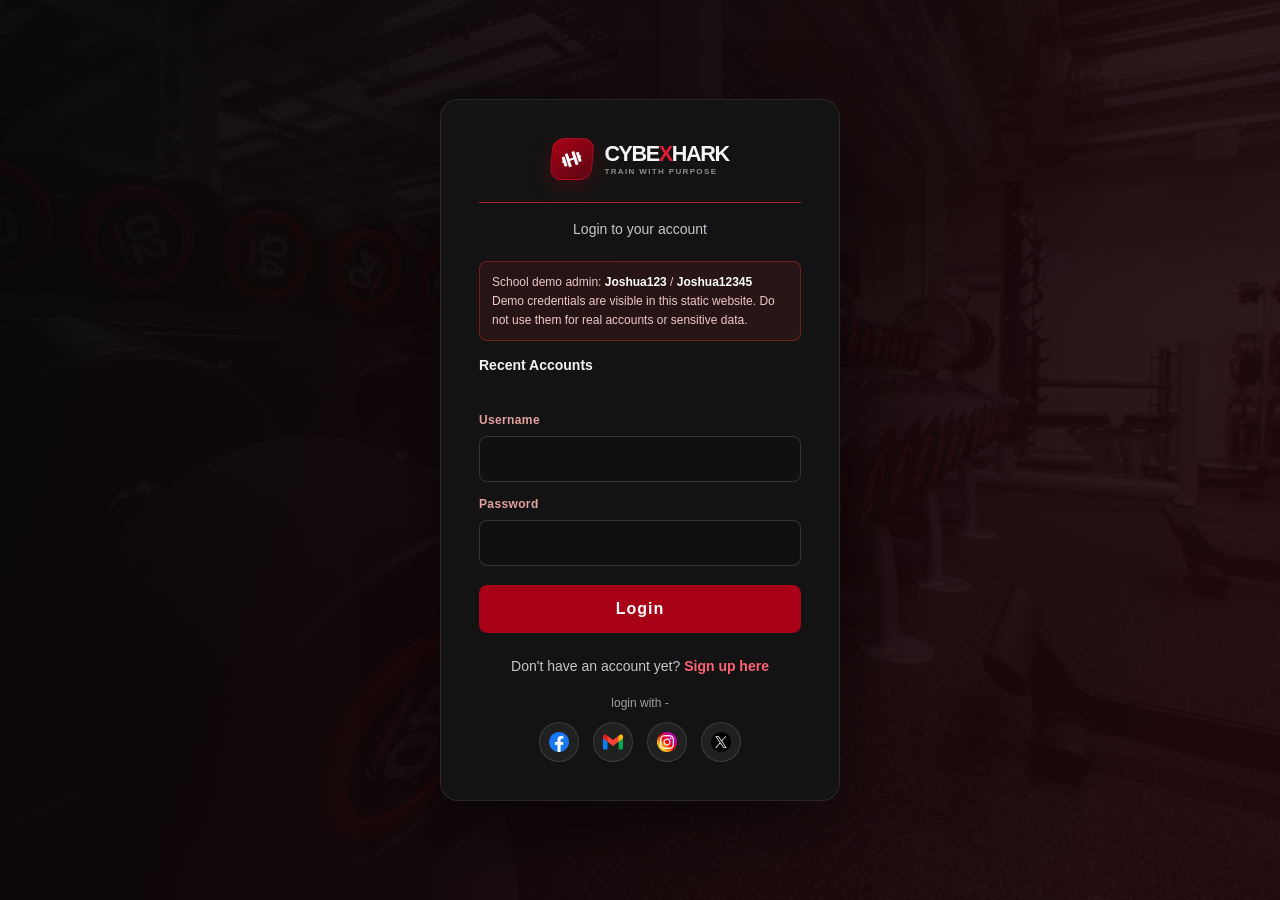
<file: payment.html>
<!DOCTYPE html>
<html lang="en">
<head>
    <meta charset="UTF-8">
    <meta name="viewport" content="width=device-width, initial-scale=1.0">
    <link rel="icon" href="letter-c.png" type="image/x-icon">
    <title>Payment - Cybexhark</title>
    <style>
        /* Basic Reset */
        * {
            margin: 0;
            padding: 0;
            box-sizing: border-box;
        }

        /* Body Styles */
        body {
            font-family: system-ui, -apple-system, BlinkMacSystemFont, 'Segoe UI', Roboto, Oxygen, Ubuntu, Cantarell, 'Open Sans', 'Helvetica Neue', sans-serif;    
            background: linear-gradient(to top, rgba(0, 0, 0, 0.7) 50%, rgba(0, 0, 0, 0.7) 50%), url('gym.jpg');
            background-size: cover;
            background-position: center;
            background-attachment: fixed;
            height: 100vh;
            color: #fff;
        }
        /* Payment and Delivery Form Styles */
        .payment-container {
            width: 80%;
            max-width: 600px;
            margin:auto;
            background: rgba(0, 0, 0, 0.863);
            border-radius: 10px;
            padding: 20px;
            box-shadow:20px 20px 40px rgb(0, 0, 0);
            margin-top: 100px;
        }

        .payment-container h2 {
            color: white;
            text-align: center;
            margin-bottom: 20px;
            font-size: 30px;
        }

        /* Delivery Form Styles */
        .delivery-form {
            display: flex;
            flex-direction: column;
            gap: 15px;
            color: rgba(255, 255, 255, 0.493);
            
            
        }

        .delivery-form input[type="text"], 
        .delivery-form input[type="number"] {
            padding: 12px;
            font-size: 16px;
            border-radius: 5px;
            border: 1px solid #ccc;
            background-color: #fff;
            width: 100%; 

            box-shadow: 5px 5px 10px rgb(0, 0, 0);
        }

        .delivery-form textarea {
            padding: 12px;
            font-size: 16px;
            border-radius: 5px;
            border: 1px solid #ccc;
            background-color: #fff;
            width: 100%;
            height: 100px;
            resize: none;
            box-shadow: 5px 5px 10px rgb(0, 0, 0);
        }

        .delivery-form button {
            background-color: #333;
            color: white;
            padding: 12px 30px;
            border: none;
            border-radius: 25px;
            font-size: 16px;
            margin: 10px 0;
            cursor: pointer;
            transition: background-color 0.3s ease, transform 0.3s ease;
        }

        .delivery-form button:hover {
            background-color: darkred;
            transform: translateY(-3px);
        }

        /* Payment Form Styles */
        .payment-form {
            display: none;
            flex-direction: column;
            gap: 15px;
            width: 100%;
        }
        .payment-form input[type="text"], 
        .payment-form input[type="number"], 
        .payment-form input[type="date"], 
        .payment-form input[type="email"] {
            padding: 12px;
            font-size: 16px;
            border-radius: 5px;
            border: 1px solid #ccc;
            background-color: #fff;
            width: 100%;
            box-shadow: 5px 5px 10px rgb(0, 0, 0);
        }

        .payment-form button {
            background-color: #333;
            color: white;
            padding: 12px 30px;
            border: none;
            border-radius: 25px;
            font-size: 16px;
            margin: 10px 0;
            cursor: pointer;
            transition: background-color 0.3s ease, transform 0.3s ease;
        }

        .payment-form button:hover {
            background-color: darkred;
            transform: translateY(-3px);
        }

        /* Transaction Result Section */
        .transaction-result {
            margin-top: 20px;
            text-align: center;
        }

        .transaction-result h3 {
            color: #fff;
            font-size: 20px;
            margin: 10px 0;
        }

        .transaction-result p {
            color: #fff;
        }

        /* Back to Shop Button */
        .back-to-shop-btn {
            background-color: #333;
            color: white;
            padding: 12px 30px;
            border: none;
            border-radius: 25px;
            font-size: 16px;
            margin: 10px 0;
            cursor: pointer;
            transition: background-color 0.3s ease, transform 0.3s ease;
        }

        .back-to-shop-btn:hover {
            background-color: darkred;
            transform: translateY(-3px);
        }
        ::placeholder{
            font-family: system-ui, -apple-system, BlinkMacSystemFont, 'Segoe UI', Roboto, Oxygen, Ubuntu, Cantarell, 'Open Sans', 'Helvetica Neue', sans-serif;
        }
        #deliver{
            color: #ffffff83;
        }
        .transaction-result{
            box-shadow: 10px 10 20px color(black);
        }
        .icons{
    text-align: center;
    word-spacing: 30px;
        }

        :root {
            color-scheme: dark;
            --payment-accent: #ef3434;
            --payment-muted: #aeb3bb;
        }

        html {
            min-width: 320px;
        }

        body {
            min-height: 100vh;
            height: auto;
            padding: 1px 16px 40px;
            background:
                linear-gradient(180deg, rgba(8, 9, 11, 0.86), #0b0c0f 42rem),
                url('gym.jpg') center top / cover fixed;
            font-family: Arial, Helvetica, sans-serif;
        }

        .payment-container {
            width: min(100%, 600px);
            margin: 64px auto 0;
            padding: clamp(22px, 5vw, 38px);
            border: 1px solid rgba(255, 255, 255, 0.1);
            border-radius: 20px;
            background: linear-gradient(145deg, rgba(30, 33, 38, 0.97), rgba(15, 17, 20, 0.97));
            box-shadow: 0 24px 70px rgba(0, 0, 0, 0.5);
        }

        .payment-container h2 {
            margin-bottom: 10px;
            color: #fff;
            font-size: clamp(1.8rem, 5vw, 2.3rem);
            letter-spacing: -0.055em;
        }

        .payment-intro {
            margin-bottom: 24px;
            color: var(--payment-muted);
            font-size: 0.92rem;
            line-height: 1.6;
            text-align: center;
        }

        .payment-eyebrow {
            margin-bottom: 8px;
            color: var(--payment-accent);
            font-size: 0.7rem;
            font-weight: 800;
            letter-spacing: 0.2em;
        }

        .payment-progress {
            display: grid;
            grid-template-columns: 1fr 1fr;
            gap: 10px;
            margin: 0 0 26px;
        }

        .payment-progress span {
            padding: 11px 12px;
            border: 1px solid rgba(255, 255, 255, 0.1);
            border-radius: 9px;
            background: rgba(255, 255, 255, 0.04);
            color: #818791;
            font-size: 0.76rem;
            font-weight: 750;
            text-align: center;
        }

        .payment-progress span[aria-current="step"] {
            border-color: rgba(239, 52, 52, 0.65);
            background: rgba(239, 52, 52, 0.12);
            color: #ff8585;
        }

        .payment-container label {
            color: #e2e4e8;
            font-size: 0.84rem;
            font-weight: 700;
        }

        .delivery-form,
        .payment-form {
            gap: 10px;
            color: #fff;
        }

        .delivery-form input[type="text"],
        .delivery-form input[type="number"],
        .delivery-form textarea,
        .payment-form input[type="text"],
        .payment-form input[type="number"],
        .payment-form input[type="date"],
        .payment-form input[type="email"] {
            width: 100%;
            min-height: 46px;
            padding: 12px 13px;
            border: 1px solid rgba(255, 255, 255, 0.13);
            border-radius: 9px;
            background: #111317;
            box-shadow: none;
            color: #fff;
            font: inherit;
            font-size: 0.92rem;
            color-scheme: dark;
        }

        .delivery-form select,
        .payment-form select {
            width: 100%;
            min-height: 46px;
            padding: 12px 13px;
            border: 1px solid rgba(255, 255, 255, 0.13);
            border-radius: 9px;
            background: #111317;
            color: #fff;
            font: inherit;
            font-size: 0.92rem;
        }

        .address-fields {
            display: flex;
            flex-direction: column;
            gap: 10px;
        }

        .address-picker,
        .online-payment-fields {
            display: flex;
            flex-direction: column;
            gap: 10px;
        }

        .address-summary,
        .payment-note {
            margin: 0;
            padding: 12px;
            border: 1px solid rgba(255, 255, 255, 0.1);
            border-radius: 9px;
            color: var(--payment-muted);
            font-size: 0.84rem;
            line-height: 1.55;
        }

        .payment-options {
            display: grid;
            gap: 10px;
            border: 0;
        }

        .payment-options legend {
            margin-bottom: 8px;
        }

        .payment-option {
            display: flex;
            align-items: center;
            gap: 10px;
            padding: 13px;
            border: 1px solid rgba(255, 255, 255, 0.13);
            border-radius: 9px;
            background: rgba(255, 255, 255, 0.04);
            cursor: pointer;
        }

        .payment-option input {
            width: 18px;
            height: 18px;
            accent-color: var(--payment-accent);
        }

        .payment-option span {
            color: #fff;
        }

        .delivery-form button.secondary-action {
            border-color: rgba(255, 255, 255, 0.2);
            background: #292c32;
        }

        .delivery-form textarea {
            height: 96px;
            resize: vertical;
        }

        .delivery-form input::placeholder,
        .delivery-form textarea::placeholder,
        .payment-form input::placeholder {
            color: #777d86;
        }

        .delivery-form input:focus,
        .delivery-form select:focus,
        .delivery-form textarea:focus,
        .payment-form input:focus,
        .payment-form select:focus {
            border-color: var(--payment-accent);
            outline: 3px solid rgba(239, 52, 52, 0.18);
        }

        #deliver {
            margin: 3px 0 6px;
            color: var(--payment-muted);
            font-size: 0.82rem;
        }

        .delivery-form button,
        .payment-form button,
        .back-to-shop-btn {
            width: 100%;
            min-height: 48px;
            margin: 8px 0 0;
            padding: 12px 18px;
            border: 1px solid var(--payment-accent);
            border-radius: 9px;
            background: var(--payment-accent);
            color: #fff;
            font-size: 0.94rem;
            font-weight: 800;
        }

        .delivery-form button:hover,
        .payment-form button:hover,
        .back-to-shop-btn:hover {
            transform: translateY(-2px);
            background: #c9272d;
        }

        .icons {
            display: flex;
            flex-wrap: wrap;
            align-items: center;
            justify-content: center;
            gap: 12px;
            margin: 5px 0;
            word-spacing: normal;
        }

        .icons img {
            width: auto;
            max-width: 100px;
            height: 34px;
            padding: 4px 8px;
            border-radius: 7px;
            background: #fff;
            object-fit: contain;
        }

        .transaction-result {
            margin-top: 10px;
            padding: 24px 18px;
            border: 1px solid rgba(255, 255, 255, 0.1);
            border-radius: 14px;
            background: rgba(255, 255, 255, 0.04);
            box-shadow: none;
        }

        .transaction-result h3 {
            margin: 0 0 12px;
            color: #fff;
            font-size: 1.3rem;
            text-shadow: none !important;
        }

        .transaction-result p {
            margin-bottom: 10px;
            color: var(--payment-muted);
            line-height: 1.6;
        }

        .transaction-result #deliver {
            color: #ff8585;
        }

        .payment-container :is(button, input, textarea):focus-visible {
            outline: 3px solid #fff;
            outline-offset: 3px;
        }

        .payment-container select:focus-visible {
            outline: 3px solid #fff;
            outline-offset: 3px;
        }

        .payment-container [hidden] {
            display: none !important;
        }

        @media (max-width: 480px) {
            body {
                padding-right: 12px;
                padding-left: 12px;
            }

            .payment-container {
                margin-top: 28px;
                border-radius: 15px;
            }
        }

        @media (prefers-reduced-motion: reduce) {
            *,
            *::before,
            *::after {
                transition-duration: 0.01ms !important;
                animation-duration: 0.01ms !important;
                animation-iteration-count: 1 !important;
            }
        }
    </style>
    <link rel="stylesheet" href="cybex-theme.css">
</head>
<body>

    <div class="main">
        <div class="payment-container">
            <p class="payment-eyebrow" style="text-align: center;">SECURE CHECKOUT</p>
            <h2>Payment Information</h2>
            <p class="payment-intro">Complete this demo checkout to add your order to your dashboard. This prototype does not process or charge real payments.</p>
            <div class="payment-progress" aria-label="Checkout progress">
                <span id="delivery-step" aria-current="step">1&nbsp; Delivery</span>
                <span id="payment-step">2&nbsp; Payment</span>
            </div>

            <form class="delivery-form" id="delivery-form">
                <div class="address-picker" id="address-picker" hidden>
                    <label for="saved-address">Choose one saved delivery address</label>
                    <select id="saved-address" name="saved-address"></select>
                    <p class="address-summary" id="address-summary"></p>
                    <button type="button" class="secondary-action" id="add-address">Add another address</button>
                </div>

                <div class="address-fields" id="address-fields">
                    <label for="address">Street address</label>
                    <input type="text" id="address" name="address" placeholder="House/building number and street" autocomplete="street-address" required>

                    <label for="city">City / Municipality</label>
                    <input type="text" id="city" name="city" placeholder="Enter city or municipality" autocomplete="address-level2" required>

                    <label for="postal-code">Postal Code</label>
                    <input type="text" id="postal-code" name="postal-code" inputmode="numeric" autocomplete="postal-code" placeholder="Postal code" required>

                    <label for="country">Country</label>
                    <input type="text" id="country" name="country" placeholder="Enter country" autocomplete="country-name" required>

                    <label for="location-description">Landmark or delivery notes (Optional)</label>
                    <textarea id="location-description" name="location-description" placeholder="Building, floor, landmark, or other delivery instructions."></textarea>
                    <button type="button" class="secondary-action" id="cancel-add-address" hidden>Cancel adding address</button>
                </div>

                <p id="deliver">Delivery might take 3 to 7 days.</p>
                <button type="submit" id="continue-to-payment">Save address and continue</button>
            </form>

            <form class="payment-form" id="payment-form">
                <fieldset class="payment-options">
                    <legend>Choose a payment method</legend>
                    <label class="payment-option" for="cash-on-delivery">
                        <input type="radio" id="cash-on-delivery" name="payment-method" value="Cash on Delivery" checked>
                        <span>Cash on Delivery</span>
                    </label>
                    <label class="payment-option" for="online-transfer">
                        <input type="radio" id="online-transfer" name="payment-method" value="Online transfer">
                        <span>Bank or e-wallet transfer</span>
                    </label>
                </fieldset>

                <div class="online-payment-fields" id="online-payment-fields" hidden>
                    <label for="payment-provider">Bank or e-wallet</label>
                    <select id="payment-provider" name="payment-provider" disabled>
                        <option value="">Choose a provider</option>
                        <option value="Bank transfer">Bank transfer</option>
                        <option value="GCash">GCash</option>
                        <option value="Maya">Maya</option>
                        <option value="PayPal">PayPal</option>
                    </select>

                    <label for="account-name">Account holder name</label>
                    <input type="text" id="account-name" name="account-name" autocomplete="name" disabled>

                    <label for="account-identifier">Account number, phone number, or email</label>
                    <input type="text" id="account-identifier" name="account-identifier" autocomplete="off" placeholder="Enter the identifier for your selected provider" disabled>

                    <p class="payment-note">Demo only: no payment is processed and these details are not saved. Never enter your password, PIN, one-time code, or CVV.</p>
                </div>

                <button type="submit" id="pay-now">Place COD Order</button>
            </form>
            <button type="button" id="back-to-cart" class="back-to-shop-btn">Cancel and return to cart</button>

            <!-- Transaction Result Section -->
            <div id="transaction-result" class="transaction-result" style="display: none;">
                <h3 style="color: rgb(255, 255, 255); text-shadow:5px 5px 10px rgb(0, 0, 0)">Demo Checkout Completed</h3>
                <p>Your demo order has been saved. This prototype does not process or charge real payments.</p>
                <p id="deliver">Your order is being prepared.</p>
                <p id="order-confirmation"></p>

                <!-- Back to Shop Button -->
                <button class="back-to-shop-btn" onclick="window.location.href='dashboard.html'">View my orders</button>
            </div>
        </div>

    </div>

    <script>
        const currentUser = JSON.parse(localStorage.getItem('loggedInUser') || 'null') || {};
        const pendingOrder = JSON.parse(localStorage.getItem('pendingOrder') || 'null') || {};
        if (!currentUser.username || !pendingOrder.id || pendingOrder.username !== currentUser.username) {
            window.location.replace(currentUser.username ? 'checkout.html' : 'login.html?returnTo=checkout.html');
        }

        const deliveryForm = document.getElementById('delivery-form');
        const addressPicker = document.getElementById('address-picker');
        const addressFields = document.getElementById('address-fields');
        const savedAddressSelect = document.getElementById('saved-address');
        const addressSummary = document.getElementById('address-summary');
        const continueButton = document.getElementById('continue-to-payment');
        let savedAddresses = Array.isArray(currentUser.deliveryAddresses) ? currentUser.deliveryAddresses : [];
        let addingAddress = savedAddresses.length === 0;

        function persistAddressBook() {
            currentUser.deliveryAddresses = savedAddresses;
            localStorage.setItem('loggedInUser', JSON.stringify(currentUser));
            const users = JSON.parse(localStorage.getItem('users') || '[]');
            const userIndex = users.findIndex(user => user.username === currentUser.username);
            if (userIndex !== -1) {
                users[userIndex] = { ...users[userIndex], deliveryAddresses: savedAddresses };
                localStorage.setItem('users', JSON.stringify(users));
            }
        }

        function formatAddress(address) {
            return [
                address.street,
                address.city,
                address.postalCode,
                address.country,
                address.notes
            ].filter(Boolean).join(', ');
        }

        function renderAddresses() {
            const selectedAddressId = savedAddressSelect.value;
            addressPicker.hidden = savedAddresses.length === 0 || addingAddress;
            addressFields.hidden = !addingAddress;
            addressFields.querySelectorAll('input, textarea').forEach(field => {
                field.disabled = !addingAddress;
            });
            document.getElementById('cancel-add-address').hidden = savedAddresses.length === 0 || !addingAddress;
            savedAddressSelect.replaceChildren();
            savedAddresses.forEach((address, index) => {
                const option = document.createElement('option');
                option.value = address.id;
                option.textContent = `Address ${index + 1}: ${formatAddress(address)}`;
                savedAddressSelect.appendChild(option);
            });
            const chosenAddress = savedAddresses.find(address => address.id === selectedAddressId) || savedAddresses[0];
            if (chosenAddress) {
                savedAddressSelect.value = chosenAddress.id;
                addressSummary.textContent = formatAddress(chosenAddress);
            } else {
                addressSummary.textContent = '';
            }
            continueButton.textContent = addingAddress ? 'Save address and continue' : 'Continue to Payment';
        }

        function readAddressForm() {
            return {
                id: `address-${Date.now().toString(36)}`,
                street: document.getElementById('address').value.trim(),
                city: document.getElementById('city').value.trim(),
                postalCode: document.getElementById('postal-code').value.trim(),
                country: document.getElementById('country').value.trim(),
                notes: document.getElementById('location-description').value.trim()
            };
        }

        renderAddresses();
        document.getElementById('add-address').addEventListener('click', () => {
            addingAddress = true;
            deliveryForm.reset();
            renderAddresses();
            document.getElementById('address').focus();
        });
        document.getElementById('cancel-add-address').addEventListener('click', () => {
            addingAddress = false;
            renderAddresses();
        });
        savedAddressSelect.addEventListener('change', renderAddresses);

        deliveryForm.addEventListener('submit', function(e) {
            e.preventDefault(); // Prevent form submission

            let selectedAddress;
            if (addingAddress) {
                selectedAddress = readAddressForm();
                savedAddresses.push(selectedAddress);
                persistAddressBook();
                addingAddress = false;
                renderAddresses();
            } else {
                selectedAddress = savedAddresses.find(address => address.id === savedAddressSelect.value);
            }
            if (!selectedAddress) {
                alert('Please choose or add a delivery address.');
                return;
            }

            pendingOrder.deliveryAddress = { ...selectedAddress };
            localStorage.setItem('pendingOrder', JSON.stringify(pendingOrder));
            deliveryForm.style.display = 'none';
            document.getElementById('payment-form').style.display = 'flex';
            document.getElementById('delivery-step').removeAttribute('aria-current');
            document.getElementById('payment-step').setAttribute('aria-current', 'step');
        });

        const paymentForm = document.getElementById('payment-form');
        const onlinePaymentFields = document.getElementById('online-payment-fields');
        const paymentProvider = document.getElementById('payment-provider');
        const accountName = document.getElementById('account-name');
        const accountIdentifier = document.getElementById('account-identifier');
        const payNowButton = document.getElementById('pay-now');

        function updatePaymentFields() {
            const isOnline = document.getElementById('online-transfer').checked;
            onlinePaymentFields.hidden = !isOnline;
            [paymentProvider, accountName, accountIdentifier].forEach(field => {
                field.disabled = !isOnline;
                field.required = isOnline;
            });
            payNowButton.textContent = isOnline ? 'Complete Demo Order' : 'Place COD Order';
        }

        const customerName = `${currentUser.firstName || ''} ${currentUser.lastName || ''}`.trim();
        accountName.value = customerName || currentUser.username || '';
        paymentForm.querySelectorAll('input[name="payment-method"]').forEach(input => {
            input.addEventListener('change', updatePaymentFields);
        });
        updatePaymentFields();

        paymentForm.addEventListener('submit', function(e) {
            e.preventDefault(); // Prevent form submission

            const isOnline = document.getElementById('online-transfer').checked;
            const selectedMethod = isOnline
                ? paymentProvider.value
                : 'Cash on Delivery';
            const paymentStatus = isOnline ? 'Demo - not processed' : 'Pay on delivery';

            setTimeout(() => {
                const completedOrders = JSON.parse(localStorage.getItem('customerOrders') || '[]');
                if (!completedOrders.some(order => order.id === pendingOrder.id)) {
                    completedOrders.unshift({
                        ...pendingOrder,
                        status: 'Processing',
                        paymentMethod: selectedMethod,
                        paymentStatus,
                        completedAt: new Date().toISOString()
                    });
                    localStorage.setItem('customerOrders', JSON.stringify(completedOrders));
                }
                localStorage.removeItem('pendingOrder');
                localStorage.removeItem('cart');

                // Hide payment form and show transaction result
                document.getElementById('payment-form').style.display = 'none';
                document.getElementById('transaction-result').style.display = 'block';
                document.getElementById('back-to-cart').style.display = 'none';
                document.getElementById('payment-step').removeAttribute('aria-current');
                document.getElementById('order-confirmation').textContent =
                    `Order ${pendingOrder.id} is now Processing with ${selectedMethod}. View it anytime in your customer dashboard.`;
            }, 1500);
        });

        document.getElementById('back-to-cart').addEventListener('click', () => {
            localStorage.removeItem('pendingOrder');
            window.location.href = 'checkout.html';
        });
    </script>

    <script src="cybex-motion.js" defer></script>
</body>
</html>
</file>
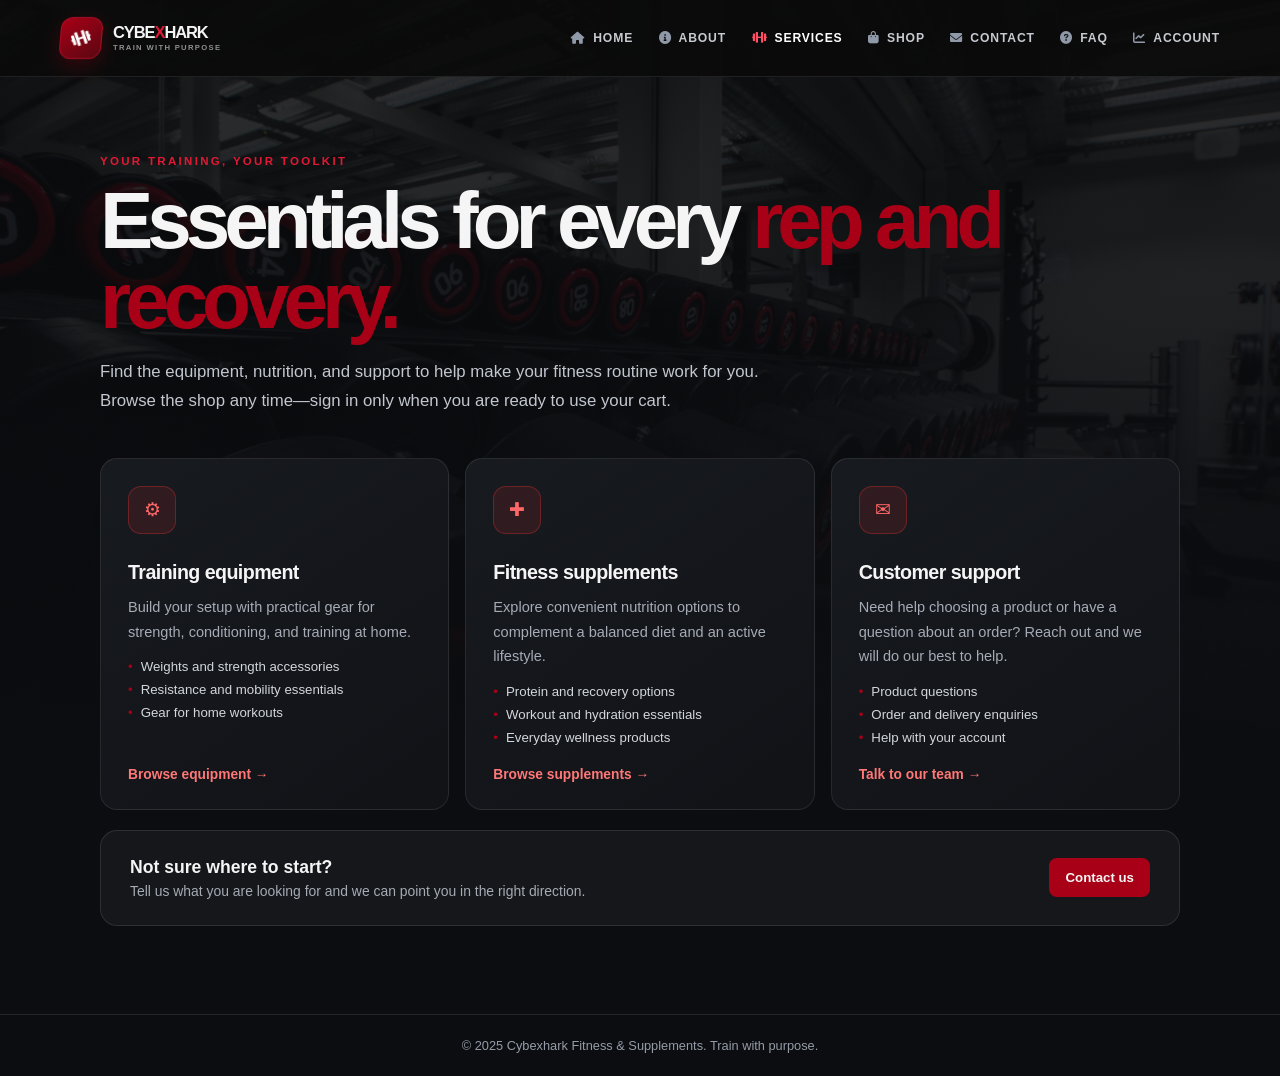
<file: service.html>
<!DOCTYPE html>
<html lang="en">
<head>
    <meta charset="UTF-8">
    <meta name="viewport" content="width=device-width, initial-scale=1.0">
    <meta name="description" content="Explore Cybexhark fitness equipment, supplements, and customer support.">
    <link rel="icon" href="letter-c.png" type="image/png">
    <title>Services | Cybexhark</title>
    <style>
        :root { color-scheme: dark; --muted: #a6abb5; --accent: #ef3434; --line: rgba(255,255,255,.1); }
        * { box-sizing: border-box; }
        body { min-width: 320px; margin: 0; color: #f7f7f8; background: linear-gradient(180deg, rgba(8,9,11,.84), #0b0d10 760px), url('gym.jpg') center top / cover fixed; font-family: Inter, "Segoe UI", Arial, sans-serif; }
        a { color: inherit; text-decoration: none; }
        .site-header { position: sticky; top: 0; z-index: 5; border-bottom: 1px solid var(--line); background: rgba(10,11,13,.91); backdrop-filter: blur(14px); }
        .nav { width: min(1160px, calc(100% - 40px)); min-height: 72px; margin: auto; display: flex; align-items: center; justify-content: space-between; gap: 24px; }
        .brand { font-weight: 900; font-size: 1.3rem; letter-spacing: -.07em; }
        .brand span { color: var(--accent); }
        .nav-links { display: flex; flex-wrap: wrap; align-items: center; gap: 8px 25px; margin: 0; padding: 0; list-style: none; }
        .nav-links a { color: #c7cad0; font-size: .8rem; font-weight: 700; letter-spacing: .08em; }
        .nav-links a:hover, .nav-links a[aria-current="page"] { color: #ff6868; }
        main { width: min(1080px, calc(100% - 40px)); margin: auto; padding: 78px 0 88px; }
        .eyebrow { margin: 0 0 14px; color: #ff6666; font-size: .72rem; font-weight: 850; letter-spacing: .2em; }
        h1, h2, p { margin-top: 0; }
        h1 { margin-bottom: 16px; font-size: clamp(2.7rem, 7vw, 5rem); line-height: 1; letter-spacing: -.075em; }
        h1 span { color: var(--accent); }
        .intro { max-width: 660px; margin-bottom: 42px; color: #c2c6ce; font-size: 1.05rem; line-height: 1.75; }
        .services { display: grid; grid-template-columns: repeat(3, minmax(0, 1fr)); gap: 16px; }
        .service-card { display: flex; min-height: 310px; flex-direction: column; align-items: flex-start; padding: 27px; border: 1px solid var(--line); border-radius: 17px; background: linear-gradient(145deg, rgba(23,26,31,.97), rgba(16,18,22,.97)); transition: transform .2s ease, border-color .2s ease; }
        .service-card:hover { transform: translateY(-4px); border-color: rgba(239,52,52,.55); }
        .service-icon { display: grid; width: 48px; height: 48px; place-items: center; margin-bottom: 27px; border: 1px solid rgba(239,52,52,.32); border-radius: 13px; background: rgba(239,52,52,.12); color: #ff6868; font-size: 1.2rem; }
        .service-card h2 { margin-bottom: 11px; font-size: 1.23rem; letter-spacing: -.03em; }
        .service-card p { color: var(--muted); font-size: .91rem; line-height: 1.7; }
        .service-card ul { display: grid; gap: 8px; margin: 0 0 22px; padding: 0; color: #d3d6dc; list-style: none; font-size: .83rem; }
        .service-card li::before { margin-right: 8px; color: var(--accent); content: "•"; }
        .service-link { margin-top: auto; color: #ff7777; font-size: .86rem; font-weight: 800; }
        .support-banner { display: flex; align-items: center; justify-content: space-between; gap: 22px; margin-top: 20px; padding: 26px 29px; border: 1px solid var(--line); border-radius: 17px; background: rgba(255,255,255,.045); }
        .support-banner h2 { margin-bottom: 5px; font-size: 1.1rem; }
        .support-banner p { margin-bottom: 0; color: var(--muted); font-size: .87rem; }
        .support-banner a { flex: 0 0 auto; padding: 12px 16px; border-radius: 8px; background: var(--accent); font-size: .83rem; font-weight: 800; }
        footer { padding: 23px 20px; border-top: 1px solid var(--line); color: #969ca7; text-align: center; font-size: .8rem; }
        @media (max-width: 800px) { .services { grid-template-columns: 1fr 1fr; } .service-card:last-child { grid-column: 1 / -1; min-height: 250px; } }
        @media (max-width: 700px) { .nav { align-items: flex-start; flex-direction: column; padding: 16px 0; gap: 14px; } .nav-links { gap: 11px 18px; } main { padding-top: 58px; } }
        @media (max-width: 560px) { .services { grid-template-columns: 1fr; } .service-card:last-child { grid-column: auto; } .support-banner { align-items: flex-start; flex-direction: column; } }
        @media (prefers-reduced-motion: reduce) { *, *::before, *::after { transition-duration: .01ms !important; } }
    </style>
    <link rel="stylesheet" href="https://cdnjs.cloudflare.com/ajax/libs/font-awesome/6.0.0/css/all.min.css">
    <link rel="stylesheet" href="cybex-theme.css">
</head>
<body>
    <header class="responsive-site-header">
        <nav class="responsive-site-nav" aria-label="Main navigation">
            <a class="dashboard-brand" href="index.html" aria-label="Cybexhark home">
                <span class="dashboard-brand-mark" aria-hidden="true"><i class="fa-solid fa-dumbbell"></i></span>
                <span class="dashboard-brand-wordmark"><span class="dashboard-brand-name">CYBE<span>X</span>HARK</span><small>TRAIN WITH PURPOSE</small></span>
            </a>
            <button class="site-menu-toggle" type="button" aria-controls="site-menu" aria-expanded="false" aria-label="Open navigation menu"><i class="fa-solid fa-bars" aria-hidden="true"></i></button>
            <div class="site-menu" id="site-menu" aria-label="Site pages">
                <button class="site-menu-close" type="button" aria-label="Close navigation menu"><i class="fa-solid fa-xmark" aria-hidden="true"></i></button>
                <a class="dashboard-brand site-menu-brand" href="index.html" aria-label="Cybexhark home">
                    <span class="dashboard-brand-mark" aria-hidden="true"><i class="fa-solid fa-dumbbell"></i></span>
                    <span class="dashboard-brand-wordmark"><span class="dashboard-brand-name">CYBE<span>X</span>HARK</span><small>TRAIN WITH PURPOSE</small></span>
                </a>
                <h2 class="site-menu-title">Menu</h2>
                <ul class="site-menu-links">
                    <li><a href="index.html"><i class="fa-solid fa-house" aria-hidden="true"></i>HOME</a></li><li><a href="about.html"><i class="fa-solid fa-circle-info" aria-hidden="true"></i>ABOUT</a></li>
                    <li><a href="service.html" aria-current="page"><i class="fa-solid fa-dumbbell" aria-hidden="true"></i>SERVICES</a></li><li><a href="shop.html"><i class="fa-solid fa-bag-shopping" aria-hidden="true"></i>SHOP</a></li>
                    <li><a href="contact.html"><i class="fa-solid fa-envelope" aria-hidden="true"></i>CONTACT</a></li><li><a href="faq.html"><i class="fa-solid fa-circle-question" aria-hidden="true"></i>FAQ</a></li><li><a href="dashboard.html"><i class="fa-solid fa-chart-line" aria-hidden="true"></i>ACCOUNT</a></li>
                </ul>
            </div>
            <button class="site-menu-backdrop" type="button" aria-label="Close navigation menu" hidden></button>
        </nav>
    </header>
    <main>
        <p class="eyebrow">YOUR TRAINING, YOUR TOOLKIT</p>
        <h1>Essentials for every <span>rep and recovery.</span></h1>
        <p class="intro">Find the equipment, nutrition, and support to help make your fitness routine work for you. Browse the shop any time—sign in only when you are ready to use your cart.</p>
        <section class="services" aria-label="Cybexhark services">
            <article class="service-card">
                <span class="service-icon" aria-hidden="true">&#9881;</span>
                <h2>Training equipment</h2>
                <p>Build your setup with practical gear for strength, conditioning, and training at home.</p>
                <ul><li>Weights and strength accessories</li><li>Resistance and mobility essentials</li><li>Gear for home workouts</li></ul>
                <a class="service-link" href="shop.html">Browse equipment <span aria-hidden="true">&rarr;</span></a>
            </article>
            <article class="service-card">
              <span class="service-icon" aria-hidden="true">&#10010;</span>
                <h2>Fitness supplements</h2>
                <p>Explore convenient nutrition options to complement a balanced diet and an active lifestyle.</p>
                <ul><li>Protein and recovery options</li><li>Workout and hydration essentials</li><li>Everyday wellness products</li></ul>
                <a class="service-link" href="shop.html">Browse supplements <span aria-hidden="true">&rarr;</span></a>
            </article>
            <article class="service-card">
                <span class="service-icon" aria-hidden="true">&#9993;</span>
                <h2>Customer support</h2>
                <p>Need help choosing a product or have a question about an order? Reach out and we will do our best to help.</p>
                <ul><li>Product questions</li><li>Order and delivery enquiries</li><li>Help with your account</li></ul>
                <a class="service-link" href="contact.html">Talk to our team <span aria-hidden="true">&rarr;</span></a>
            </article>
        </section>
        <aside class="support-banner">
            <div><h2>Not sure where to start?</h2><p>Tell us what you are looking for and we can point you in the right direction.</p></div>
            <a href="contact.html">Contact us</a>
        </aside>
    </main>
    <footer>&copy; 2025 Cybexhark Fitness &amp; Supplements. Train with purpose.</footer>
    <script src="cybex-navigation.js" defer></script>
    <script src="cybex-motion.js" defer></script>
</body>
</html>
</file>
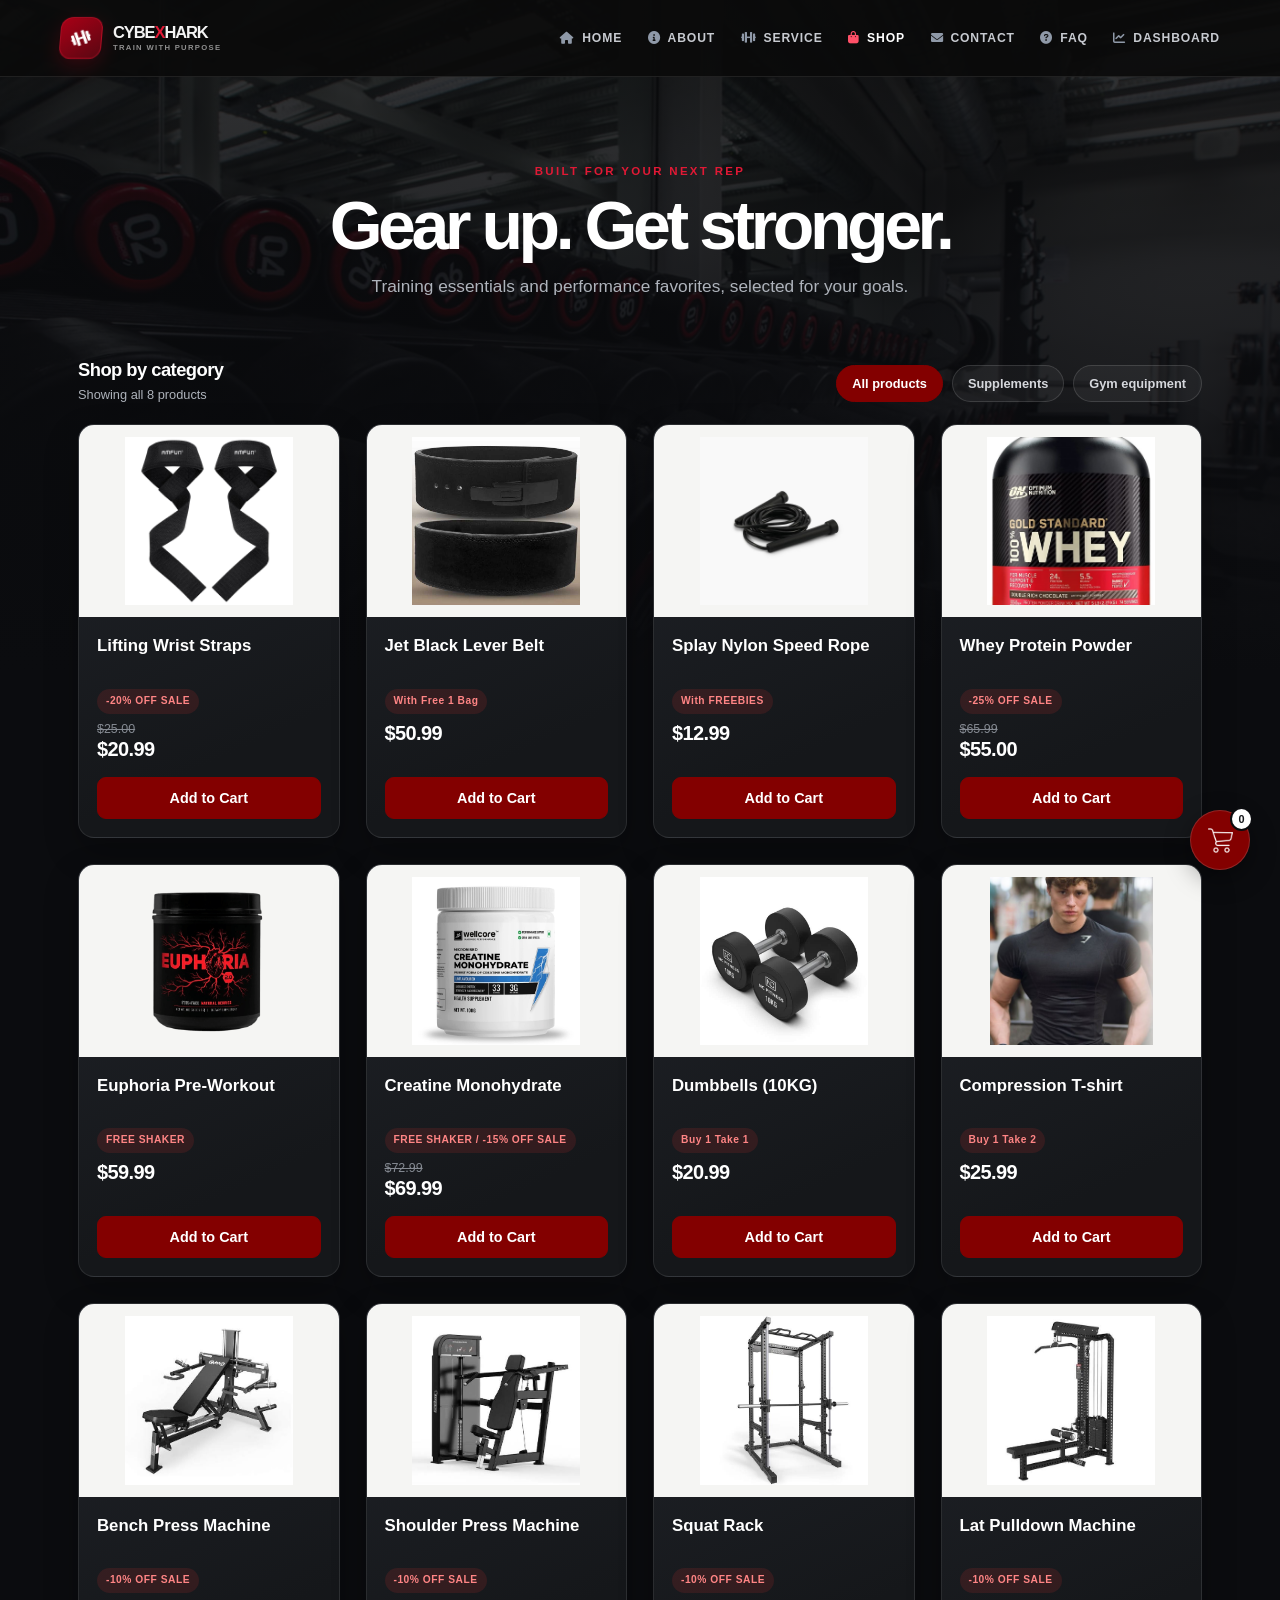
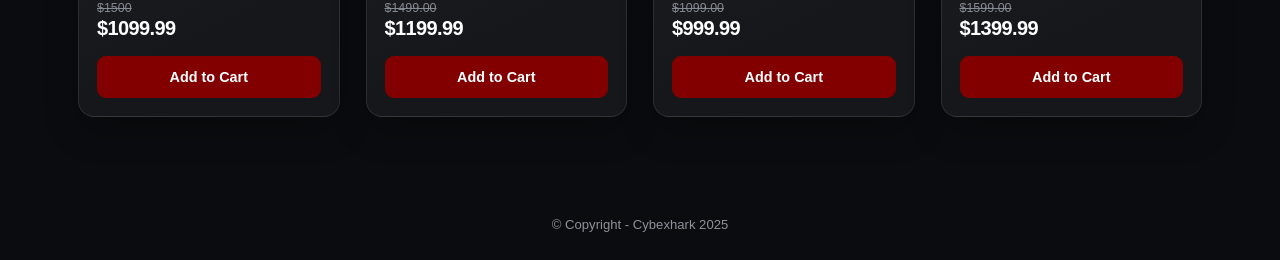
<file: shop.html>
<!DOCTYPE html>
<html lang="en">
<head>
    <meta charset="UTF-8">
    <meta name="viewport" content="width=device-width, initial-scale=1.0">
    <link rel="icon" href="letter-c.png" type="image/x-icon">
    <title>Shop - Cybexhark</title>
    <link rel="stylesheet" href="styleshop.css">
    <link rel="stylesheet" href="https://cdnjs.cloudflare.com/ajax/libs/font-awesome/6.0.0/css/all.min.css">
    <link rel="stylesheet" href="cybex-theme.css">
</head>
<body>

    <div class="main">
        <header class="responsive-site-header">
            <nav class="responsive-site-nav" aria-label="Main navigation">
                <a class="dashboard-brand" href="index.html" aria-label="Cybexhark home">
                    <span class="dashboard-brand-mark" aria-hidden="true"><i class="fa-solid fa-dumbbell"></i></span>
                    <span class="dashboard-brand-wordmark"><span class="dashboard-brand-name">CYBE<span>X</span>HARK</span><small>TRAIN WITH PURPOSE</small></span>
                </a>
                <button class="site-menu-toggle" type="button" aria-controls="site-menu" aria-expanded="false" aria-label="Open navigation menu"><i class="fa-solid fa-bars" aria-hidden="true"></i></button>
                <div class="site-menu" id="site-menu" aria-label="Site pages">
                    <button class="site-menu-close" type="button" aria-label="Close navigation menu"><i class="fa-solid fa-xmark" aria-hidden="true"></i></button>
                    <a class="dashboard-brand site-menu-brand" href="index.html" aria-label="Cybexhark home">
                        <span class="dashboard-brand-mark" aria-hidden="true"><i class="fa-solid fa-dumbbell"></i></span>
                        <span class="dashboard-brand-wordmark"><span class="dashboard-brand-name">CYBE<span>X</span>HARK</span><small>TRAIN WITH PURPOSE</small></span>
                    </a>
                    <h2 class="site-menu-title">Menu</h2>
                    <ul class="site-menu-links">
                        <li><a href="index.html"><i class="fa-solid fa-house" aria-hidden="true"></i>HOME</a></li><li><a href="about.html"><i class="fa-solid fa-circle-info" aria-hidden="true"></i>ABOUT</a></li>
                        <li><a href="service.html"><i class="fa-solid fa-dumbbell" aria-hidden="true"></i>SERVICE</a></li><li><a href="shop.html" aria-current="page"><i class="fa-solid fa-bag-shopping" aria-hidden="true"></i>SHOP</a></li>
                        <li><a href="contact.html"><i class="fa-solid fa-envelope" aria-hidden="true"></i>CONTACT</a></li><li><a href="faq.html"><i class="fa-solid fa-circle-question" aria-hidden="true"></i>FAQ</a></li>
                        <li><a href="dashboard.html"><i class="fa-solid fa-chart-line" aria-hidden="true"></i>DASHBOARD</a></li>
                    </ul>
                </div>
                <button class="site-menu-backdrop" type="button" aria-label="Close navigation menu" hidden></button>
            </nav>
        </header>

        <div class="content">
            <section class="shop-intro">
                <p class="shop-eyebrow">BUILT FOR YOUR NEXT REP</p>
                <h1>Gear up. Get stronger.</h1>
                <p>Training essentials and performance favorites, selected for your goals.</p>
            </section>

            <section class="shop-categories" aria-label="Product categories">
                <div class="category-heading">
                    <h2>Shop by category</h2>
                    <p id="category-result-count" aria-live="polite">Showing all 8 products</p>
                </div>
                <div class="category-filters" role="group" aria-label="Filter products">
                    <button class="category-filter is-active" type="button" data-category="all" aria-pressed="true">All products</button>
                    <button class="category-filter" type="button" data-category="supplements" aria-pressed="false">Supplements</button>
                    <button class="category-filter" type="button" data-category="equipment" aria-pressed="false">Gym equipment</button>
                </div>
            </section>

            <div class="listProduct">
                <div class="product-card" data-category="equipment">
                    <img src="straps.jpg" alt="Lifting wrist straps" loading="lazy" decoding="async">
                    <div class="product-info">
                        <h3>Lifting Wrist Straps</h3>
                        <p class="product-promo">-20% OFF SALE</p>
                        <del>$25.00</del>
                        <p class="current-price">$20.99</p>
                        <button class="add-to-cart">Add to Cart</button>
                    </div>
                </div>

                <div class="product-card" data-category="equipment">
                    <img src="belt.jpg" alt="Jet black lever belt" loading="lazy" decoding="async">
                    <div class="product-info">
                        <h3>Jet Black Lever Belt</h3>
                        <p class="product-promo">With Free 1 Bag</p>
                        <p class="current-price">$50.99</p>
                        <button class="add-to-cart">Add to Cart</button>
                    </div>
                </div>

                <div class="product-card" data-category="equipment">
                    <img src="Splay Nylon Speed Rope 10 Foot - Purple _ 10 Foot.jpg" alt="Purple nylon speed rope" loading="lazy" decoding="async">
                    <div class="product-info">
                        <h3>Splay Nylon Speed Rope</h3>
                        <p class="product-promo">With FREEBIES</p>
                        <p class="current-price">$12.99</p>
                        <button class="add-to-cart">Add to Cart</button>
                    </div>
                </div>

                <div class="product-card" data-category="supplements">
                    <img src="Whey Protein.jpg" alt="Whey protein powder" loading="lazy" decoding="async">
                    <div class="product-info">
                        <h3>Whey Protein Powder</h3>
                        <p class="product-promo">-25% OFF SALE</p>
                        <del>$65.99</del>
                        <p class="current-price">$55.00</p>
                        <button class="add-to-cart">Add to Cart</button>
                    </div>
                </div>
                             
                <div class="product-card" data-category="supplement">
                    <img src="euphoria.png" alt="Euphoria pre-workout" loading="lazy" decoding="async">
                    <div class="product-info">
                        <h3>Euphoria Pre-Workout</h3>
                        <p class="product-promo">FREE SHAKER</p>
                        <p class="current-price">$59.99</p>
                        <button class="add-to-cart">Add to Cart</button>
                    </div>
                </div>
                <div class="product-card" data-category="supplement">
                    <img src="creatine.jpg" alt="Creatine monohydrate" loading="lazy" decoding="async">
                    <div class="product-info">
                        <h3>Creatine Monohydrate</h3>
                        <p class="product-promo">FREE SHAKER / -15% OFF SALE</p>
                        <del>$72.99</del>
                        <p class="current-price">$69.99</p>
                        <button class="add-to-cart">Add to Cart</button>
                    </div>
                </div>
                
                <div class="product-card" data-category="equipment">
                    <img src="dumbell.jpg" alt="10 kilogram dumbbell" loading="lazy" decoding="async">
                    <div class="product-info">
                        <h3>Dumbbells (10KG)</h3>
                        <p class="product-promo">Buy 1 Take 1</p>
                        <p class="current-price">$20.99</p>
                        <button class="add-to-cart">Add to Cart</button>
                    </div>
                </div>
                <div class="product-card" data-category="equipment">
                    <img src="david.jpg" alt="Compression T-shirt" loading="lazy" decoding="async">
                    <div class="product-info">
                        <h3>Compression T-shirt</h3>
                        <p class="product-promo">Buy 1 Take 2</p>
                        <p class="current-price">$25.99</p>
                        <button class="add-to-cart">Add to Cart</button>
                    </div>
                </div>

                <div class="product-card" data-category="equipment">
                    <img src="Bench.jpg" alt="Lifting wrist straps" loading="lazy" decoding="async">
                    <div class="product-info">
                        <h3>Bench Press Machine</h3>
                        <p class="product-promo">-10% OFF SALE</p>
                        <del>$1500</del>
                        <p class="current-price">$1099.99</p>
                        <button class="add-to-cart">Add to Cart</button>
                    </div>
                </div>
                <div class="product-card" data-category="equipment">
                    <img src="shoulder.jpg" alt="Lifting wrist straps" loading="lazy" decoding="async">
                    <div class="product-info">
                        <h3>Shoulder Press Machine</h3>
                        <p class="product-promo">-10% OFF SALE</p>
                        <del>$1499.00</del>
                        <p class="current-price">$1199.99</p>
                        <button class="add-to-cart">Add to Cart</button>
                    </div>
                </div>
                <div class="product-card" data-category="equipment">
                    <img src="Squat.jpg" alt="Lifting wrist straps" loading="lazy" decoding="async">
                    <div class="product-info">
                        <h3>Squat Rack</h3>
                        <p class="product-promo">-10% OFF SALE</p>
                        <del>$1099.00</del>
                        <p class="current-price">$999.99</p>
                        <button class="add-to-cart">Add to Cart</button>
                    </div>
                </div>
                <div class="product-card" data-category="equipment">
                    <img src="Lats.jpg" alt="Lifting wrist straps" loading="lazy" decoding="async">
                    <div class="product-info">
                        <h3>Lat Pulldown Machine</h3>
                        <p class="product-promo">-10% OFF SALE</p>
                        <del>$1599.00</del>
                        <p class="current-price">$1399.99</p>
                        <button class="add-to-cart">Add to Cart</button>
                    </div>
                </div>
                <!-- More products as needed -->
            </div>

        </div>
    </div>
    <button id="view-cart" type="button" aria-label="Open your shopping cart">
        <img src="shopping-cart.png" alt="" width="30" height="30" decoding="async">
        <span id="cart-count" class="cart-badge" aria-live="polite">0</span>
    </button>
    <footer class="shop-footer">&copy; Copyright - Cybexhark 2025</footer>
    <script src="shop.js" defer></script>
    <script src="cybex-navigation.js" defer></script>
    <script src="cybex-motion.js" defer></script>
</body>
</html>
</file>
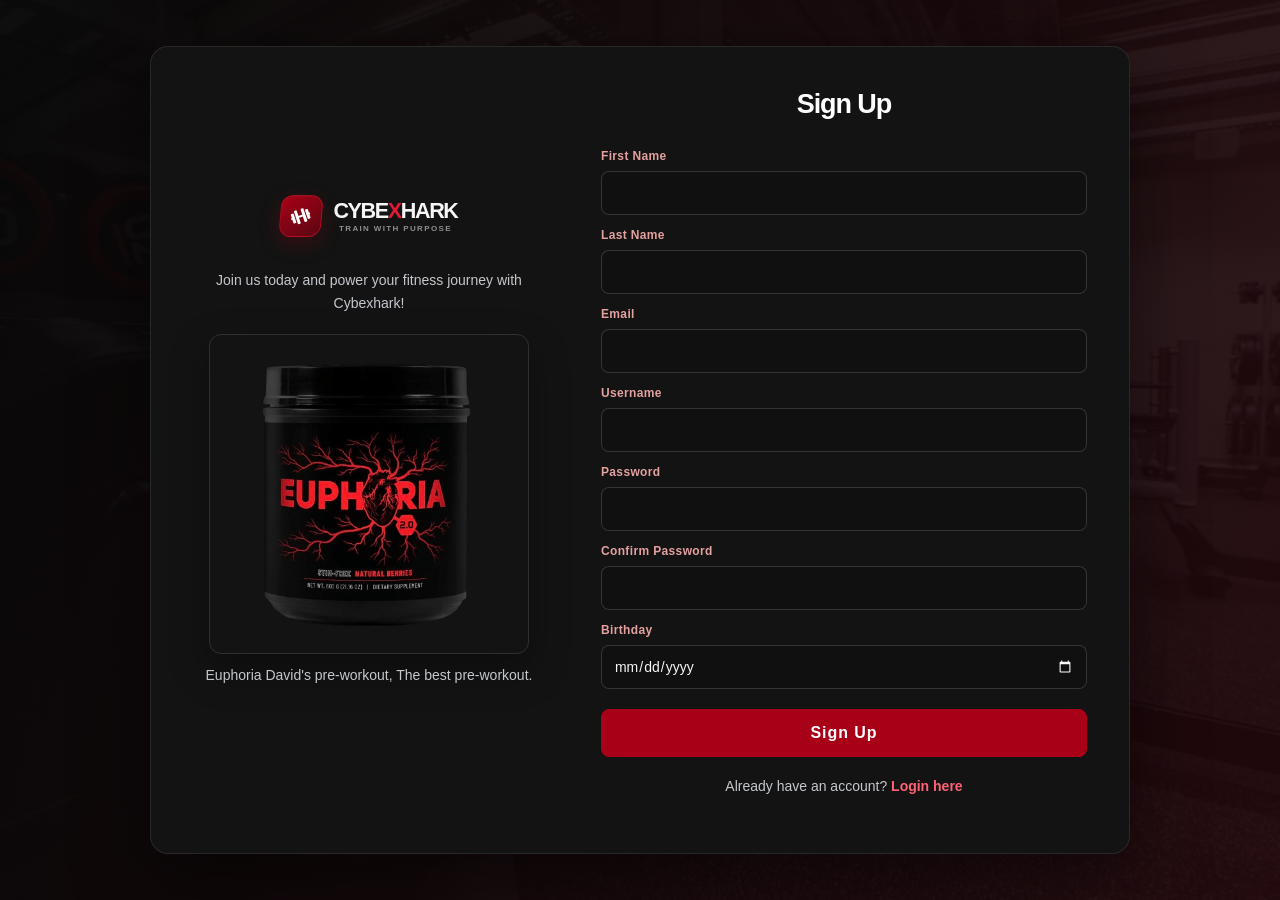
<file: signup.html>
<!DOCTYPE html>
<html lang="en">
<head>
    <meta charset="UTF-8">
    <meta name="viewport" content="width=device-width, initial-scale=1.0">
    <link rel="icon" href="letter-c.png">
    <title>Cybexhark - Sign Up</title>
    <style>
        body {
            font-family: Arial, sans-serif;
            width: 100%;
            background: linear-gradient(Darkred, rgba(0, 0, 0, 0.932));
            background-position: center;
            background-attachment: fixed;
            background-size: cover;
            display: flex;
            justify-content: center;
            align-items: center;
            height: 100vh;
            margin: 0;
            margin-top: 15%;
        }

        .container {
            display: flex;
            flex-direction: row-reverse; /* Horizontal layout */
            align-items: center;
            justify-content: space-between;
            padding: 20px;
            width: 80%;
            max-width: 800px; /* Wider container for horizontal layout */
            background: linear-gradient(Darkred, black);
            color: white;
            border-radius: 20px;
            box-shadow: 0px 2px 8px rgba(0, 0, 0, 0.829);
            transition: 0.3s ease-in-out;
        }

        .container:hover {
            box-shadow: 0px 2px 8px rgba(0, 0, 0, 0.616);
            transform: translateY(-5px);
        }

        .left-section {
            flex: 1;
            padding: 20px;
            text-align: center;
        }

        .left-section h1 {
            font-size: 30px;
            color: white;
            text-shadow: 2px 2px 4px #220000;
            font-family: 'Times New Roman', Times, serif;
        }

        .left-section p {
            color: rgba(243, 212, 212, 0.712);
            font-size: 14px;
            margin-top: 10px;
        }

        .right-section {
            flex: 1;
            padding: 20px;
        }

        h2 {
            text-align: center;
            color: white;
            font-size: 24px;
            margin-bottom: 20px;
        }

        form {
            display: flex;
            flex-direction: column;
            gap: 15px;
        }

        label {
            font-size: 14px;
            color: rgba(233, 110, 110, 0.658);
            font-weight: bold;
        }

        input[type="text"], input[type="password"], input[type="date"], input[type="email"], select {
            padding: 10px;
            font-size: 14px;
            border: 2px solid #c400005d;
            background-color: #ffdfdf;
            border-radius: 5px;
            width: 90%; /* Adjusted width to 90% */
            margin: 0 auto; /* Center align inputs */
            display: block; /* Ensure block-level alignment */
        }

        button[type="submit"] {
            padding: 10px;
            background-color: darkred;
            color: white;
            border: none;
            border-radius: 5px;
            cursor: pointer;
            font-size: 16px;
            width: 90%; /* Adjusted width to 90% */
            margin: 0 auto; /* Center align button */
            display: block; /* Ensure block-level alignment */
        }

        button[type="submit"]:hover {
            background-color: white;
            color: black;
            font-weight: bold;
        }

        .center-text {
            text-align: center;
            font-size: 14px;
            margin-top: 10px;
        }

        .center-text a {
            color: darkred;
            text-decoration: none;
        }

        .center-text a:hover {
            color: rgba(255, 255, 255, 0.445);
        }
        .left-section h1{
            background: linear-gradient(to top, rgba(0, 0, 0, 0.5) 50%, rgba(0, 0, 0, 0.5) 50%), url('gym.jpg');
            font-size: 40px;
            border-radius: 10px;
        }

        /* Responsive authentication page styling */
        * {
            box-sizing: border-box;
        }

        body {
            min-height: 100vh;
            height: auto;
            margin: 0;
            padding: 32px 18px;
            color: #f5f5f5;
            background:
                linear-gradient(135deg, rgba(8, 9, 11, 0.96), rgba(35, 10, 12, 0.9)),
                url("gym.jpg") center / cover fixed;
            font-family: "Segoe UI", Arial, sans-serif;
        }

        .container {
            flex-direction: row;
            align-items: stretch;
            justify-content: stretch;
            gap: clamp(24px, 5vw, 56px);
            width: min(100%, 980px);
            max-width: 980px;
            margin: auto;
            padding: clamp(24px, 4vw, 42px);
            border: 1px solid rgba(255, 255, 255, 0.12);
            border-radius: 18px;
            background: rgba(18, 19, 22, 0.95);
            box-shadow: 0 24px 70px rgba(0, 0, 0, 0.5);
            backdrop-filter: blur(14px);
        }

        .container:hover {
            transform: none;
            box-shadow: 0 24px 70px rgba(0, 0, 0, 0.5);
        }

        .left-section,
        .right-section {
            min-width: 0;
            padding: 0;
        }

        .left-section {
            display: flex;
            flex: 0 1 42%;
            flex-direction: column;
            align-items: center;
            justify-content: center;
            text-align: center;
        }

        .left-section h1 {
            width: 100%;
            margin: 0 0 12px;
            padding: 12px 8px;
            border-radius: 9px;
            background:
                linear-gradient(90deg, rgba(10, 11, 13, 0.8), rgba(10, 11, 13, 0.4)),
                url("gym.jpg") center 45% / cover;
            font-family: "Segoe UI", Arial, sans-serif;
            font-size: clamp(30px, 4vw, 40px);
            font-weight: 800;
            letter-spacing: -0.06em;
        }

        .left-section p {
            max-width: 360px;
            margin: 10px 0 18px;
            color: #c4c7cc;
            font-size: 14px;
            line-height: 1.65;
        }

        .left-section img {
            display: block;
            width: min(100%, 320px) !important;
            height: auto !important;
            aspect-ratio: 1;
            border: 1px solid rgba(255, 255, 255, 0.12);
            border-radius: 12px !important;
            object-fit: cover;
            box-shadow: 0 16px 38px rgba(0, 0, 0, 0.35);
        }

        .right-section {
            flex: 1 1 58%;
        }

        h2 {
            margin: 0 0 24px;
            font-size: 27px;
            letter-spacing: -0.04em;
        }

        form {
            gap: 8px;
        }

        label {
            margin-top: 5px;
            color: #e5a0a0;
            font-size: 12px;
            letter-spacing: 0.03em;
        }

        input[type="text"],
        input[type="password"],
        input[type="date"],
        input[type="email"],
        select {
            display: block;
            width: 100%;
            min-height: 44px;
            margin: 0;
            padding: 10px 12px;
            border: 1px solid rgba(255, 255, 255, 0.14);
            border-radius: 8px;
            outline: none;
            background: #24262b;
            color: #fff;
            font: inherit;
            font-size: 14px;
            transition: border-color 160ms ease, box-shadow 160ms ease;
        }

        input[type="date"] {
            color-scheme: dark;
        }

        select option {
            background: #24262b;
            color: #fff;
        }

        input[type="text"]:focus,
        input[type="password"]:focus,
        input[type="date"]:focus,
        input[type="email"]:focus,
        select:focus {
            border-color: #ef3434;
            box-shadow: 0 0 0 3px rgba(239, 52, 52, 0.16);
        }

        button[type="submit"] {
            width: 100%;
            min-height: 48px;
            margin: 12px 0 0;
            border-radius: 8px;
            background: #e42e34;
            font-weight: 700;
            letter-spacing: 0.06em;
            transition: background 160ms ease, transform 160ms ease;
        }

        button[type="submit"]:hover {
            transform: translateY(-1px);
            background: #c82028;
            color: #fff;
        }

        .center-text {
            margin-top: 18px;
            color: #c4c7cc;
            line-height: 1.6;
        }

        .center-text a {
            color: #ff6969;
            font-weight: 700;
        }

        .center-text a:hover {
            color: #fff;
        }

        .auth-message {
            margin: 0;
            padding: 10px 12px;
            border: 1px solid rgba(255, 255, 255, 0.14);
            border-radius: 8px;
            background: rgba(255, 255, 255, 0.06);
            color: #e5e7eb;
            font-size: 13px;
            line-height: 1.5;
        }

        .auth-message[data-state="error"] {
            border-color: rgba(255, 105, 105, 0.5);
            background: rgba(239, 52, 52, 0.12);
            color: #ffb4b4;
        }

        .auth-message[data-state="success"] {
            border-color: rgba(74, 222, 128, 0.4);
            background: rgba(34, 197, 94, 0.1);
            color: #bbf7d0;
        }

        @media (max-width: 700px) {
            body {
                padding: 20px 14px;
            }

            .container {
                flex-direction: column;
                gap: 28px;
                width: min(100%, 520px);
                padding: clamp(20px, 6vw, 32px);
            }

            .left-section {
                flex: none;
            }

            .left-section img {
                width: min(100%, 240px) !important;
            }

            .left-section p:last-child {
                margin-bottom: 0;
            }

            .right-section {
                flex: none;
                width: 100%;
            }
        }

        @media (max-width: 380px) {
            body {
                padding: 14px 10px;
            }

            .container {
                padding: 20px 16px;
            }

            h2 {
                margin-bottom: 18px;
            }
        }
    </style>
    <link rel="stylesheet" href="https://cdnjs.cloudflare.com/ajax/libs/font-awesome/6.0.0/css/all.min.css">
    <link rel="stylesheet" href="cybex-theme.css">
</head>
<body class="auth-page">
    <div class="container">
        <div class="left-section">
            <a class="dashboard-brand auth-brand" href="index.html" aria-label="Cybexhark home">
                <span class="dashboard-brand-mark" aria-hidden="true"><i class="fa-solid fa-dumbbell"></i></span>
                <span class="dashboard-brand-wordmark"><span class="dashboard-brand-name">CYBE<span>X</span>HARK</span><small>TRAIN WITH PURPOSE</small></span>
            </a>
            <p>Join us today and power your fitness journey with Cybexhark!</p>
            <img src="euphoria.png" width="250px" height="250px" style="border-radius: 10px;" decoding="async">
            <p>Euphoria David's pre-workout, The best pre-workout.</p>
        </div>
        <div class="right-section">
            <h2>Sign Up</h2>
            <form id="signupForm">
                <p class="auth-message" id="signupMessage" role="status" aria-live="polite" hidden></p>
                <label for="firstName">First Name</label>
                <input type="text" id="firstName" required>

                <label for="lastName">Last Name</label>
                <input type="text" id="lastName" required>

                <label for="signupEmail">Email</label>
                <input type="email" id="signupEmail" required>

                <label for="signupUsername">Username</label>
                <input type="text" id="signupUsername" required>

                <label for="signupPassword">Password</label>
                <input type="password" id="signupPassword" required>

                <label for="confirmPassword">Confirm Password</label>
                <input type="password" id="confirmPassword" required>

                <label for="birthday">Birthday</label>
                <input type="date" id="birthday" required>

                <button type="submit" id="signupButton">Sign Up</button>
            </form>
            <p class="center-text">Already have an account? <a href="login.html">Login here</a></p>
        </div>
    </div>
    <script>
        const form = document.getElementById('signupForm');
        const password = document.getElementById('signupPassword');
        const confirmPassword = document.getElementById('confirmPassword');
        const signupMessage = document.getElementById('signupMessage');

        function showSignupMessage(message, state) {
            signupMessage.textContent = message;
            signupMessage.dataset.state = state;
            signupMessage.hidden = false;
        }

        form.addEventListener('submit', function(event) {
            event.preventDefault();

            // Password validation
            if (password.value !== confirmPassword.value) {
                showSignupMessage('Passwords do not match. Please check them and try again.', 'error');
                return;
            }

            if (password.value.length < 6) {
                showSignupMessage('Your password must be at least 6 characters long.', 'error');
                return;
            }

            const firstName = document.getElementById('firstName').value;
            const lastName = document.getElementById('lastName').value;
            const email = document.getElementById('signupEmail').value;
            const username = document.getElementById('signupUsername').value;
            const userPassword = password.value;
            // Store user credentials in localStorage
            const users = JSON.parse(localStorage.getItem('users')) || [];
            if (users.some(user => user.username === username)) {
                showSignupMessage('That username is already taken. Please choose another.', 'error');
                return;
            }
            users.push({
                firstName,
                lastName,
                email,
                username,
                password: userPassword,
                role: 'customer',
                profilePicture: null,
                coverPhoto: null,
            });
            localStorage.setItem('users', JSON.stringify(users));

            showSignupMessage('Your account was created. Redirecting you to login...', 'success');

            // Redirect to login after a short delay
            setTimeout(function() {
                window.location.href = 'login.html';
            }, 1500);
        });
    </script>
    <script src="cybex-motion.js" defer></script>
</body>
</html>
</file>
<file: cybex-theme.css>
:root {
    color-scheme: dark;
    --cybex-background: #080808;
    --cybex-surface: #141414;
    --cybex-surface-hover: #1c1c1c;
    --cybex-primary: #a80016;
    --cybex-accent: #e11935;
    --cybex-text: #f5f5f5;
    --cybex-muted: #999;
    --cybex-border: rgba(255, 255, 255, 0.09);
    --accent: #a80016;
    --accent-2: #e11935;
    --accent-dark: #e11935;
    --checkout-accent: #a80016;
    --payment-accent: #a80016;
}

html {
    scrollbar-color: #5a101a var(--cybex-background);
}

body {
    color: var(--cybex-text);
    accent-color: var(--cybex-accent);
}

html.motion-enabled [data-motion="rise"] {
    opacity: 0;
    transform: translateY(22px);
    transition:
        opacity 680ms cubic-bezier(0.2, 0.7, 0.25, 1),
        transform 680ms cubic-bezier(0.2, 0.7, 0.25, 1);
    transition-delay: var(--motion-delay, 0ms);
}

html.motion-enabled [data-motion="rise"].motion-visible {
    opacity: 1;
    transform: translateY(0);
}

body.auth-page {
    background:
        linear-gradient(110deg, rgba(8, 8, 8, 0.97), rgba(34, 8, 12, 0.92)),
        url("gym.jpg") center / cover fixed;
}

body.ai-page {
    min-height: 100vh;
    background:
        linear-gradient(110deg, rgba(8, 8, 8, 0.96), rgba(26, 8, 11, 0.94)),
        url("gym.jpg") center / cover fixed;
}

body.ai-page header {
    border-bottom: 1px solid var(--cybex-border);
    background: rgba(10, 10, 10, 0.88);
}

body.ai-page main {
    width: min(900px, calc(100% - 36px));
    margin: 36px auto;
    padding: clamp(20px, 5vw, 40px);
    border: 1px solid var(--cybex-border);
    border-radius: 14px;
    background: rgba(20, 20, 20, 0.94);
}

body.ai-page #response-container {
    border-color: var(--cybex-border);
    background: var(--cybex-surface-hover);
}

body.ai-page #response,
body.ai-page #loading {
    color: var(--cybex-text);
}

::selection {
    background: rgba(225, 25, 53, 0.55);
    color: #fff;
}

:is(button, a, input, select, textarea):focus-visible {
    outline: 2px solid #ff5068;
    outline-offset: 3px;
}

:is(.navbar, .site-header) {
    border-color: var(--cybex-border);
    background-color: rgba(10, 10, 10, 0.88);
}

.responsive-site-header {
    position: sticky;
    top: 0;
    z-index: 30;
    border-bottom: 1px solid var(--cybex-border);
    background: rgba(10, 10, 10, 0.9);
}

.responsive-site-nav {
    display: flex;
    width: min(1160px, calc(100% - 40px));
    min-height: 76px;
    align-items: center;
    justify-content: space-between;
    gap: 24px;
    margin: 0 auto;
}

.responsive-site-nav .dashboard-brand {
    flex: 0 0 auto;
}

.site-menu {
    margin-left: auto;
}

.site-menu-links {
    float: none;
    display: flex;
    width: auto;
    align-items: center;
    gap: 8px clamp(14px, 2vw, 26px);
    margin: 0;
    padding: 0;
    list-style: none;
}

.site-menu-links li {
    margin: 0;
    padding: 0;
    list-style: none;
}

.site-menu-links a {
    display: inline-flex;
    min-height: 42px;
    align-items: center;
    color: #c7cad0;
    font-size: 0.76rem;
    font-weight: 750;
    letter-spacing: 0.07em;
    text-decoration: none;
    transition: color 180ms ease;
}

.site-menu-links a i {
    margin-right: 7px;
    color: #8f99a8;
}

.site-menu-links a:hover,
.site-menu-links a:focus-visible,
.site-menu-links a[aria-current="page"] {
    color: #fff;
}

.site-menu-links a:hover i,
.site-menu-links a:focus-visible i,
.site-menu-links a[aria-current="page"] i {
    color: #ff5068;
}

.site-menu-toggle,
.site-menu-close,
.site-menu-backdrop {
    display: none;
}

.responsive-site-nav .site-menu-brand,
.site-menu-title {
    display: none;
}

@media (max-width: 1024px) {
    .responsive-site-nav {
        width: calc(100% - 32px);
        min-height: 68px;
    }

    .site-menu-toggle,
    .site-menu-close {
        display: inline-grid;
        width: 44px;
        height: 44px;
        min-height: 44px;
        place-items: center;
        border: 1px solid var(--cybex-border);
        border-radius: 10px;
        background: #17191d;
        color: #fff;
        cursor: pointer;
        font-size: 1rem;
        font-weight: 400;
        line-height: 1;
        margin: 0;
        padding: 0;
    }

    .site-menu-toggle:hover,
    .site-menu-close:hover {
        border-color: rgba(225, 25, 53, 0.5);
        background: #24262b;
        color: #fff;
    }

    .site-menu-toggle {
        position: relative;
        z-index: 45;
        margin-left: auto;
    }

    .site-menu {
        position: fixed;
        z-index: 42;
        top: 0;
        left: 0;
        width: min(320px, 86vw);
        height: 100vh;
        height: 100dvh;
        margin: 0;
        padding: 20px 18px 28px;
        overflow-y: auto;
        border-right: 1px solid var(--cybex-border);
        background: rgba(10, 12, 17, 0.98);
        box-shadow: 12px 0 32px rgba(0, 0, 0, 0.32);
        transform: translateX(-105%);
        transition: transform 220ms ease, visibility 220ms ease;
        visibility: hidden;
    }

    .responsive-site-nav .site-menu-brand {
        display: flex;
        margin: 0 48px 18px 4px;
    }

    .site-menu-title {
        display: block;
        margin: 0 12px 8px;
        color: #aab3c2;
        font-size: 0.72rem;
        font-weight: 700;
        letter-spacing: 0.14em;
        text-transform: uppercase;
    }

    .site-menu-close {
        position: absolute;
        top: 18px;
        right: 18px;
    }

    .site-menu-links {
        display: grid;
        grid-template-columns: minmax(0, 1fr);
        align-items: stretch;
        justify-items: stretch;
        float: none;
        width: 100%;
        gap: 4px;
    }

    .site-menu-links li {
        width: auto;
        margin: 0;
        padding: 0;
        list-style: none;
    }

    .site-menu-links a {
        display: flex;
        min-height: 42px;
        padding: 0 12px;
        border: 1px solid transparent;
        border-radius: 10px;
        color: #aeb8c7;
        font-size: 0.88rem;
        font-weight: 600;
        letter-spacing: 0;
    }

    .site-menu-links a i {
        flex: 0 0 18px;
        width: 18px;
        margin-right: 10px;
        color: #788397;
        text-align: center;
    }

    .site-menu-links a:hover,
    .site-menu-links a:focus-visible,
    .site-menu-links a[aria-current="page"] {
        border-color: rgba(225, 25, 53, 0.28);
        background: rgba(225, 25, 53, 0.14);
        color: #fff;
    }

    .site-menu-backdrop {
        position: fixed;
        z-index: 40;
        inset: 0;
        width: 100%;
        height: 100%;
        min-height: 0;
        border: 0;
        border-radius: 0;
        background: rgba(0, 0, 0, 0.62);
        margin: 0;
        padding: 0;
    }

    .site-menu-backdrop:hover {
        background: rgba(0, 0, 0, 0.62);
    }

    body.site-menu-open {
        overflow: hidden;
    }

    body.site-menu-open .site-menu {
        transform: translateX(0);
        visibility: visible;
    }

    body.site-menu-open .site-menu-backdrop {
        display: block;
    }
}

@media (prefers-reduced-motion: reduce) {
    .site-menu {
        transition-duration: 0.01ms;
    }
}

.navbar .logo,
.navbar .menu ul li a,
.nav-links a {
    transition: color 180ms ease;
}

.navbar .logo {
    color: var(--cybex-text);
}

.navbar .menu ul li a,
.nav-links a {
    color: #aaa;
}

.navbar .menu ul li a:hover,
.navbar .menu ul li a:focus-visible,
.nav-links a:hover,
.nav-links a:focus-visible,
.nav-links a[aria-current="page"] {
    color: #fff;
    text-shadow: none;
}

:is(.navbar .logo, .brand) span,
.navbar .logo::first-letter {
    color: var(--cybex-accent);
}

:is(.eyebrow, .dashboard-eyebrow, .customer-eyebrow, .shop-eyebrow) {
    color: var(--cybex-accent);
}

:is(.join-btn, .contact-btn, .button-primary, .support-banner > a, .primary-button) {
    border-color: var(--cybex-primary);
    background-color: var(--cybex-primary);
}

:is(.join-btn, .contact-btn, .button-primary, .support-banner > a, .primary-button):hover {
    border-color: var(--cybex-accent);
    background-color: var(--cybex-accent);
}

:is(.product-card, .service-card, .contact-card, .story-card, .value-card, .dashboard-panel, .account-section, .profile-section) {
    border-color: var(--cybex-border);
    background-color: var(--cybex-surface);
}

:is(.product-card, .service-card, .contact-card, .story-card, .value-card, .dashboard-panel):hover {
    border-color: rgba(225, 25, 53, 0.38);
}

input,
select,
textarea {
    border-color: rgba(255, 255, 255, 0.15);
    background-color: #101010;
    color: var(--cybex-text);
    accent-color: var(--cybex-accent);
}

input[type="checkbox"],
input[type="radio"] {
    background-color: initial;
}

input::placeholder,
textarea::placeholder {
    color: #858585;
}

body.auth-page .container,
body.auth-page .container:hover {
    border-color: var(--cybex-border);
    background: rgba(20, 20, 20, 0.96);
}

body.auth-page :is(input:not([type="checkbox"]):not([type="radio"]), select) {
    width: 100%;
    border: 1px solid rgba(255, 255, 255, 0.15);
    background: #101010;
    color: var(--cybex-text);
}

body.auth-page :is(button, button[type="submit"]) {
    border: 1px solid var(--cybex-primary);
    background: var(--cybex-primary);
    color: #fff;
}

body.auth-page :is(button, button[type="submit"]):hover {
    border-color: var(--cybex-accent);
    background: var(--cybex-accent);
    color: #fff;
}

body.auth-page .center-text a {
    color: #ff6275;
}

body.ai-page button {
    background: var(--cybex-primary);
}

body.ai-page button:hover {
    background: var(--cybex-accent);
}

.dashboard-brand {
    display: flex;
    min-width: 0;
    align-items: center;
    gap: 11px;
    color: var(--cybex-text);
    text-decoration: none;
}

.dashboard-brand-mark {
    display: grid;
    flex: 0 0 42px;
    width: 42px;
    height: 42px;
    place-items: center;
    border: 1px solid rgba(225, 25, 53, 0.45);
    border-radius: 12px;
    background: linear-gradient(145deg, #a80016, #5a0712);
    box-shadow: 0 7px 20px rgba(168, 0, 22, 0.26);
    color: #fff;
    font-size: 1rem;
    transform: skew(-5deg);
}

.dashboard-brand-mark i {
    transform: skew(5deg) rotate(-18deg);
}

.dashboard-brand-wordmark {
    display: grid;
    min-width: 0;
    gap: 3px;
    color: #f5f5f5;
    font-size: 1.03rem;
    font-weight: 900;
    letter-spacing: -0.065em;
    line-height: 1;
    white-space: nowrap;
}

.dashboard-brand-name > span {
    color: var(--cybex-accent);
}

.dashboard-brand-wordmark small {
    color: #8f8f8f;
    font-size: 0.48rem;
    font-weight: 800;
    letter-spacing: 0.17em;
}

.dashboard-brand:hover .dashboard-brand-mark {
    border-color: rgba(255, 80, 104, 0.8);
    background: linear-gradient(145deg, #e11935, #780b1b);
}

body.auth-page .auth-brand {
    justify-content: center;
    margin: 0 auto 22px;
    text-decoration: none;
}

body.auth-page .auth-brand .dashboard-brand-wordmark {
    font-size: 1.35rem;
}

body.auth-page .auth-brand .dashboard-brand-wordmark small {
    font-size: 0.5rem;
}

body.is-admin:not([data-theme="light"]),
body.is-customer:not([data-theme="light"]) {
    --bg: #080808;
    --panel: #141414;
    --panel-soft: #1c1c1c;
    --card: #141414;
    --card-alt: #202020;
    --accent: #a80016;
    --accent-2: #e11935;
    --border: rgba(255, 255, 255, 0.09);
    background:
        linear-gradient(110deg, rgba(8, 8, 8, 0.96), rgba(8, 8, 8, 0.91)),
        url("gym.jpg") center / cover fixed;
    color: var(--cybex-text);
}

body.is-admin:not([data-theme="light"]) .sidebar,
body.is-customer:not([data-theme="light"]) .sidebar {
    border-color: var(--cybex-border);
    background: rgba(10, 10, 10, 0.96);
}

body.is-admin:not([data-theme="light"]) .sidebar-section-title,
body.is-customer:not([data-theme="light"]) .sidebar-section-title {
    color: #888;
}

body.is-admin:not([data-theme="light"]) .sidebar ul li button.is-active,
body.is-customer:not([data-theme="light"]) .sidebar ul li button.is-active {
    border-color: rgba(225, 25, 53, 0.42);
    background: linear-gradient(110deg, rgba(168, 0, 22, 0.3), rgba(168, 0, 22, 0.08));
    color: #fff;
}

body.is-admin:not([data-theme="light"]) .sidebar ul li button.is-active i,
body.is-customer:not([data-theme="light"]) .sidebar ul li button.is-active i {
    color: #e11935;
}

body.is-admin:not([data-theme="light"]) .dashboard-eyebrow,
body.is-customer:not([data-theme="light"]) .dashboard-eyebrow,
body.is-admin:not([data-theme="light"]) .customer-eyebrow,
body.is-customer:not([data-theme="light"]) .customer-eyebrow,
body.is-admin:not([data-theme="light"]) .profile-identity p,
body.is-customer:not([data-theme="light"]) .profile-identity p {
    color: #e11935;
}

body.is-admin:not([data-theme="light"]) .dashboard-panel,
body.is-customer:not([data-theme="light"]) .dashboard-panel,
body.is-admin:not([data-theme="light"]) .account-section,
body.is-customer:not([data-theme="light"]) .account-section,
body.is-admin:not([data-theme="light"]) .profile-section,
body.is-customer:not([data-theme="light"]) .profile-section {
    border-color: var(--cybex-border);
    background: rgba(20, 20, 20, 0.94);
}

body.is-admin:not([data-theme="light"]) .main-content .dashboard-header .card,
body.is-customer:not([data-theme="light"]) .main-content .dashboard-header .card {
    background: linear-gradient(145deg, #1c1c1c, #111) !important;
}

body.is-admin:not([data-theme="light"]) .main-content .dashboard-header .card::after,
body.is-customer:not([data-theme="light"]) .main-content .dashboard-header .card::after {
    background: rgba(168, 0, 22, 0.2);
}

body.is-admin:not([data-theme="light"]) :is(.chart-container, .orders-table, .form-container, .order-overview, .todo-list),
body.is-customer:not([data-theme="light"]) :is(.chart-container, .orders-table, .form-container, .order-overview, .todo-list) {
    border-color: var(--cybex-border);
    background: rgba(20, 20, 20, 0.94);
}

body.is-admin:not([data-theme="light"]) :is(.primary-button, .sidebar button:hover),
body.is-customer:not([data-theme="light"]) :is(.primary-button, .sidebar button:hover) {
    border-color: rgba(225, 25, 53, 0.65);
    background: linear-gradient(135deg, #a80016, #740010);
}

body.is-admin:not([data-theme="light"]) :is(.secondary-button:hover, .account-settings-item button:hover, .custom-file-label:hover),
body.is-customer:not([data-theme="light"]) :is(.secondary-button:hover, .account-settings-item button:hover, .custom-file-label:hover) {
    border-color: rgba(225, 25, 53, 0.55);
    background: rgba(168, 0, 22, 0.2);
}

body.is-admin:not([data-theme="light"]) .customer-action-icon,
body.is-customer:not([data-theme="light"]) .customer-action-icon {
    background: rgba(168, 0, 22, 0.2);
    color: #ff526a;
}

body.is-admin:not([data-theme="light"]) .customer-action-primary,
body.is-customer:not([data-theme="light"]) .customer-action-primary {
    border-color: rgba(225, 25, 53, 0.36);
    background: linear-gradient(135deg, rgba(120, 0, 18, 0.34), #141414);
}

body.is-admin:not([data-theme="light"]) .customer-note,
body.is-customer:not([data-theme="light"]) .customer-note {
    border-color: rgba(225, 25, 53, 0.22);
    background: rgba(20, 20, 20, 0.84);
}

body.is-admin:not([data-theme="light"]) .customer-status-dot,
body.is-customer:not([data-theme="light"]) .customer-status-dot {
    background: #e11935;
    box-shadow: 0 0 12px rgba(225, 25, 53, 0.5);
}

@media (prefers-reduced-motion: reduce) {
    html.motion-enabled [data-motion="rise"] {
        opacity: 1;
        transform: none;
        transition: none;
    }

    *,
    *::before,
    *::after {
        scroll-behavior: auto !important;
        transition-duration: 0.01ms !important;
        animation-duration: 0.01ms !important;
        animation-iteration-count: 1 !important;
    }
}
</file>
<file: dashboard.css>
:root {
    --bg: #0d1117;
    --panel: rgba(17, 24, 39, 0.9);
    --panel-soft: rgba(26, 33, 44, 0.8);
    --card: #111827;
    --card-alt: #1f2937;
    --white: #f9fafb;
    --muted: #d1d5db;
    --border: rgba(255, 255, 255, 0.08);
    --accent: #e11d48;
    --accent-2: #ef4444;
    --success: #22c55e;
    --warning: #f59e0b;
    --shadow: rgba(0, 0, 0, 0.28);
}

* {
    box-sizing: border-box;
}

body {
    font-family: Inter, "Segoe UI", sans-serif;
    width: 100%;
    min-height: 100vh;
    background: linear-gradient(135deg, rgba(13, 17, 23, 0.9), rgba(17, 24, 39, 0.92)), url(gym.jpg);
    background-position: center;
    background-size: cover;
    background-attachment: fixed;
    margin: 0;
    padding: 0;
    display: grid;
    grid-template-columns: 220px minmax(0, 1fr);
    min-height: 100vh;
    color: var(--white);
}

.sidebar {
    grid-column: 1;
    background: rgba(10, 12, 17, 0.95);
    border-right: 1px solid var(--border);
    color: var(--white);
    padding: 24px 18px;
    display: flex;
    flex-direction: column;
    gap: 18px;
    position: sticky;
    top: 0;
    height: 100vh;
    box-shadow: 10px 0 25px rgba(0, 0, 0, 0.18);
}

.sidebar h2 {
    margin: 0;
    font-size: 1.6rem;
    letter-spacing: -0.05em;
}

.sidebar h2:first-child {
    color: #ff4d4d;
    text-shadow: 0 0 18px rgba(255, 77, 77, 0.7);
    font-family: "Georgia", serif;
    font-size: 1.8rem;
}

.sidebar ul {
    list-style: none;
    padding: 0;
    margin: 0;
    display: flex;
    flex-direction: column;
    gap: 10px;
}

.sidebar ul a {
    text-decoration: none;
}

.sidebar button {
    width: 100%;
    padding: 12px 14px;
    background: transparent;
    border: 1px solid transparent;
    border-radius: 10px;
    color: var(--white);
    text-align: left;
    font-size: 0.96rem;
    cursor: pointer;
    transition: all 0.25s ease;
}

.sidebar button:hover {
    background: linear-gradient(135deg, rgba(255, 77, 77, 0.2), rgba(255, 77, 77, 0.09));
    border-color: rgba(255, 77, 77, 0.25);
    transform: translateX(2px);
}

.main-content {
    grid-column: 2;
    padding: 28px 30px 32px;
    overflow-y: auto;
}

.footer {
    grid-column: 2;
    text-align: center;
    background: rgba(10, 12, 17, 0.8);
    color: var(--muted);
    border-top: 1px solid var(--border);
    padding: 18px 20px;
}

.dashboard-header {
    display: grid;
    grid-template-columns: repeat(auto-fit, minmax(180px, 1fr));
    gap: 18px;
    margin-bottom: 22px;
}

.card {
    background: linear-gradient(135deg, rgba(225, 29, 72, 0.95), rgba(120, 12, 24, 0.95));
    padding: 18px 18px 16px;
    border-radius: 16px;
    box-shadow: 0 18px 28px rgba(0, 0, 0, 0.18);
    border: 1px solid rgba(255, 255, 255, 0.14);
    text-align: left;
    min-height: 120px;
}

.card h3 {
    margin: 0 0 10px;
    font-size: 0.96rem;
    font-weight: 600;
    color: rgba(255, 255, 255, 0.9);
}

.card p {
    margin: 0 0 8px;
    font-family: "Segoe UI", sans-serif;
    font-size: 1.75rem;
    font-weight: 700;
    letter-spacing: -0.04em;
    color: #fff;
}

.card-date {
    font-size: 0.7rem;
    color: rgba(255, 255, 255, 0.75);
    letter-spacing: 0.06em;
    margin-top: 8px;
}

.charts-container {
    display: grid;
    grid-template-columns: repeat(auto-fit, minmax(290px, 1fr));
    gap: 20px;
    margin-top: 10px;
}

.chart-container {
    background: rgba(17, 24, 39, 0.88);
    padding: 18px 18px 16px;
    border-radius: 16px;
    border: 1px solid var(--border);
    box-shadow: 0 16px 25px rgba(0, 0, 0, 0.18);
}

.chart-container h3 {
    margin: 0 0 12px;
    font-size: 1.02rem;
    color: var(--white);
}

canvas {
    width: 100% !important;
    height: auto !important;
    display: block;
}

.orders-table {
    max-width: 100%;
    margin-top: 26px;
    background: rgba(70, 1, 1, 0.86);
    padding: 20px;
    border-radius: 16px;
    border: 1px solid var(--border);
    box-shadow: 0 16px 25px rgba(0, 0, 0, 0.18);
}

.orders-table h3 {
    margin: 0 0 18px;
    color: var(--white);
    font-size: 1.15rem;
}

table {
    width: 100%;
    border-collapse: collapse;
    background: rgba(15, 23, 42, 0.95);
    border-radius: 12px;
    overflow: hidden;
}

th, td {
    padding: 12px 10px;
    text-align: left;
    border-bottom: 1px solid rgba(255, 255, 255, 0.06);
    font-family: Inter, "Segoe UI", sans-serif;
}

th {
    background: rgba(255, 255, 255, 0.03);
    color: var(--muted);
    font-size: 0.8rem;
    letter-spacing: 0.06em;
    text-transform: uppercase;
}

td {
    font-size: 0.92rem;
    color: var(--white);
}

.in-transit {
    background: linear-gradient(135deg, rgba(127, 29, 29, 0.35), rgba(239, 68, 68, 0.18));
    color: var(--white);
}

.delivered {
    background: linear-gradient(135deg, rgba(22, 101, 52, 0.35), rgba(34, 197, 94, 0.18));
}

.shipped {
    background: linear-gradient(135deg, rgba(146, 64, 14, 0.35), rgba(245, 158, 11, 0.18));
}

tr:hover {
    background-color: rgba(255, 255, 255, 0.04);
}

img {
    border-radius: 12px;
    transition: transform 0.2s ease;
}

img:hover {
    transform: scale(1.08);
}

.form-container {
    font-family: "Segoe UI", sans-serif;
    display: grid;
    grid-template-columns: repeat(auto-fit, minmax(260px, 1fr));
    gap: 20px;
    margin-top: 24px;
    padding: 20px;
    background: rgba(17, 24, 39, 0.9);
    border: 1px solid var(--border);
    border-radius: 16px;
    box-shadow: 0 16px 25px rgba(0, 0, 0, 0.18);
}

.order-overview,
.todo-list {
    background: rgba(17, 24, 39, 0.98);
    padding: 20px;
    border-radius: 12px;
    border: 1px solid rgba(255, 255, 255, 0.05);
    transition: transform 0.2s ease, box-shadow 0.2s ease;
}

.order-overview:hover,
.todo-list:hover {
    transform: translateY(-2px);
    box-shadow: 0 12px 18px rgba(0, 0, 0, 0.15);
}

.form-container h3 {
    font-size: 1.1rem;
    color: var(--white);
    margin: 0 0 15px;
}

.form-container p {
    font-size: 0.95rem;
    color: var(--muted);
    margin: 0 0 12px;
}

.order-overview span {
    font-weight: 700;
    color: #fca5a5;
}

progress {
    width: 100%;
    height: 9px;
    border-radius: 999px;
    margin-top: 10px;
    accent-color: var(--accent);
}

.todo-list ul {
    list-style: none;
    padding: 0;
    margin: 0;
    display: grid;
    gap: 10px;
}

.todo-list li {
    display: flex;
    align-items: center;
    gap: 10px;
    font-size: 0.9rem;
    color: var(--muted);
    padding: 8px 4px;
    border-radius: 8px;
}

.todo-list li:hover {
    background: rgba(255, 255, 255, 0.02);
    cursor: pointer;
}

.todo-list input[type="checkbox"] {
    width: 16px;
    height: 16px;
    accent-color: var(--accent-2);
}

.settings-modal {
    display: none;
    position: fixed;
    top: 0;
    left: 0;
    width: 100%;
    height: 100%;
    background-color: rgba(0, 0, 0, 0.72);
    z-index: 1000;
    justify-content: center;
    align-items: center;
    backdrop-filter: blur(4px);
}

.settings-container {
    background: linear-gradient(135deg, #1a1f2d, #101827);
    color: var(--white);
    padding: 30px 26px;
    border-radius: 16px;
    width: min(420px, calc(100vw - 30px));
    box-shadow: 0 18px 40px rgba(0, 0, 0, 0.4);
    border: 1px solid var(--border);
}

.settings-container h3 {
    font-size: 1.7rem;
    margin: 0 0 18px;
    color: #fca5a5;
}

.settings-section {
    margin-bottom: 18px;
    text-align: left;
}

.settings-section h4 {
    margin: 0 0 10px;
    font-size: 1rem;
    color: var(--white);
}

.settings-section label {
    display: flex;
    align-items: center;
    gap: 10px;
    margin-bottom: 10px;
    color: var(--muted);
}

.settings-section select {
    width: 100%;
    padding: 10px 12px;
    border-radius: 8px;
    border: 1px solid rgba(255, 255, 255, 0.12);
    background: rgba(255, 255, 255, 0.04);
    color: var(--white);
}

.settings-section input[type="checkbox"] {
    width: 16px;
    height: 16px;
    accent-color: var(--accent-2);
}

button#saveSettingsBtn {
    width: 100%;
    padding: 12px 16px;
    background: linear-gradient(135deg, var(--accent), var(--accent-2));
    color: white;
    border: none;
    border-radius: 10px;
    cursor: pointer;
    font-weight: 600;
}

.account-settings-section {
    display: none;
    padding: 30px 24px 40px;
    background: rgba(10, 12, 17, 0.9);
    min-height: 100vh;
}

.profile-section {
    background: linear-gradient(130deg, rgba(74, 74, 74, 0.9), rgba(0, 0, 0, 0.9));
    border-radius: 16px;
    box-shadow: 0 18px 30px rgba(0, 0, 0, 0.25);
    overflow: hidden;
    width: min(1100px, 100%);
    margin: 0 auto 20px;
    padding: 12px;
    color: white;
}

.account-section {
    width: min(1100px, 100%);
    margin: 0 auto;
    background: rgba(17, 24, 39, 0.98);
    border-radius: 16px;
    padding: 22px;
    border: 1px solid var(--border);
}

.account-settings-item {
    margin-bottom: 18px;
}

.account-settings-item label {
    display: block;
    margin-bottom: 8px;
    color: #e5e7eb;
    font-weight: 600;
}

.account-settings-item input {
    width: 100%;
    padding: 10px 12px;
    border-radius: 8px;
    border: 1px solid rgba(255, 255, 255, 0.12);
    background: rgba(255, 255, 255, 0.04);
    color: var(--white);
}

.account-settings-item button,
.modal-content button {
    margin-top: 10px;
    background: rgba(255, 255, 255, 0.05);
    color: var(--white);
    border: 1px solid rgba(255, 255, 255, 0.12);
    padding: 10px 14px;
    border-radius: 8px;
    cursor: pointer;
}

.account-settings-item button:hover,
.modal-content button:hover {
    background: rgba(225, 29, 72, 0.2);
}

.modal {
    display: none;
    position: fixed;
    top: 0;
    left: 0;
    width: 100%;
    height: 100%;
    background-color: rgba(0, 0, 0, 0.7);
    justify-content: center;
    align-items: center;
    z-index: 1000;
}

.modal-content {
    background: #111827;
    color: var(--white);
    padding: 22px;
    border-radius: 12px;
    width: min(360px, calc(100vw - 30px));
    border: 1px solid var(--border);
    box-shadow: 0 18px 40px rgba(0, 0, 0, 0.4);
}

.modal-content h3 {
    margin: 0 0 14px;
    font-size: 1.4rem;
}

.modal-content input {
    width: 100%;
    padding: 10px 12px;
    margin-bottom: 12px;
    border-radius: 8px;
    border: 1px solid rgba(255, 255, 255, 0.12);
    background: rgba(255, 255, 255, 0.04);
    color: var(--white);
}

@media (max-width: 900px) {
    body {
        grid-template-columns: 1fr;
    }

    .sidebar {
        position: static;
        height: auto;
        border-right: none;
        border-bottom: 1px solid var(--border);
    }

    .main-content,
    .footer {
        grid-column: 1;
    }
}

.customer-dashboard {
    grid-column: 2;
    width: min(100%, 1080px);
    min-height: calc(100vh - 36px);
    margin: 0 auto;
    padding: clamp(32px, 6vw, 72px);
}

.account-settings-section {
    grid-column: 2;
}

.customer-dashboard[hidden] {
    display: none;
}

body.is-customer .main-content,
body.is-customer .footer,
body.is-customer .admin-only {
    display: none !important;
}

body.is-admin .customer-only {
    display: none !important;
}

body.is-customer .customer-dashboard:not([hidden]) {
    display: block;
}

.customer-eyebrow {
    margin: 0 0 14px;
    color: #fb7185;
    font-size: 0.72rem;
    font-weight: 800;
    letter-spacing: 0.2em;
}

.customer-dashboard h1 {
    margin: 0;
    color: var(--white);
    font-size: clamp(2.2rem, 6vw, 4rem);
    letter-spacing: -0.06em;
    line-height: 1.05;
}

.customer-intro {
    max-width: 600px;
    margin: 18px 0 36px;
    color: var(--muted);
    font-size: 1.05rem;
    line-height: 1.7;
}

.customer-actions {
    display: grid;
    grid-template-columns: repeat(auto-fit, minmax(min(100%, 310px), 1fr));
    gap: 16px;
}

.customer-action {
    display: flex;
    align-items: center;
    gap: 16px;
    min-height: 112px;
    padding: 20px;
    border: 1px solid var(--border);
    border-radius: 16px;
    background: var(--panel);
    color: var(--white);
    text-decoration: none;
    transition: transform 180ms ease, border-color 180ms ease, background 180ms ease;
}

.customer-action:hover {
    transform: translateY(-3px);
    border-color: rgba(251, 113, 133, 0.5);
    background: var(--panel-soft);
}

.customer-action-primary {
    border-color: rgba(251, 113, 133, 0.35);
    background: linear-gradient(135deg, rgba(190, 24, 54, 0.32), var(--panel));
}

.customer-action-icon {
    display: grid;
    flex: 0 0 48px;
    width: 48px;
    height: 48px;
    place-items: center;
    border-radius: 13px;
    background: rgba(225, 29, 72, 0.18);
    color: #fb7185;
    font-size: 1.15rem;
}

.customer-action > span:nth-child(2) {
    display: grid;
    flex: 1;
    gap: 6px;
}

.customer-action strong {
    font-size: 1rem;
}

.customer-action small {
    color: var(--muted);
    font-size: 0.82rem;
}

.customer-note {
    display: flex;
    align-items: flex-start;
    gap: 12px;
    max-width: 670px;
    margin-top: 28px;
    padding: 18px 20px;
    border: 1px solid var(--border);
    border-radius: 14px;
    background: rgba(17, 24, 39, 0.65);
}

.customer-status-dot {
    flex: 0 0 9px;
    width: 9px;
    height: 9px;
    margin-top: 6px;
    border-radius: 50%;
    background: var(--success);
    box-shadow: 0 0 12px rgba(15, 148, 64, 0.6);
}

.customer-note strong {
    color: var(--white);
    font-size: 0.9rem;
}

.customer-note p {
    margin: 5px 0 0;
    color: var(--muted);
    font-size: 0.84rem;
}

@media (max-width: 900px) {
    .customer-dashboard {
        grid-column: 1;
    }

    .account-settings-section {
        grid-column: 1;
    }
}


/* To-Do List Item Hover Effect */
.todo-list li:hover {
background: #f0f8ff;
cursor: pointer;
}

/* Checkbox Styling */
.todo-list input[type="checkbox"] {
margin-right: 10px;
width: 15px;
height: 15px;
accent-color: #3498db;
}

/* Styling the Price Span */
.order-overview span {
font-weight: bold;
color: #2ecc71;
}
/* Settings Modal Styling */
.settings-modal {
    display: none; /* Hidden by default */
    position: fixed;
    top: 0;
    left: 0;
    width: 100%;
    height: 100%;
    background-color: rgba(0, 0, 0, 0.7); /* Semi-transparent black background */
    z-index: 1000; /* Ensure it appears above other elements */
    justify-content: center;
    align-items: center; /* Center the modal vertically and horizontally */
}

.settings-container {
    background: linear-gradient(135deg, #8b0000, #4b0000); /* Dark red gradient */
    color: white;
    padding: 30px;
    border-radius: 15px;
    width: 400px;
    box-shadow: 0 8px 20px rgba(0, 0, 0, 0.5); /* Subtle shadow */
    text-align: center;
    animation: fadeIn 0.3s ease-in-out; /* Smooth fade-in animation */
}

@keyframes fadeIn {
    from {
        opacity: 0;
        transform: scale(0.9);
    }
    to {
        opacity: 1;
        transform: scale(1);
    }
}

.settings-container h3 {
    font-size: 1.8rem;
    margin-bottom: 20px;
    color: #ffcccc; /* Light red for the heading */
    text-shadow: 0 2px 5px rgba(0, 0, 0, 0.5);
}

.settings-section {
    margin-bottom: 20px;
    text-align: left;
}

.settings-section h4 {
    font-size: 1.2rem;
    margin-bottom: 10px;
    color: #ff9999; /* Light red for section headings */
}

.settings-section label {
    display: flex; /* Use flexbox for alignment */
    align-items: center; /* Vertically align checkbox and text */
    margin-bottom: 10px;
    font-size: 1rem;
    color: #ffffff; /* White text for labels */
}

.settings-section select,
.settings-section input[type="checkbox"] {
    margin-top: 5px;
    padding: 5px;
    border-radius: 5px;
    border: none;
    background: #4b0000; /* Dark red background for inputs */
    color: white;
    font-size: 1rem;
    width: 100%;
}

.settings-section select:focus,
.settings-section input[type="checkbox"]:focus {
    outline: none;
    box-shadow: 0 0 5px #ff6666; /* Light red glow on focus */
}

.settings-section input[type="checkbox"] {
    margin-right: 10px; /* Add spacing between checkbox and label text */
    width: 15px; /* Set a consistent size for the checkbox */
    height: 15px;
    accent-color: #3498db; /* Customize checkbox color */
}

button#saveSettingsBtn {
    background: #8b0000; /* Dark red button */
    color: white;
    border: none;
    padding: 10px 20px;
    border-radius: 5px;
    font-size: 1rem;
    cursor: pointer;
    transition: background 0.3s ease;
}

button#saveSettingsBtn:hover {
    background: #ff3333; /* Lighter red on hover */
}

button#changePasswordBtn{
    background: #4b0000; /* Darker red for secondary buttons */
    color: white;
    border: none;
    padding: 8px 15px;
    border-radius: 5px;
    font-size: 0.9rem;
    cursor: pointer;
    margin-right: 10px;
    transition: background 0.3s ease;
}
#logoutBtn{
    color:white;
}

button#changePasswordBtn:hover{
    background: #ff6666; /* Lighter red on hover */
}

/* Account Settings Section Styling */
.account-settings-section {
    display: flex; /* Flexbox for side-by-side layout */
    justify-content: space-between; /* Space between profile and account sections */
    gap: 20px; /* Spacing between sections */
    padding: 40px;
    background: #000000c9; /* Gradient with appealing red tones */
    box-shadow: 0 4px 15px rgba(0, 0, 0, 0.1); /* Subtle shadow */
    width: 95%;
    font-family: system-ui;
}

/* Profile Section */
.profile-section {
    background: linear-gradient(130deg, rgb(167, 167, 167),black);
    border-radius: 10px;
    box-shadow: 0 4px 10px rgba(0, 0, 0, 0.5); /* Subtle shadow */
    overflow: hidden;
    width: 100%; /* Fit the screen width */
    margin: 20px auto; /* Center the profile section */
    padding: 10px; /* Add padding for spacing */
    color: white; /* Ensure text is white */
    display: flex;
    flex-direction: column;
    gap: 20px;
}

.custom-file-input {
    display: none; /* Hide the default file input */
}

.custom-file-label {
    display: inline-block;
    background: rgb(10, 0, 0); /* Match the dashboard button color */
    color: white;
    padding: 5px 10px;
    border-radius: 5px;
    cursor: pointer;
    text-align: center;
    transition: background 0.3s ease;
    margin-bottom: 10px;
}

.custom-file-label:hover {
    background: white; /* Invert colors on hover */
    color: black;
}

/* Account Section */
.account-section {
    flex: 2; /* Take up more space than the profile section */
    background: rgb(167, 167, 167);
    padding: 20px;
    border-radius: 10px;
    box-shadow: 0 4px 15px rgba(0, 0, 0, 0.1); /* Subtle shadow */
}

.account-section h3 {
    font-size: 1.5rem;
    margin-bottom: 20px;
    color: #000; /* Dark text */
}

.account-settings-item {
    margin-bottom: 20px;
}

.account-settings-item label {
    font-size: 0.9rem;
    color: #555; /* Subtle text color */
    font-weight: bold;
}

.account-settings-item input {
    width: 95%;
    padding: 10px;
    border-radius: 5px;
    border: 1px solid #ddd; /* Light border */
    background: #f9f9f9; /* Light gray background */
    color: #333;
    font-size: 0.9rem;
    margin-top: 5px;
}
#forgotPasswordBtn{
    color: black;
    background: linear-gradient( #00000000, #ffe6e600); 
}
.account-settings-item #forgotPasswordBtn:hover{
    text-decoration: underline;
    color: darkred;
}


.account-settings-item button {
    margin-top: 10px;
    background: #000000; /* Match dark red */
    color: white;
    border: none;
    padding: 10px 20px;
    border-radius: 5px;
    font-size: 0.9rem;
    cursor: pointer;
    transition: background 0.3s ease;
}

.account-settings-item button:hover {
    background: #800000; /* Match lighter red on hover */
}

/* Modal Styling */
.modal {
    display: none; /* Hidden by default */
    position: fixed;
    top: 0;
    left: 0;
    width: 100%;
    height: 100%;
    background-color: rgba(0, 0, 0, 0.7); /* Semi-transparent black background */
    justify-content: center;
    align-items: center;
    z-index: 1000;
}

.modal-content {
    background: #fff9f9;
    color: rgb(0, 0, 0);
    padding: 20px;
    border-radius: 5px;
    width: 300px;
    text-align: center;
    box-shadow: 0 4px 20px rgba(0, 0, 0, 0.5);
}
.modal-content h3 {
    padding: 10px;
    margin-bottom: 15px;
    font-size: 1.5rem;
    color: #000000;
}
.modal-content label{
    margin-bottom: 10px;
}
.modal-content ::placeholder{
    font-size: 12px;
}

.modal-content input {
    text-align: center;
    width: 90%;
    padding: 10px;
    margin-bottom: 15px;
    border-radius: 5px;
    border: 1px solid #ccc; /* Light gray border */
    background: white; /* White background */
    color: black; /* Black text color */
    font-size: 1rem;
}

.modal-content input:focus {
    outline: none;
    border: 1px solid #000000; /* Dark red border on focus */
    box-shadow: 0 0 1px rgb(0, 0, 0); /* Subtle red glow on focus */
}

.modal-content button {
    background: #000000;
    color: white;
    border: none;
    padding: 10px 25px;
    border-radius: 10px;
    cursor: pointer;
    transition: background 0.3s ease;
}

.modal-content button:hover {
    background: #530000;
}
.modal-content button#toggleNewPassword{
    background: rgba(255, 0, 0, 0.041);
    color: white;
    font-size: 10px;
}
#profileName{
    font-family: system-ui, -apple-system, BlinkMacSystemFont, 'Segoe UI', Roboto, Oxygen, Ubuntu, Cantarell, 'Open Sans', 'Helvetica Neue', sans-serif;
}
#profileRole{
    font-family: 'Times New Roman', Times, serif;
}

.admin-view[hidden],
.main-content[hidden],
.customer-dashboard[hidden] {
    display: none !important;
}

.sidebar {
    z-index: 2;
}

.sidebar h2:nth-child(2) {
    margin-top: 6px;
    color: #aab3c2;
    font-size: 0.72rem;
    font-weight: 700;
    letter-spacing: 0.14em;
    text-transform: uppercase;
}

.sidebar ul {
    gap: 6px;
    margin-top: 12px;
}

.sidebar ul li {
    margin: 0;
}

.sidebar ul li a {
    display: block;
    padding: 0;
}

.sidebar ul li button {
    display: flex;
    align-items: center;
    gap: 12px;
    min-height: 44px;
    padding: 10px 12px;
    color: #aeb8c7;
    font-size: 0.9rem;
    font-weight: 600;
}

.sidebar ul li button i {
    width: 18px;
    color: #788397;
    text-align: center;
}

.sidebar ul li button.is-active,
.sidebar ul li button:hover {
    background: rgba(225, 29, 72, 0.16);
    border-color: rgba(244, 63, 94, 0.2);
    color: #fff;
    transform: none;
}

.sidebar ul li button.is-active i,
.sidebar ul li button:hover i {
    color: #fb7185;
}

#logoutBtn {
    margin-top: 10px;
    border-color: rgba(255, 255, 255, 0.08);
    background: transparent !important;
    color: #fda4af !important;
}

.sidebar-account {
    display: flex;
    align-items: center;
    gap: 11px;
    margin-top: auto;
    padding: 14px 4px 0;
    border-top: 1px solid var(--border);
}

.sidebar-account img {
    width: 38px;
    height: 38px;
    border: 1px solid rgba(255, 255, 255, 0.14);
    border-radius: 50%;
    object-fit: cover;
}

.sidebar-account span {
    display: grid;
    min-width: 0;
    gap: 3px;
}

.sidebar-account strong {
    overflow: hidden;
    color: var(--white);
    font-size: 0.82rem;
    text-overflow: ellipsis;
    white-space: nowrap;
}

.sidebar-account small {
    color: #8c96a7;
    font-size: 0.72rem;
}

.dashboard-page-heading {
    display: flex;
    align-items: flex-end;
    justify-content: space-between;
    gap: 20px;
    margin: 2px 0 26px;
}

.dashboard-page-heading h1 {
    margin: 0;
    color: var(--white);
    font-size: clamp(1.8rem, 3vw, 2.35rem);
    letter-spacing: -0.055em;
}

.dashboard-page-heading p:not(.dashboard-eyebrow) {
    margin: 8px 0 0;
    color: #9ca8ba;
    font-size: 0.9rem;
}

.dashboard-eyebrow {
    margin: 0 0 8px;
    color: #fb7185;
    font-size: 0.68rem;
    font-weight: 800;
    letter-spacing: 0.18em;
}

.sample-data-badge {
    display: inline-flex;
    align-items: center;
    gap: 8px;
    flex: 0 0 auto;
    padding: 9px 12px;
    border: 1px solid var(--border);
    border-radius: 999px;
    background: rgba(255, 255, 255, 0.04);
    color: #aeb8c7;
    font-size: 0.73rem;
    font-weight: 650;
}

.sample-data-badge i {
    color: #fb7185;
}

.main-content .dashboard-header .card {
    position: relative;
    overflow: hidden;
    min-height: 132px;
    padding: 19px;
    border-color: rgba(255, 255, 255, 0.1) !important;
    background: linear-gradient(145deg, rgba(31, 41, 55, 0.96), rgba(17, 24, 39, 0.98)) !important;
    box-shadow: 0 15px 30px rgba(0, 0, 0, 0.2) !important;
}

.main-content .dashboard-header .card::after {
    position: absolute;
    top: -30px;
    right: -24px;
    width: 100px;
    height: 100px;
    border-radius: 50%;
    background: rgba(244, 63, 94, 0.14);
    content: "";
}

.main-content .dashboard-header .card h3 {
    color: #aeb8c7;
    font-size: 0.8rem;
    letter-spacing: 0.04em;
}

.main-content .dashboard-header .card p {
    font-size: 1.8rem;
}

.main-content .dashboard-header .card .card-date {
    font-size: 0.68rem;
}

.chart-container,
.orders-table,
.form-container,
.order-overview,
.todo-list {
    border: 1px solid var(--border);
    background: rgba(17, 24, 39, 0.92);
    box-shadow: 0 15px 30px rgba(0, 0, 0, 0.17);
}

.chart-container canvas {
    max-height: 240px;
}

.orders-table {
    overflow-x: auto;
}

.orders-table table {
    min-width: 890px;
}

.orders-table .in-transit,
.orders-table .delivered,
.orders-table .shipped {
    background: rgba(0, 0, 0, 0.744);
    border: darkred 0.2px solid;
}

.orders-table tr:hover {
    background: rgba(63, 2, 2, 0.461);
}

.orders-table img {
    width: 42px;
    height: 42px;
    border-radius: 9px !important;
    object-fit: cover;
}

.form-container {
    background: rgba(17, 24, 39, 0.92);
}

.order-overview,
.todo-list {
    background: rgba(15, 23, 42, 0.75);
}

.account-settings-section {
    grid-column: 2;
    display: grid;
    grid-template-columns: minmax(240px, 0.78fr) minmax(0, 1.5fr);
    align-items: start;
    gap: 20px;
    width: auto;
    min-height: 100vh;
    padding: 28px 30px 36px;
    background: transparent;
    box-shadow: none;
}

.profile-section,
.account-section,
.dashboard-panel {
    margin: 0;
    border: 1px solid var(--border);
    border-radius: 16px;
    background: rgba(17, 24, 39, 0.92);
    box-shadow: 0 15px 30px rgba(0, 0, 0, 0.18);
}

.profile-section {
    min-width: 0;
    padding: 0 18px 20px;
    gap: 0;
}

.profile-cover {
    height: 150px;
    margin: 0 -18px;
    border-radius: 16px 16px 0 0;
    background-position: center;
    background-size: cover;
}

.profile-identity {
    display: flex;
    align-items: flex-end;
    gap: 14px;
    margin-top: -32px;
}

.profile-avatar {
    flex: 0 0 78px;
    width: 78px;
    height: 78px;
    border: 4px solid #111827;
    border-radius: 50%;
    object-fit: cover;
}

.profile-identity h2 {
    margin: 0 0 5px;
    color: var(--white);
    font-size: 1.05rem;
    overflow-wrap: anywhere;
}

.profile-identity p {
    margin: 0;
    color: #fb7185;
    font-size: 0.78rem;
    font-weight: 650;
}

.profile-upload {
    display: flex;
    flex-wrap: wrap;
    gap: 8px;
    margin-top: 20px;
}

.custom-file-label {
    margin: 0;
    padding: 9px 11px;
    border: 1px solid rgba(255, 255, 255, 0.11);
    border-radius: 8px;
    background: rgba(255, 255, 255, 0.045);
    color: #dbe2ed;
    font-size: 0.75rem;
    font-weight: 650;
}

.custom-file-label:hover {
    border-color: rgba(251, 113, 133, 0.4);
    background: rgba(225, 29, 72, 0.15);
    color: white;
}

.account-section {
    min-width: 0;
    padding: 24px;
    background: rgba(17, 24, 39, 0.92);
}

.account-section-heading,
.panel-heading {
    display: flex;
    align-items: center;
    justify-content: space-between;
    gap: 16px;
    margin-bottom: 20px;
}

.account-section-heading h2,
.panel-heading h2 {
    margin: 0;
    color: var(--white);
    font-size: 1.05rem;
}

.account-section-heading .dashboard-eyebrow {
    margin-bottom: 5px;
}

.account-section-heading .secondary-button {
    flex: 0 0 auto;
}

.secondary-button,
.primary-button {
    display: inline-flex;
    align-items: center;
    justify-content: center;
    gap: 8px;
    min-height: 40px;
    padding: 9px 14px;
    border: 1px solid rgba(255, 255, 255, 0.12);
    border-radius: 9px;
    background: rgba(255, 255, 255, 0.05);
    color: #f3f4f6;
    font: inherit;
    font-size: 0.8rem;
    font-weight: 700;
    text-decoration: none;
    cursor: pointer;
    transition: background 160ms ease, border-color 160ms ease, transform 160ms ease;
}

.primary-button {
    border-color: rgba(244, 63, 94, 0.55);
    background: linear-gradient(135deg, #e11d48, #be123c);
    color: white;
}

.secondary-button:hover,
.primary-button:hover {
    transform: translateY(-1px);
    border-color: rgba(251, 113, 133, 0.75);
    background-color: rgba(225, 29, 72, 0.22);
}

.account-settings-item {
    margin: 0;
    padding: 17px 0;
    border-top: 1px solid var(--border);
}

.account-settings-item label {
    display: block;
    margin-bottom: 9px;
    color: #aeb8c7;
    font-size: 0.77rem;
    font-weight: 700;
}

.account-input-row {
    display: flex;
    align-items: center;
    gap: 10px;
}

.account-settings-item input {
    min-width: 0;
    min-height: 42px;
    margin: 0;
    padding: 10px 12px;
    border: 1px solid rgba(255, 255, 255, 0.1);
    border-radius: 8px;
    background: rgba(255, 255, 255, 0.04);
    color: var(--white);
}

.account-settings-item button {
    flex: 0 0 auto;
    min-height: 40px;
    margin: 0;
    padding: 9px 13px;
    border: 1px solid rgba(255, 255, 255, 0.12);
    border-radius: 8px;
    background: rgba(255, 255, 255, 0.06);
    color: #fff;
    font-size: 0.77rem;
    font-weight: 700;
}

.account-settings-item button:hover {
    border-color: rgba(251, 113, 133, 0.45);
    background: rgba(225, 29, 72, 0.18);
}

.admin-view:not(.account-settings-section) {
    grid-column: 2;
    min-width: 0;
    padding: 28px 30px 38px;
}

.dashboard-panel {
    padding: 22px;
}

.panel-heading p {
    margin: 7px 0 0;
    color: #9ca8ba;
    font-size: 0.82rem;
}

.panel-heading h2 {
    font-size: 1rem;
}

.report-metrics {
    display: grid;
    grid-template-columns: repeat(auto-fit, minmax(170px, 1fr));
    gap: 14px;
    margin-bottom: 20px;
}

.report-metric {
    display: grid;
    gap: 8px;
    min-height: 115px;
    padding: 18px;
    border: 1px solid var(--border);
    border-radius: 14px;
    background: linear-gradient(145deg, rgba(31, 41, 55, 0.92), rgba(17, 24, 39, 0.98));
}

.report-metric span {
    color: #aeb8c7;
    font-size: 0.78rem;
    font-weight: 650;
}

.report-metric strong {
    color: var(--white);
    font-size: 1.75rem;
    letter-spacing: -0.05em;
}

.report-metric small {
    color: #788397;
    font-size: 0.72rem;
}

.table-scroll {
    overflow-x: auto;
}

.data-table {
    width: 100%;
    min-width: 680px;
    border-collapse: collapse;
    background: transparent;
}

.data-table th,
.data-table td {
    padding: 13px 12px;
    border-bottom: 1px solid var(--border);
    text-align: left;
    white-space: nowrap;
}

.data-table th {
    background: rgba(255, 255, 255, 0.035);
    color: #9ca8ba;
    font-size: 0.68rem;
}

.data-table td {
    color: #e5e7eb;
    font-size: 0.82rem;
}

.data-table tr:last-child td {
    border-bottom: 0;
}

.status-pill {
    display: inline-flex;
    align-items: center;
    min-height: 25px;
    padding: 4px 9px;
    border: 1px solid rgba(255, 255, 255, 0.1);
    border-radius: 999px;
    background: rgba(255, 255, 255, 0.06);
    color: #cbd5e1;
    font-size: 0.7rem;
    font-weight: 700;
}

.status-pill.status-active,
.status-pill.delivered {
    border-color: rgba(34, 197, 94, 0.22);
    background: rgba(34, 197, 94, 0.1);
    color: #86efac;
}

.status-pill.shipped {
    border-color: rgba(245, 158, 11, 0.24);
    background: rgba(245, 158, 11, 0.1);
    color: #fcd34d;
}

.status-pill.in-transit {
    border-color: rgba(251, 113, 133, 0.24);
    background: rgba(244, 63, 94, 0.1);
    color: #fda4af;
}

.search-field,
.filter-field {
    display: flex;
    align-items: center;
    gap: 9px;
    color: #aeb8c7;
    font-size: 0.76rem;
    font-weight: 700;
}

.search-field {
    min-width: min(260px, 100%);
    padding: 0 11px;
    border: 1px solid rgba(255, 255, 255, 0.12);
    border-radius: 9px;
    background: rgba(255, 255, 255, 0.04);
}

.search-field input,
.filter-field select,
.settings-control select {
    min-height: 40px;
    border: 0;
    outline: 0;
    background: transparent;
    color: var(--white);
    font: inherit;
}

.search-field input {
    width: 100%;
}

.search-field input::placeholder {
    color: #788397;
}

.filter-field select {
    padding: 0 10px;
    border: 1px solid rgba(255, 255, 255, 0.12);
    border-radius: 8px;
    background: #111827;
}

.table-empty {
    margin: 0;
    padding: 25px 12px 10px;
    color: #9ca8ba;
    font-size: 0.87rem;
    text-align: center;
}

.customer-orders-panel {
    margin-top: 24px;
}

.customer-orders-table {
    min-width: 620px;
    table-layout: fixed;
}

.customer-orders-table th:first-child,
.customer-orders-table td:first-child {
    width: 16%;
}

.customer-orders-table th:nth-child(2),
.customer-orders-table td:nth-child(2) {
    width: 34%;
    white-space: normal;
    overflow-wrap: anywhere;
}

.customer-orders-table th:nth-child(3),
.customer-orders-table td:nth-child(3),
.customer-orders-table th:nth-child(4),
.customer-orders-table td:nth-child(4),
.customer-orders-table th:nth-child(5),
.customer-orders-table td:nth-child(5) {
    width: 16%;
}

.status-pill.processing {
    border-color: rgba(245, 158, 11, 0.24);
    background: rgba(245, 158, 11, 0.1);
    color: #fcd34d;
}

.settings-panel {
    max-width: 840px;
}

.settings-control,
.settings-toggle {
    display: flex;
    align-items: center;
    justify-content: space-between;
    gap: 20px;
    padding: 17px 0;
    border-top: 1px solid var(--border);
}

.settings-control > span,
.settings-toggle > span {
    display: grid;
    gap: 5px;
}

.settings-control strong,
.settings-toggle strong {
    color: var(--white);
    font-size: 0.86rem;
}

.settings-control small,
.settings-toggle small {
    color: #9ca8ba;
    font-size: 0.77rem;
}

.settings-control select {
    min-width: 170px;
    padding: 0 12px;
    border: 1px solid rgba(255, 255, 255, 0.12);
    border-radius: 8px;
    background: #111827;
}

.settings-subheading {
    margin: 16px 0 0;
    padding-top: 19px;
    border-top: 1px solid var(--border);
}

.settings-toggle input {
    width: 18px;
    height: 18px;
    accent-color: #e11d48;
}

.settings-actions {
    display: flex;
    align-items: center;
    justify-content: flex-end;
    gap: 16px;
    margin-top: 12px;
    padding-top: 18px;
    border-top: 1px solid var(--border);
}

.settings-actions p {
    margin: 0;
    color: #86efac;
    font-size: 0.8rem;
}

.modal {
    padding: 20px;
    backdrop-filter: blur(7px);
}

.modal-content {
    width: min(420px, calc(100vw - 32px));
    padding: 25px;
    border: 1px solid var(--border);
    border-radius: 16px;
    background: #111827;
    color: var(--white);
    text-align: left;
}

.modal-content h3 {
    padding: 0;
    color: var(--white);
    font-size: 1.2rem;
}

.modal-content label {
    display: block;
    margin: 5px 0 8px;
    color: #aeb8c7;
    font-size: 0.78rem;
    font-weight: 700;
}

.modal-content input {
    width: 100%;
    text-align: left;
    background: #0d1117;
    color: var(--white);
}

.modal-content button {
    margin-right: 8px;
}

body[data-theme="light"] {
    --white: #111827;
    --muted: #4b5563;
    --border: rgba(17, 24, 39, 0.12);
    color: #111827;
    background: #f1f4f8;
}

body[data-theme="light"] .main-content,
body[data-theme="light"] .admin-view:not(.account-settings-section),
body[data-theme="light"] .account-settings-section {
    color: #111827;
}

body[data-theme="light"] .dashboard-page-heading h1,
body[data-theme="light"] .account-section-heading h2,
body[data-theme="light"] .panel-heading h2,
body[data-theme="light"] .profile-identity h2,
body[data-theme="light"] .settings-control strong,
body[data-theme="light"] .settings-toggle strong,
body[data-theme="light"] .report-metric strong {
    color: #111827;
}

body[data-theme="light"] .dashboard-panel,
body[data-theme="light"] .account-section,
body[data-theme="light"] .profile-section,
body[data-theme="light"] .chart-container,
body[data-theme="light"] .orders-table,
body[data-theme="light"] .form-container,
body[data-theme="light"] .order-overview,
body[data-theme="light"] .todo-list {
    background: rgba(255, 255, 255, 0.96);
}

body[data-theme="light"] .data-table,
body[data-theme="light"] .data-table td,
body[data-theme="light"] .account-settings-item input,
body[data-theme="light"] .search-field,
body[data-theme="light"] .report-metric {
    background: #fff;
    color: #1f2937;
}

body[data-theme="light"] .data-table td {
    color: #374151;
}

body[data-theme="light"] .settings-control select,
body[data-theme="light"] .filter-field select {
    background: #fff;
    color: #111827;
}

body[data-theme="light"] .sidebar {
    background: #111827;
}

@media (max-width: 900px) {
    .customer-dashboard,
    .account-settings-section,
    .admin-view:not(.account-settings-section) {
        grid-column: 1;
        min-width: 0;
        width: 100%;
    }

    .customer-dashboard {
        padding: clamp(26px, 5vw, 48px);
    }

    .account-settings-section,
    .admin-view:not(.account-settings-section) {
        padding: 24px;
    }

    .account-settings-section {
        grid-template-columns: 1fr;
    }
}

@media (max-width: 700px) {
    .sidebar {
        gap: 12px;
        padding: 16px;
    }

    .sidebar h2:first-child {
        font-size: 1.5rem;
    }

    .sidebar h2:nth-child(2) {
        margin-top: 0;
    }

    .sidebar ul {
        display: grid;
        grid-template-columns: repeat(2, minmax(0, 1fr));
        gap: 6px;
        margin-top: 0;
    }

    .sidebar ul li,
    .sidebar ul li a {
        min-width: 0;
    }

    .sidebar ul li button {
        min-height: 42px;
        padding: 9px 10px;
        font-size: 0.82rem;
    }

    .sidebar-account {
        margin-top: 0;
    }

    .customer-dashboard {
        grid-column: 1;
        width: 100%;
        min-height: 0;
        padding: 30px 16px;
    }

    .customer-intro {
        margin: 14px 0 24px;
        font-size: 0.95rem;
    }

    .customer-actions {
        grid-template-columns: minmax(0, 1fr);
    }

    .customer-action {
        min-width: 0;
        padding: 16px;
    }

    .customer-orders-panel {
        margin-top: 18px;
        padding: 16px;
    }

    .customer-orders-panel .panel-heading {
        align-items: flex-start;
    }

    .customer-orders-panel .panel-heading button {
        align-self: flex-start;
    }

    .customer-orders-table {
        min-width: 0;
        table-layout: auto;
    }

    .customer-orders-table thead {
        display: none;
    }

    .customer-orders-table tbody,
    .customer-orders-table tr,
    .customer-orders-table td {
        display: block;
        width: 100%;
    }

    .customer-orders-table tr {
        margin: 0 0 12px;
        padding: 10px 12px;
        border: 1px solid var(--border);
        border-radius: 11px;
        background: rgba(255, 255, 255, 0.025);
    }

    .customer-orders-table tr:last-child {
        margin-bottom: 0;
    }

    .customer-orders-table td,
    .customer-orders-table td:nth-child(n) {
        display: flex;
        align-items: flex-start;
        justify-content: space-between;
        gap: 14px;
        width: 100%;
        padding: 9px 0;
        border-bottom: 1px solid var(--border);
        text-align: right;
        white-space: normal;
        overflow-wrap: anywhere;
    }

    .customer-orders-table td::before {
        flex: 0 0 82px;
        color: #9ca8ba;
        font-size: 0.68rem;
        font-weight: 700;
        text-align: left;
    }

    .customer-orders-table td:nth-child(1)::before { content: "Order"; }
    .customer-orders-table td:nth-child(2)::before { content: "Items"; }
    .customer-orders-table td:nth-child(3)::before { content: "Purchased"; }
    .customer-orders-table td:nth-child(4)::before { content: "Total"; }
    .customer-orders-table td:nth-child(5)::before { content: "Status"; }

    .customer-orders-table td:last-child {
        border-bottom: 0;
    }

    .dashboard-page-heading {
        align-items: flex-start;
        flex-direction: column;
    }

    .sample-data-badge {
        white-space: normal;
    }

    .panel-heading,
    .account-section-heading {
        align-items: stretch;
        flex-direction: column;
    }

    .search-field {
        min-width: 0;
        min-height: 42px;
    }

    .account-section-heading .secondary-button {
        align-self: flex-start;
    }

    .account-input-row {
        align-items: stretch;
    }

    .account-input-row button {
        white-space: nowrap;
    }

    .settings-control,
    .settings-toggle {
        align-items: flex-start;
    }

    .settings-control {
        flex-direction: column;
    }

    .settings-control select {
        width: 100%;
    }

    .settings-actions {
        align-items: stretch;
        flex-direction: column-reverse;
    }
}
</file>
<file: styleshop.css>
/* Basic Reset */
* {
    margin: 0;
    padding: 0;
    box-sizing: border-box;
}

/* Body Styles */
body {
    width: 100%;
    background: linear-gradient(to top, rgba(0, 0, 0, 0.5) 50%, rgba(0, 0, 0, 0.5) 50%), url(gym.jpg);
    font-family: 'Arial', sans-serif;
    background-position: center;
    background-size: cover;
    background-attachment: fixed;
    height: 100vh;
}

/* Navbar */
.navbar {
    background:linear-gradient(black,rgba(0, 0, 0, 0.842)); 
    color: white;
    padding: 10px;
    display: flex;
    justify-content: space-between;
    align-items: center;
    position: fixed;
    width:100%;
    border: 2px solid black;
}

.navbar .logo {
    color: rgb(255, 0, 0);
    margin-top: 5px;
    font-size: 25px;
    font-family: 'Times New Roman', Times, serif;
    flex-grow: 0; /* Ensures the logo grows to take available space */
    padding-left:10px;  
    text-shadow: 0px 2px 5px #690000;
    position: relative;
}

.navbar .menu ul {
    display:flex;
    justify-content: center;
}

.navbar .menu ul li { 
    display:flex;
    list-style: none;
    padding-left: 150px;
    margin-top: 15px;
    font-size: 11px;
}

.menu ul li a {
    text-decoration: none;
    color: #fff;    
    font-family: Arial;
    font-weight: bold;
    transition: 0.4s ease-in-out;
}

.navbar .menu ul li a:hover {
    color: rgb(207, 0, 0);
    text-shadow: 0px 0px 4px rgba(182, 0, 0, 0.794);
}

/* Content Section */
.content {
    text-align: center;
    padding: 40px 20px;
}

/* Product Section */
.listProduct {
    display: flex;
    flex-wrap: wrap;
    justify-content: center;
    gap: 30px;
    padding: 20px;
}

.product-card {
    background-color: white;
    width: 300px;
    height: 400px;
    border-radius: 20px;
    box-shadow: 0 10px 15px rgba(0, 0, 0, 0.1);
    overflow: hidden;
    transition: transform 0.3s ease, box-shadow 0.3s ease;
    display: flex;
    flex-direction: column;
    justify-content: space-between;
}

.product-card:hover {
    transform: translateY(-5px);
    box-shadow: 0 20px 30px rgba(0, 0, 0, 0.15);
}

.product-card img {
    width: 100%;
    height: 200px;
    object-fit: cover;
    transition: opacity 0.3s ease;
}

.product-card:hover img {
    opacity: 0.8;
}

.product-info {
    padding: 10px;
    text-align: left;
    margin-left: 15px;
}

.product-info h3 {
    font-family: Georgia, 'Times New Roman', Times, serif;
    font-size: 20px;
    color: black;
    margin-bottom: 10px;
}

.product-info .price {
    font-family: Impact, Haettenschweiler, 'Arial Narrow Bold', sans-serif;
    font-size: 17px;
    color: black;
    margin-bottom: 15px;
}

.add-to-cart {
    background-color: black;
    color: white;
    padding: 12px 25px;
    border: none;
    border-radius: 25px;
    font-family: Impact, Haettenschweiler, 'Arial Narrow Bold', sans-serif;
    font-size: 1.1rem;
    cursor: pointer;
    transition: background-color 0.3s ease;
}

.add-to-cart:hover {
    background-color: darkred;
    transform: translateY(5px);
}

/* Modal Styling */
.modal {
    display: none;
    position: fixed;
    z-index: 1;
    left: 0;
    top: 0;
    width: 100%;
    height: 100%;
    overflow: auto;
    background-color: rgba(0, 0, 0, 0.5);
    padding-top: 60px;
}

.modal-content {
    background-color: #fefefe;
    margin: 5% auto;
    padding: 20px;
    border: 1px solid #888;
    width: 80%;
    max-width: 600px;
    border-radius: 10px;
    box-shadow: 0 4px 8px rgba(0, 0, 0, 0.2);
}

.modal-info {
    display: flex;
    gap: 20px;
}

.modal-info img {
    width: 150px;
    height: 150px;
    object-fit: cover;
}

#modal-title {
    font-size: 24px;
    margin-bottom: 10px;
}

#modal-price {
    font-size: 20px;
    color: darkgreen;
}

#modal-details {
    font-size: 16px;
    color: #333;
}

.close-btn {
    color: #aaa;
    font-size: 28px;
    font-weight: bold;
    position: absolute;
    top: 10px;
    right: 25px;
    transition: 0.3s;
}

.close-btn:hover,
.close-btn:focus {
    color: black;
    text-decoration: none;
    cursor: pointer;
}

/* Cart Styling */
.cart-container {
    position: fixed;
    bottom: 20px;
    right: 20px;
    z-index: 10;
}
#view-cart {
    position: fixed;
    bottom: 20px;
    right: 20px;
    background-color: white;
    border: none;
    padding: 10px;
    border-radius: 20%;
    box-shadow: 0px 0px 10px rgba(0, 0, 0, 0.1);
    cursor: pointer;
    z-index: 1000;
}
    
.cart-badge {
    display: inline-block;
    background-color: rgb(127, 0, 0);
    color: white;
    border-radius: 50%;
    padding: 5px 10px;
    font-size: 14px;
    font-weight: bold;
    position: absolute;
    top: -10px;
    right: -10px;
    animation: none; /* Default state */
    transition: transform 0.2s ease-in-out;
}

.cart-badge.bounce {
    animation: bounce 1s ease-in-out;
}

@keyframes bounce {
    0%, 100% {
        transform: scale(1);
    }
    50% {
        transform: scale(1.3);
    }
}
    
#view-cart:hover{
    transform: translateY(-3px);
}

#view-cart h2 {
    text-align: center;
}

#cart-items {
    margin-bottom: 20px;
}

#total-cost {
    font-size: 18px;
    font-weight: bold;
}

button {
    padding: 10px 20px;
    border-radius: 5px;
    font-size: 16px;
    margin-top: 10px;
    cursor: pointer;
}

#checkout {
    background-color: green;
    color: white;
}

#close-cart {
    background-color: red;
    color: white;
}
del{
    font-size: 12px;
}

/* Shop page refresh */
:root {
    color-scheme: dark;
    --shop-accent: #830000;
    --shop-surface: #17191d;
    --shop-muted: #aeb3bb;
}

html {
    min-width: 320px;
    scroll-behavior: smooth;
}

body {
    min-height: 100vh;
    height: auto;
    color: #f7f7f8;
    background:
        linear-gradient(180deg, rgba(8, 9, 11, 0.82), #0b0c0f 42rem),
        url("gym.jpg") center top / cover fixed;
    font-family: Arial, Helvetica, sans-serif;
}

.main {
    min-height: 100vh;
}

.navbar {
    position: sticky;
    top: 0;
    z-index: 20;
    width: 100%;
    padding: 15px clamp(18px, 5vw, 72px);
    border: 0;
    border-bottom: 1px solid rgba(255, 255, 255, 0.09);
    background: rgba(10, 11, 13, 0.92);
    box-shadow: 0 8px 28px rgba(0, 0, 0, 0.22);
    backdrop-filter: blur(14px);
}

.navbar .menu {
    display: flex;
    align-items: center;
    justify-content: space-between;
    gap: 28px;
    width: min(1200px, 100%);
    margin: 0 auto;
}

.navbar .logo {
    flex: 0 0 auto;
    margin: 0;
    padding: 0;
    color: #f7f7f8;
    font-family: Arial, Helvetica, sans-serif;
    font-size: 1.45rem;
    font-weight: 800;
    letter-spacing: -0.07em;
    text-shadow: none;
}

.navbar .logo::first-letter {
    color: var(--shop-accent);
}

.navbar .menu ul {
    display: flex;
    align-items: center;
    justify-content: flex-end;
    flex-wrap: wrap;
    gap: 6px clamp(12px, 2.2vw, 30px);
    list-style: none;
}

.navbar .menu ul li {
    display: block;
    margin: 0;
    padding: 0;
    font-size: 0.75rem;
    letter-spacing: 0.08em;
}

.menu ul li a {
    display: inline-block;
    padding: 9px 0;
    color: #d5d7dc;
    font-family: Arial, Helvetica, sans-serif;
    font-weight: 700;
    text-decoration: none;
    transition: color 160ms ease;
}

.navbar .menu ul li a:hover,
.navbar .menu ul li a:focus-visible {
    color: var(--shop-accent);
    text-shadow: none;
}

.content {
    width: min(1200px, 100%);
    margin: 0 auto;
    padding: clamp(42px, 7vw, 88px) clamp(18px, 4vw, 38px) 100px;
    text-align: left;
}

.shop-intro {
    max-width: 720px;
    margin: 0 auto clamp(34px, 5vw, 58px);
    text-align: center;
}

.shop-eyebrow {
    margin-bottom: 14px;
    color: var(--shop-accent);
    font-size: 0.72rem;
    font-weight: 800;
    letter-spacing: 0.2em;
}

.shop-intro h1 {
    margin-bottom: 14px;
    color: #fff;
    font-size: clamp(2.2rem, 6vw, 4.25rem);
    font-weight: 850;
    letter-spacing: -0.065em;
    line-height: 1;
}

.shop-intro > p:last-child {
    color: var(--shop-muted);
    font-size: clamp(0.95rem, 2vw, 1.08rem);
    line-height: 1.6;
}

.shop-categories {
    display: flex;
    align-items: flex-end;
    justify-content: space-between;
    gap: 20px;
    margin-bottom: 22px;
}

.category-heading h2 {
    margin-bottom: 6px;
    color: #fff;
    font-size: 1.15rem;
    letter-spacing: -0.03em;
}

.category-heading p {
    color: var(--shop-muted);
    font-size: 0.8rem;
}

.category-filters {
    display: flex;
    flex-wrap: wrap;
    justify-content: flex-end;
    gap: 9px;
}

.category-filter {
    margin: 0;
    padding: 10px 15px;
    border: 1px solid rgba(255, 255, 255, 0.13);
    border-radius: 999px;
    background: rgba(255, 255, 255, 0.05);
    color: #d5d7dc;
    font-size: 0.8rem;
    font-weight: 700;
    transition: border-color 160ms ease, background 160ms ease, color 160ms ease;
}

.category-filter:hover {
    border-color: rgba(239, 52, 52, 0.65);
    color: #fff;
}

.category-filter.is-active {
    border-color: var(--shop-accent);
    background: var(--shop-accent);
    color: #fff;
}

.product-card[hidden] {
    display: none;
}

.listProduct {
    display: grid;
    grid-template-columns: repeat(auto-fit, minmax(min(100%, 240px), 1fr));
    justify-content: initial;
    gap: clamp(16px, 2.4vw, 26px);
    padding: 0;
}

.product-card {
    width: auto;
    min-width: 0;
    height: 100%;
    min-height: 390px;
    justify-content: flex-start;
    border: 1px solid rgba(255, 255, 255, 0.08);
    border-radius: 16px;
    background: linear-gradient(155deg, #202329, #15171a 75%);
    box-shadow: 0 14px 35px rgba(0, 0, 0, 0.24);
    transition: transform 220ms ease, border-color 220ms ease, box-shadow 220ms ease;
}

.product-card:hover {
    transform: translateY(-6px);
    border-color: rgba(239, 52, 52, 0.45);
    box-shadow: 0 22px 42px rgba(0, 0, 0, 0.38);
}

.product-card img {
    display: block;
    width: 100%;
    height: auto;
    aspect-ratio: 1.35 / 1;
    padding: 12px;
    object-fit: contain;
    background: #f5f5f3;
    transition: transform 240ms ease;
}

.product-card:hover img {
    opacity: 1;
    transform: scale(1.025);
}

.product-info {
    display: flex;
    flex: 1;
    flex-direction: column;
    align-items: flex-start;
    margin: 0;
    padding: 18px;
    text-align: left;
}

.product-info h3 {
    min-height: 2.6em;
    margin: 0 0 10px;
    color: #fff;
    font-family: Arial, Helvetica, sans-serif;
    font-size: 1.05rem;
    font-weight: 700;
    line-height: 1.3;
}

.product-promo {
    min-height: 25px;
    margin: 0 0 8px;
    padding: 6px 9px;
    border-radius: 999px;
    background: rgba(239, 52, 52, 0.13);
    color: #ff8585;
    font-size: 0.64rem;
    font-weight: 800;
    letter-spacing: 0.05em;
    line-height: 1.2;
}

.product-info del {
    margin: 0 0 2px;
    color: #858a92;
    font-size: 0.78rem;
}

.current-price {
    margin: 0 0 16px;
    color: #fff;
    font-size: 1.25rem;
    font-weight: 800;
    letter-spacing: -0.03em;
}

.add-to-cart {
    width: 100%;
    margin-top: auto;
    padding: 12px 16px;
    border: 1px solid var(--shop-accent);
    border-radius: 9px;
    background: var(--shop-accent);
    color: #fff;
    font-family: Arial, Helvetica, sans-serif;
    font-size: 0.9rem;
    font-weight: 800;
    transition: background 160ms ease, transform 160ms ease, box-shadow 160ms ease;
}

.add-to-cart:hover {
    transform: translateY(-2px);
    background: #c9272d;
    box-shadow: 0 8px 20px rgba(239, 52, 52, 0.22);
}

.add-to-cart:focus-visible,
#view-cart:focus-visible,
.navbar a:focus-visible {
    outline: 3px solid #fff;
    outline-offset: 3px;
}

#view-cart {
    display: grid;
    place-items: center;
    width: 60px;
    height: 60px;
    margin: 0;
    padding: 0;
    border: 1px solid rgba(255, 255, 255, 0.14);
    border-radius: 50%;
    background: var(--shop-accent);
    box-shadow: 0 8px 26px rgba(0, 0, 0, 0.4);
    position: fixed;
    right: clamp(16px, 3vw, 30px);
    bottom: clamp(16px, 3vw, 30px);
    z-index: 1000;
    transform: none;
}

#view-cart:hover {
    transform: translateY(-3px);
}

.cart-container {
    position: fixed;
    right: clamp(16px, 3vw, 30px);
    bottom: clamp(16px, 3vw, 30px);
    z-index: 1000;
    transform: none !important;
}

.cart-container #view-cart {
    position: relative;
    inset: auto;
    transform: none;
}

.cart-container #view-cart:hover {
    transform: translateY(-3px);
}

#view-cart img {
    width: 25px;
    height: 25px;
    object-fit: contain;
    filter: brightness(0) invert(1);
}

.cart-badge {
    top: -4px;
    right: -4px;
    min-width: 23px;
    padding: 4px 6px;
    border: 2px solid #0b0c0f;
    background: #fff;
    color: #17191d;
    font-size: 0.68rem;
    text-align: center;
}

.shop-footer {
    padding: 0 20px 28px;
    color: #8d929a;
    font-size: 0.82rem;
    text-align: center;
}

@media (max-width: 700px) {
    .navbar {
        padding: 13px 18px 10px;
    }

    .navbar .menu {
        align-items: flex-start;
        flex-direction: column;
        gap: 8px;
    }

    .navbar .menu ul {
        justify-content: flex-start;
        gap: 2px 18px;
    }

    .navbar .menu ul li {
        font-size: 0.67rem;
    }

    .navbar .menu ul li a {
        padding: 7px 0;
    }

    .content {
        padding-top: 42px;
    }

    .shop-categories {
        align-items: flex-start;
        flex-direction: column;
    }

    .category-filters {
        justify-content: flex-start;
    }
}

@media (max-width: 420px) {
    .content {
        padding-right: 16px;
        padding-left: 16px;
    }

    .listProduct {
        grid-template-columns: minmax(0, 1fr);
    }

    .product-card {
        min-height: 0;
    }

    .shop-intro h1 {
        font-size: clamp(2rem, 11vw, 2.8rem);
    }

    .category-filters {
        display: grid;
        grid-template-columns: repeat(2, minmax(0, 1fr));
        width: 100%;
        gap: 8px;
    }

    .category-filter {
        padding: 10px 8px;
        font-size: 0.74rem;
    }

    #view-cart {
        right: 16px;
        bottom: 16px;
        width: 54px;
        height: 54px;
    }
}

@media (prefers-reduced-motion: reduce) {
    *,
    *::before,
    *::after {
        scroll-behavior: auto !important;
        transition-duration: 0.01ms !important;
        animation-duration: 0.01ms !important;
        animation-iteration-count: 1 !important;
    }
}
</file>
